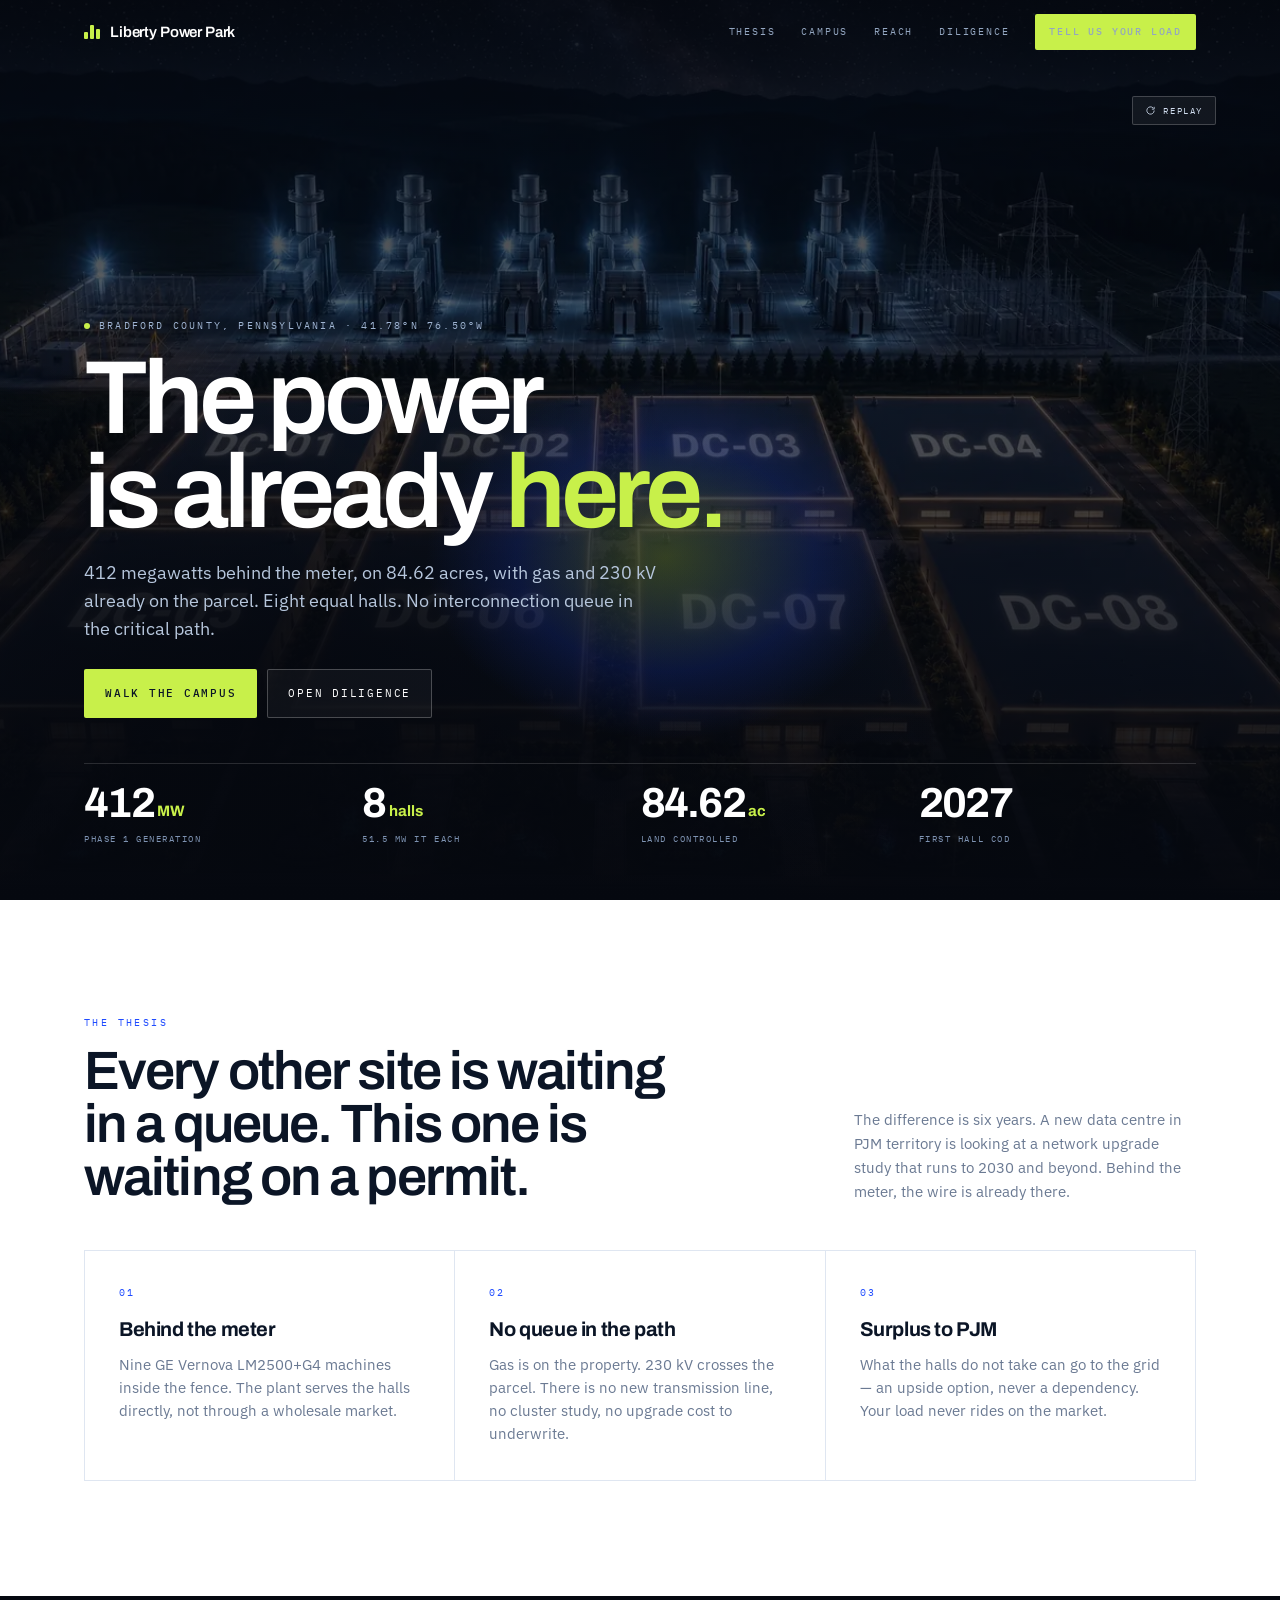
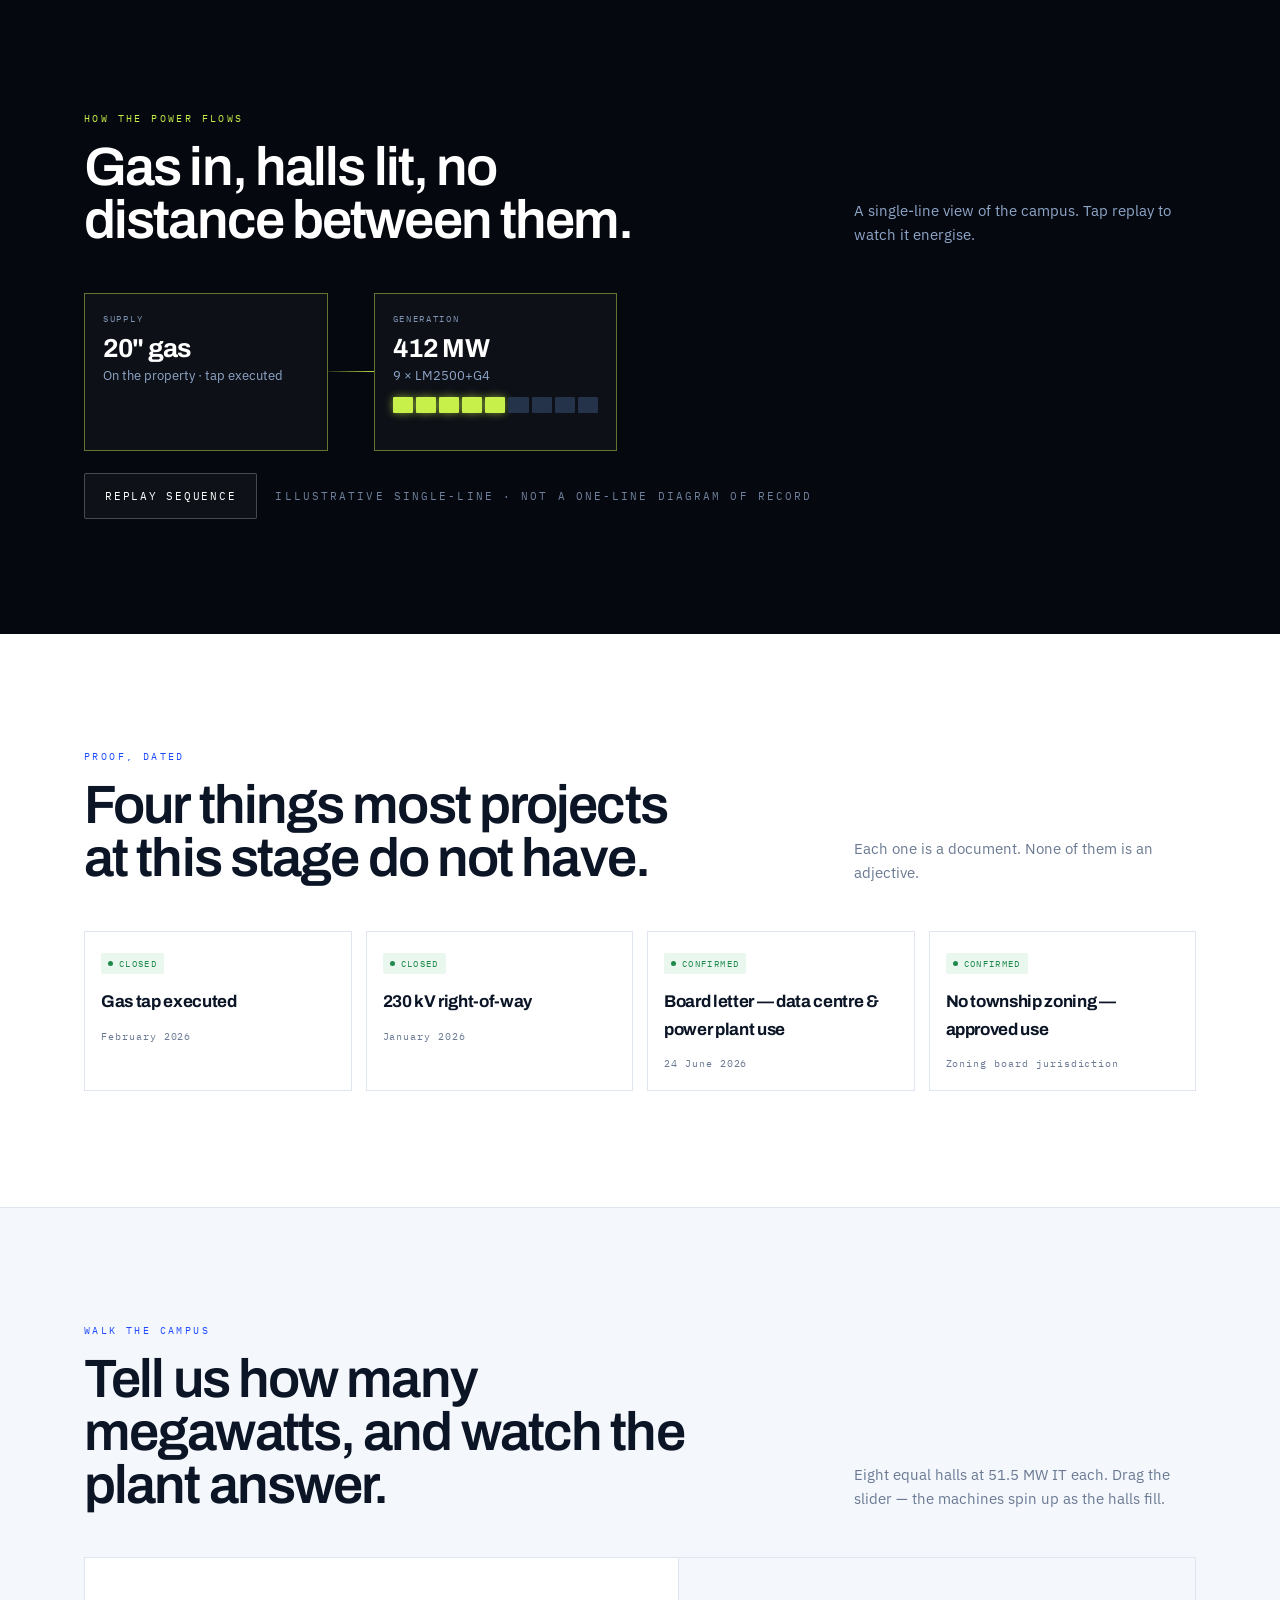
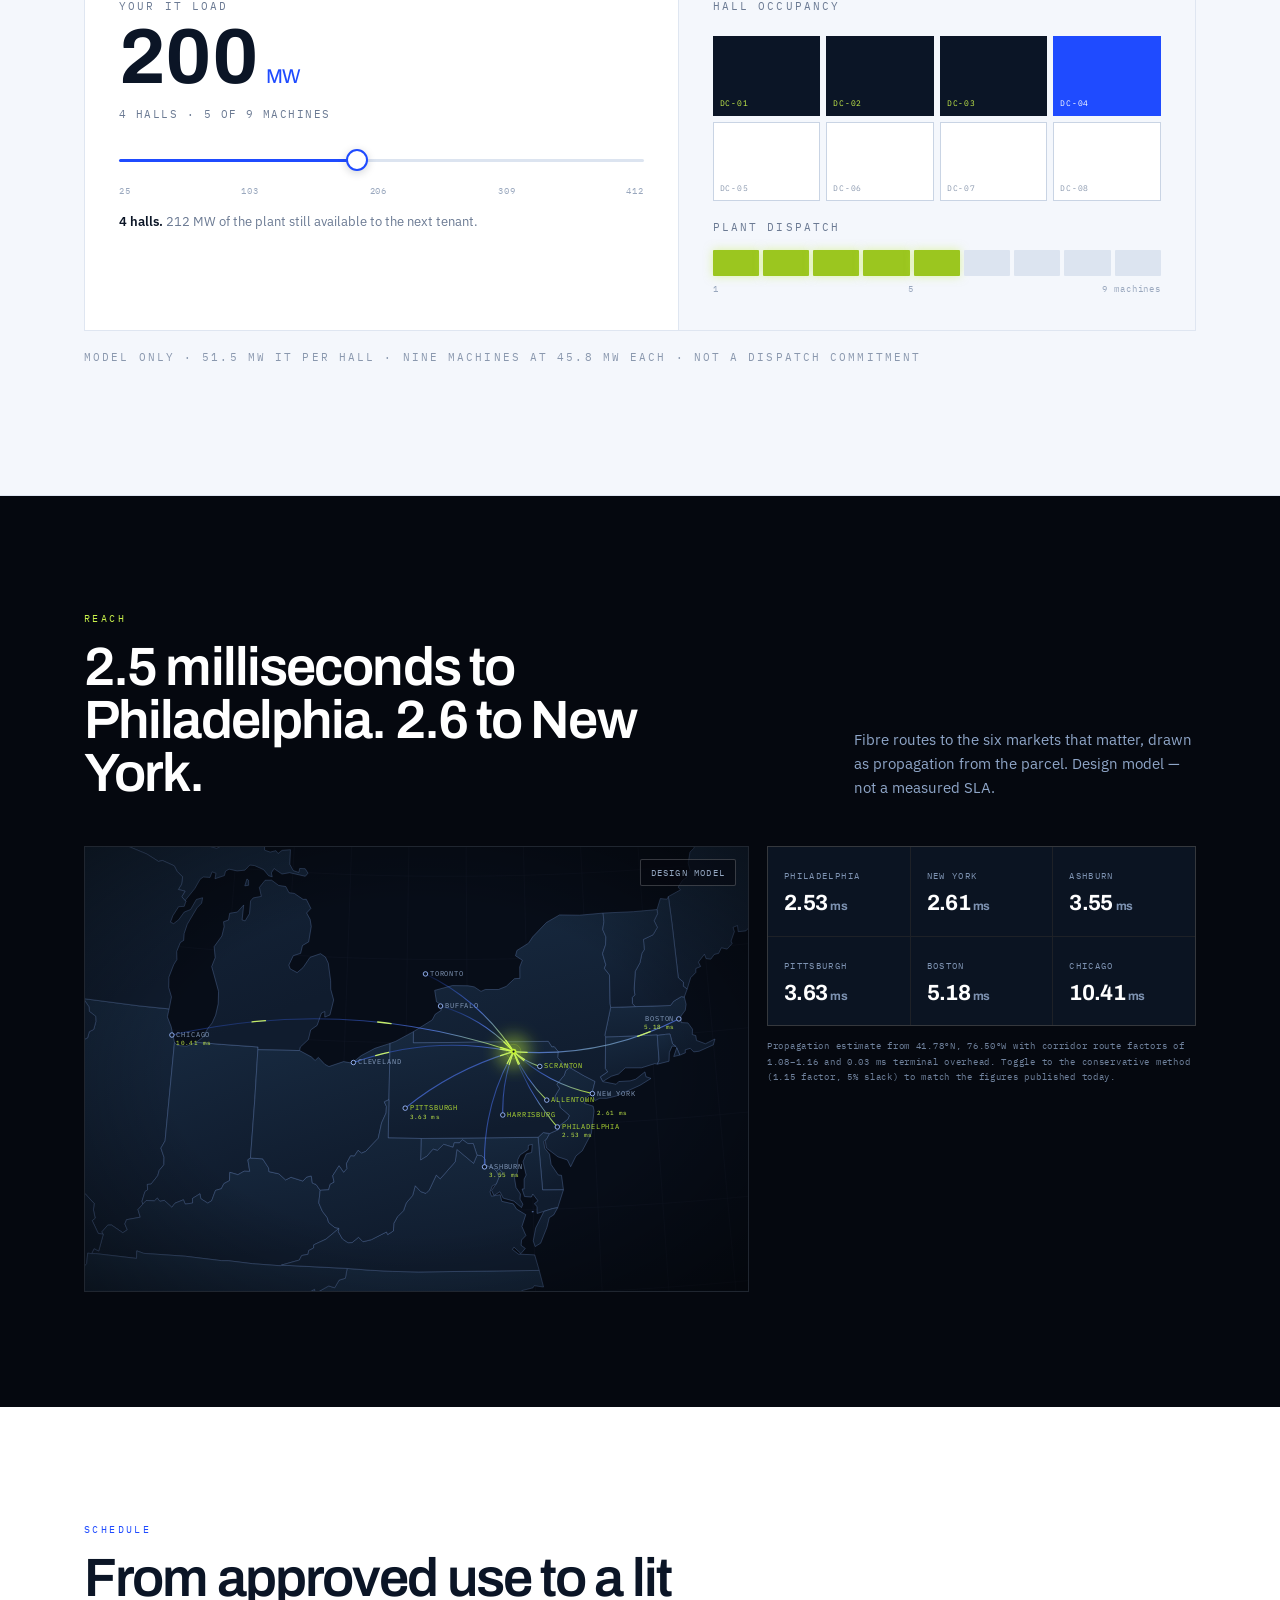
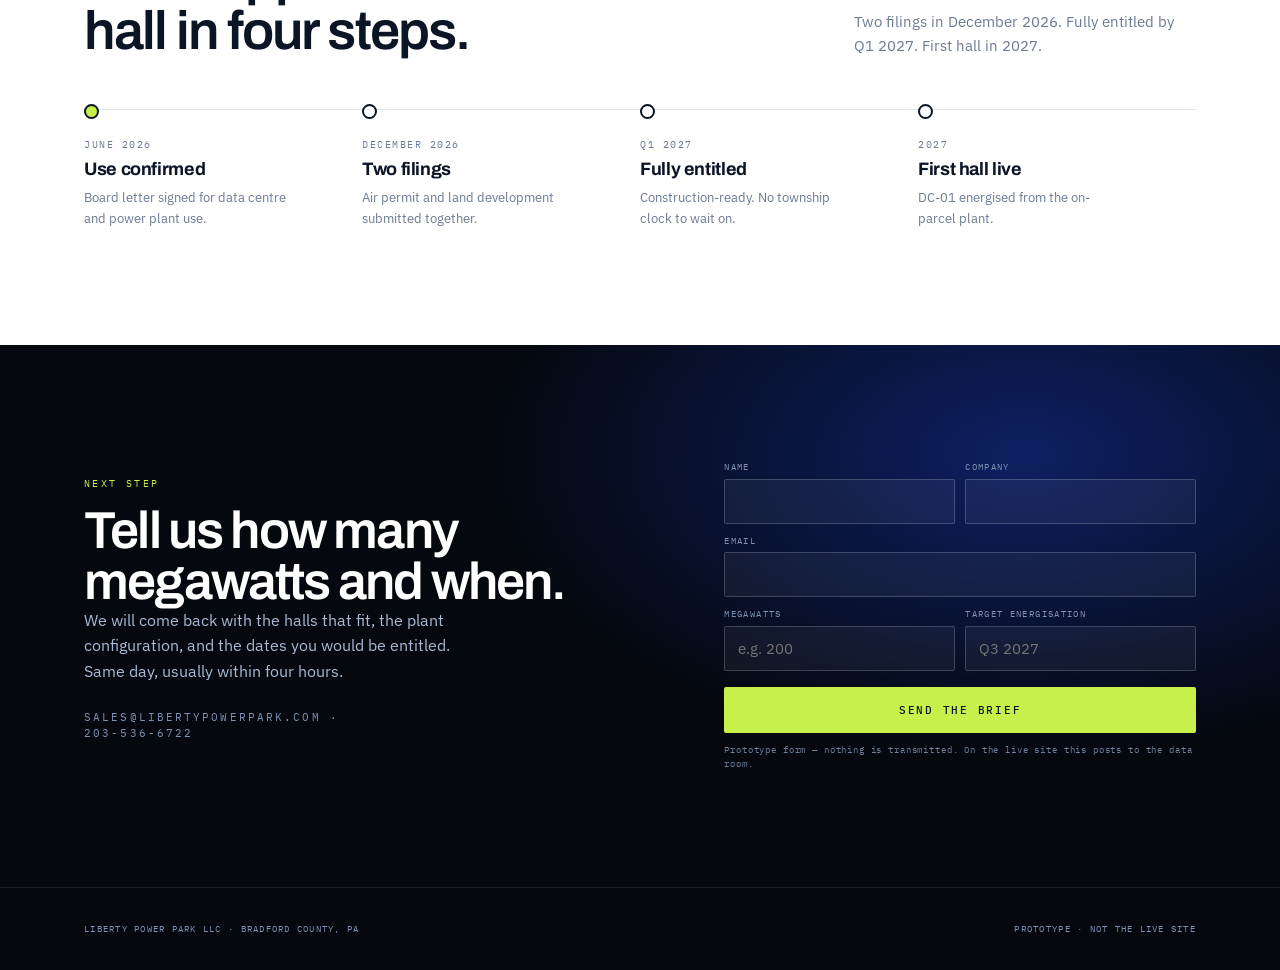
<file: index.html>
<!doctype html>
<html lang="en">
<head>
<meta charset="utf-8">
<meta name="viewport" content="width=device-width,initial-scale=1,viewport-fit=cover">
<meta name="theme-color" content="#05080F">
<title>Liberty Power Park — 412 MW behind the meter in Pennsylvania</title>
<meta name="description" content="412 MW behind the meter on 84.62 acres in Bradford County, Pennsylvania. Gas and 230 kV already on the parcel. Eight 40,000 SF halls. First hall 2027.">
<link rel="preload" href="fonts/archivo-600-normal.woff2" as="font" type="font/woff2" crossorigin>
<link rel="stylesheet" href="fonts.css">
<link rel="stylesheet" href="style.css">
<link rel="icon" href="favicon.svg" type="image/svg+xml">
<link rel="apple-touch-icon" href="favicon.png">
<link rel="canonical" href="https://liberty-power-park.pages.dev/">
<meta property="og:type" content="website">
<meta property="og:site_name" content="Liberty Power Park">
<meta property="og:title" content="The power is already here — Liberty Power Park">
<meta property="og:description" content="412 MW behind the meter on 84.62 acres in Bradford County, Pennsylvania. Gas and 230 kV already on the parcel. Eight 51.5 MW halls. First hall 2027.">
<meta property="og:url" content="https://liberty-power-park.pages.dev/">
<meta property="og:image" content="https://liberty-power-park.pages.dev/assets/og.jpg">
<meta property="og:image:width" content="1200">
<meta property="og:image:height" content="630">
<meta name="twitter:card" content="summary_large_image">
<meta name="twitter:title" content="The power is already here — Liberty Power Park">
<meta name="twitter:description" content="412 MW behind the meter on 84.62 acres in Bradford County, Pennsylvania. Gas and 230 kV already on the parcel. Eight 51.5 MW halls. First hall 2027.">
<meta name="twitter:image" content="https://liberty-power-park.pages.dev/assets/og.jpg">

</head>
<body>

<header class="nav" id="nav">
  <div class="nav-in">
    <a class="brand" href="/"><span class="mark"><i></i><i></i><i></i></span>Liberty Power Park</a>
    <nav class="nav-links" id="navlinks">
      <a href="#flow">Thesis</a>
      <a href="#load">Campus</a>
      <a href="#reach">Reach</a>
      <a href="/diligence">Diligence</a>
      <a class="nav-cta" href="#ask">Tell us your load</a>
    </nav>
    <button class="burger" id="burger" aria-label="Menu" aria-expanded="false"><span></span><span></span><span></span></button>
  </div>
</header>

<!-- ================= HERO ================= -->
<section class="hero">
  <div class="hero-bg" id="heroBg" style="background-image:url('assets/hero.webp')"></div>
  <div class="hero-grad"></div>
  <div class="plant-glow" id="plantGlow"></div>
  <div class="scan" id="scan"></div>
  <button class="replay" id="replay" type="button" aria-label="Replay the energise sequence">
    <svg viewBox="0 0 24 24"><path d="M20 12a8 8 0 1 1-2.3-5.6M20 4v5h-5"/></svg>Replay
  </button>

  <div class="hero-in">
    <span class="eyebrow"><i class="dot"></i>Bradford County, Pennsylvania · 41.78°N 76.50°W</span>
    <h1>The power<br>is already <em>here.</em></h1>
    <p class="hero-sub">412 megawatts behind the meter, on 84.62 acres, with gas and 230 kV already on the parcel. Eight equal halls. No interconnection queue in the critical path.</p>
    <div class="hero-actions">
      <a class="btn btn-p" href="#load">Walk the campus</a>
      <a class="btn btn-g" href="/diligence">Open diligence</a>
    </div>
    <div class="hero-kpi">
      <div><b><span data-count="412">0</span><i>MW</i></b><span>Phase 1 generation</span></div>
      <div><b><span data-count="8">0</span><i>halls</i></b><span>51.5 MW IT each</span></div>
      <div><b><span data-count="84.62" data-dec="2">0</span><i>ac</i></b><span>Land controlled</span></div>
      <div><b><span data-count="2027">0</span></b><span>First hall COD</span></div>
    </div>
  </div>
</section>

<!-- ================= THESIS ================= -->
<section class="sec" id="thesis">
  <div class="wrap">
    <div class="sec-head rv">
      <div>
        <span class="kicker">The thesis</span>
        <h2>Every other site is waiting in a queue. This one is waiting on a permit.</h2>
      </div>
      <p>The difference is six years. A new data centre in PJM territory is looking at a network upgrade study that runs to 2030 and beyond. Behind the meter, the wire is already there.</p>
    </div>
    <div class="thesis rv">
      <article>
        <span class="n">01</span>
        <b>Behind the meter</b>
        <p>Nine GE Vernova LM2500+G4 machines inside the fence. The plant serves the halls directly, not through a wholesale market.</p>
      </article>
      <article>
        <span class="n">02</span>
        <b>No queue in the path</b>
        <p>Gas is on the property. 230 kV crosses the parcel. There is no new transmission line, no cluster study, no upgrade cost to underwrite.</p>
      </article>
      <article>
        <span class="n">03</span>
        <b>Surplus to PJM</b>
        <p>What the halls do not take can go to the grid — an upside option, never a dependency. Your load never rides on the market.</p>
      </article>
    </div>
  </div>
</section>

<!-- ================= FLOW ================= -->
<section class="sec dark" id="flow">
  <div class="wrap">
    <div class="sec-head rv">
      <div>
        <span class="kicker" style="color:var(--lime)">How the power flows</span>
        <h2>Gas in, halls lit, no distance between them.</h2>
      </div>
      <p style="color:#8FA6C8">A single-line view of the campus. Tap replay to watch it energise.</p>
    </div>

    <div class="flow" id="flowstrip">
      <div class="fl-step" data-step="1">
        <span class="fl-k">Supply</span>
        <b>20" gas</b>
        <span class="fl-s">On the property · tap executed</span>
      </div>
      <div class="fl-link"><i></i></div>
      <div class="fl-step" data-step="2">
        <span class="fl-k">Generation</span>
        <b>412 MW</b>
        <span class="fl-s">9 × LM2500+G4</span>
        <div class="fl-units" id="flUnits"></div>
      </div>
      <div class="fl-link"><i></i></div>
      <div class="fl-step" data-step="3">
        <span class="fl-k">Distribution</span>
        <b>8 halls</b>
        <span class="fl-s">51.5 MW IT each</span>
        <div class="fl-halls" id="flHalls"></div>
      </div>
      <div class="fl-link dashed"><i></i></div>
      <div class="fl-step" data-step="4">
        <span class="fl-k">Optional</span>
        <b>PJM</b>
        <span class="fl-s">Surplus only</span>
      </div>
    </div>

    <div class="flow-foot">
      <button class="btn btn-g" id="flowReplay" type="button">Replay sequence</button>
      <span class="mono" style="color:#6F819C">Illustrative single-line · not a one-line diagram of record</span>
    </div>
  </div>
</section>

<!-- ================= PROOF ================= -->
<section class="sec" id="proof">
  <div class="wrap">
    <div class="sec-head rv">
      <div>
        <span class="kicker">Proof, dated</span>
        <h2>Four things most projects at this stage do not have.</h2>
      </div>
      <p>Each one is a document. None of them is an adjective.</p>
    </div>
    <div class="proof">
      <article class="rv">
        <span class="st"><i></i>Closed</span>
        <b>Gas tap executed</b>
        <span class="date">February 2026</span>
      </article>
      <article class="rv">
        <span class="st"><i></i>Closed</span>
        <b>230 kV right-of-way</b>
        <span class="date">January 2026</span>
      </article>
      <article class="rv">
        <span class="st"><i></i>Confirmed</span>
        <b>Board letter — data centre &amp; power plant use</b>
        <span class="date">24 June 2026</span>
      </article>
      <article class="rv">
        <span class="st"><i></i>Confirmed</span>
        <b>No township zoning — approved use</b>
        <span class="date">Zoning board jurisdiction</span>
      </article>
    </div>
  </div>
</section>

<!-- ================= CAMPUS / LOAD ================= -->
<section class="sec" id="load" style="background:var(--mist);border-top:1px solid var(--line);border-bottom:1px solid var(--line)">
  <div class="wrap">
    <div class="sec-head rv">
      <div>
        <span class="kicker">Walk the campus</span>
        <h2>Tell us how many megawatts, and watch the plant answer.</h2>
      </div>
      <p>Eight equal halls at 51.5 MW IT each. Drag the slider — the machines spin up as the halls fill.</p>
    </div>

    <div class="load rv">
      <div class="load-top">
        <div class="load-left">
          <span class="mono">Your IT load</span>
          <div class="load-read"><b id="load-mw">206</b><span>MW</span></div>
          <div class="load-line" id="load-line">4 halls · 5 of 9 machines</div>
          <input type="range" id="loadinput" min="25" max="412" step="25" value="206" aria-label="IT load in megawatts">
          <div class="ticks"><span>25</span><span>103</span><span>206</span><span>309</span><span>412</span></div>
          <p class="load-note" id="load-note"></p>
        </div>
        <div class="load-right">
          <span class="mono">Hall occupancy</span>
          <div class="halls" id="halls">
            <div class="hall"><span>DC-01</span></div><div class="hall"><span>DC-02</span></div>
            <div class="hall"><span>DC-03</span></div><div class="hall"><span>DC-04</span></div>
            <div class="hall"><span>DC-05</span></div><div class="hall"><span>DC-06</span></div>
            <div class="hall"><span>DC-07</span></div><div class="hall"><span>DC-08</span></div>
          </div>
          <span class="mono" style="display:block;margin-top:18px">Plant dispatch</span>
          <div class="gen" id="gen"><i></i><i></i><i></i><i></i><i></i><i></i><i></i><i></i><i></i></div>
          <div class="ticks" style="margin-top:6px"><span>1</span><span>5</span><span>9 machines</span></div>
        </div>
      </div>
    </div>

    <p class="mono" style="margin-top:18px;color:#8A98AE">Model only · 51.5 MW IT per hall · nine machines at 45.8 MW each · not a dispatch commitment</p>
  </div>
</section>

<!-- ================= REACH ================= -->
<section class="sec dark" id="reach">
  <div class="wrap">
    <div class="sec-head rv">
      <div>
        <span class="kicker" style="color:var(--lime)">Reach</span>
        <h2>2.5 milliseconds to Philadelphia. 2.6 to New York.</h2>
      </div>
      <p style="color:#8FA6C8">Fibre routes to the six markets that matter, drawn as propagation from the parcel. Design model — not a measured SLA.</p>
    </div>

    <div class="reach-grid rv">
      <div class="map-shell" id="reachmap">
        <div class="map-tools">
          <button class="tog" id="lat-mode" aria-pressed="false" type="button">Design model</button>
        </div>
        <svg style="width:100%;height:auto;display:block" xmlns="http://www.w3.org/2000/svg" viewBox="0 0 1180 790" width="1180" height="790">
<defs>
<linearGradient id="landfill" x1="0" y1="0" x2=".3" y2="1">
  <stop offset="0" stop-color="#17293F"/><stop offset="1" stop-color="#101C2E"/>
</linearGradient>
<radialGradient id="lppglow" cx=".5" cy=".5" r=".5">
  <stop offset="0" stop-color="#C4F135" stop-opacity=".6"/><stop offset="1" stop-color="#C4F135" stop-opacity="0"/>
</radialGradient>
<radialGradient id="mapvig" cx=".5" cy=".5" r=".75">
  <stop offset=".5" stop-color="#000" stop-opacity="0"/><stop offset="1" stop-color="#000" stop-opacity=".55"/>
</radialGradient>
<filter id="blur9"><feGaussianBlur stdDeviation="9"/></filter>
<linearGradient id="arcline" x1="0" y1="0" x2="1" y2="1">
  <stop offset="0" stop-color="#2B5CFF" stop-opacity=".12"/>
  <stop offset=".55" stop-color="#5B84FF" stop-opacity=".7"/>
  <stop offset="1" stop-color="#C4F135" stop-opacity=".95"/>
</linearGradient>
</defs>
<rect width="1180" height="790" fill="#070D18"/>
<path d="M-35.6,830.6 L-26.6,756.5 L-17.7,682.4 L-8.8,608.2 L0.2,534.1 L9.1,459.9 L18.0,385.8 L27.0,311.8 L35.9,237.9 L44.8,164.1 L53.6,90.5 L62.5,17.0 L71.3,-56.2 L80.1,-129.2 M83.9,843.8 L91.3,769.5 L98.6,695.2 L106.0,620.8 L113.4,546.5 L120.8,472.2 L128.1,397.9 L135.5,323.7 L142.8,249.7 L150.2,175.7 L157.5,101.9 L164.8,28.3 L172.1,-45.1 L179.3,-118.3 M203.6,854.4 L209.4,780.0 L215.2,705.5 L221.0,631.0 L226.8,556.6 L232.6,482.1 L238.4,407.7 L244.2,333.4 L250.0,259.2 L255.8,185.1 L261.6,111.1 L267.3,37.4 L273.1,-36.2 L278.8,-109.5 M323.5,862.5 L327.7,787.9 L332.0,713.4 L336.2,638.8 L340.4,564.2 L344.7,489.7 L348.9,415.2 L353.2,340.7 L357.4,266.4 L361.6,192.2 L365.8,118.1 L370.0,44.3 L374.2,-29.3 L378.4,-102.7 M443.5,868.0 L446.2,793.4 L448.9,718.8 L451.5,644.1 L454.2,569.5 L456.9,494.9 L459.5,420.3 L462.2,345.8 L464.9,271.4 L467.5,197.1 L470.2,123.0 L472.8,49.1 L475.5,-24.7 L478.1,-98.1 M563.7,871.1 L564.8,796.4 L565.9,721.7 L567.0,647.1 L568.1,572.4 L569.2,497.7 L570.3,423.1 L571.3,348.5 L572.4,274.1 L573.5,199.8 L574.6,125.6 L575.7,51.7 L576.8,-22.1 L577.9,-95.6 M683.8,871.6 L683.3,796.9 L682.9,722.2 L682.4,647.5 L681.9,572.8 L681.5,498.2 L681.0,423.5 L680.5,349.0 L680.0,274.5 L679.6,200.2 L679.1,126.1 L678.6,52.1 L678.2,-21.7 L677.7,-95.2 M804.0,869.5 L801.9,794.9 L799.9,720.3 L797.8,645.6 L795.8,570.9 L793.8,496.3 L791.7,421.7 L789.7,347.2 L787.6,272.7 L785.6,198.4 L783.6,124.3 L781.6,50.4 L779.5,-23.4 L777.5,-96.9 M924.1,865.0 L920.4,790.4 L916.8,715.8 L913.2,641.2 L909.6,566.6 L906.0,492.0 L902.4,417.5 L898.8,343.0 L895.2,268.7 L891.6,194.4 L888.0,120.3 L884.4,46.5 L880.8,-27.2 L877.3,-100.6 M1044.0,857.9 L1038.8,783.4 L1033.7,708.9 L1028.5,634.4 L1023.3,559.9 L1018.1,485.4 L1012.9,411.0 L1007.8,336.6 L1002.6,262.3 L997.4,188.2 L992.3,114.2 L987.1,40.4 L982.0,-33.2 L976.9,-106.5 M1163.8,848.3 L1157.1,774.0 L1150.3,699.6 L1143.6,625.2 L1136.8,550.8 L1130.1,476.4 L1123.3,402.1 L1116.6,327.9 L1109.8,253.7 L1103.1,179.7 L1096.4,105.8 L1089.7,32.2 L1083.1,-41.3 L1076.4,-114.5 M1283.4,836.2 L1275.0,762.0 L1266.7,687.8 L1258.4,613.6 L1250.1,539.3 L1241.8,465.1 L1233.5,391.0 L1225.2,316.9 L1216.9,242.9 L1208.6,169.0 L1200.4,95.3 L1192.1,21.8 L1183.9,-51.5 L1175.8,-124.6 M-144.2,741.1 L-85.5,749.1 L-26.6,756.5 L32.3,763.3 L91.3,769.5 L150.3,775.0 L209.4,780.0 L268.5,784.3 L327.7,787.9 L386.9,791.0 L446.2,793.4 L505.5,795.2 L564.8,796.4 L624.0,797.0 L683.3,796.9 L742.6,796.2 L801.9,794.9 L861.2,793.0 L920.4,790.4 L979.7,787.3 L1038.8,783.4 L1098.0,779.0 L1157.1,774.0 L1216.1,768.3 L1275.0,762.0 L1333.9,755.1 L1392.8,747.6 M-123.2,593.2 L-66.0,601.0 L-8.8,608.2 L48.6,614.8 L106.0,620.8 L163.5,626.2 L221.0,631.0 L278.6,635.2 L336.2,638.8 L393.9,641.8 L451.5,644.1 L509.2,645.9 L567.0,647.1 L624.7,647.6 L682.4,647.5 L740.1,646.9 L797.8,645.6 L855.5,643.7 L913.2,641.2 L970.9,638.1 L1028.5,634.4 L1086.0,630.1 L1143.6,625.2 L1201.0,619.7 L1258.4,613.6 L1315.8,606.8 L1373.0,599.5 M-102.2,445.3 L-46.6,452.9 L9.1,459.9 L64.9,466.4 L120.8,472.2 L176.7,477.4 L232.6,482.1 L288.6,486.2 L344.7,489.7 L400.8,492.6 L456.9,494.9 L513.0,496.6 L569.2,497.7 L625.3,498.2 L681.5,498.2 L737.6,497.5 L793.8,496.3 L849.9,494.4 L906.0,492.0 L962.1,489.0 L1018.1,485.4 L1074.1,481.2 L1130.1,476.4 L1186.0,471.1 L1241.8,465.1 L1297.6,458.6 L1353.3,451.4 M-81.3,297.6 L-27.2,305.0 L27.0,311.8 L81.2,318.1 L135.5,323.7 L189.8,328.8 L244.2,333.4 L298.7,337.3 L353.2,340.7 L407.7,343.5 L462.2,345.8 L516.8,347.4 L571.3,348.5 L625.9,349.1 L680.5,349.0 L735.1,348.4 L789.7,347.2 L844.2,345.4 L898.8,343.0 L953.3,340.1 L1007.8,336.6 L1062.2,332.5 L1116.6,327.9 L1170.9,322.7 L1225.2,316.9 L1279.4,310.5 L1333.5,303.6 M-60.4,150.3 L-7.8,157.5 L44.8,164.1 L97.4,170.2 L150.2,175.7 L203.0,180.7 L255.8,185.1 L308.7,188.9 L361.6,192.2 L414.6,194.9 L467.5,197.1 L520.5,198.7 L573.5,199.8 L626.6,200.3 L679.6,200.2 L732.6,199.6 L785.6,198.4 L838.6,196.7 L891.6,194.4 L944.5,191.6 L997.4,188.2 L1050.3,184.2 L1103.1,179.7 L1155.9,174.6 L1208.6,169.0 L1261.3,162.8 L1313.9,156.1 M-39.6,3.7 L11.4,10.6 L62.5,17.0 L113.6,22.9 L164.8,28.3 L216.0,33.1 L267.3,37.4 L318.7,41.1 L370.0,44.3 L421.4,46.9 L472.8,49.1 L524.3,50.6 L575.7,51.7 L627.2,52.1 L678.6,52.1 L730.1,51.5 L781.6,50.4 L833.0,48.7 L884.4,46.5 L935.8,43.7 L987.1,40.4 L1038.5,36.6 L1089.7,32.2 L1141.0,27.3 L1192.1,21.8 L1243.3,15.8 L1294.3,9.3" fill="none" stroke="#8FA6C8" stroke-opacity=".06" stroke-width="1"/>
<g fill="url(#landfill)" stroke="#5A76A8" stroke-opacity=".8" stroke-width=".9">
<path d="M122.2,847.3 L227.1,857.3 L233.0,922.0 L241.4,1017.1 L247.1,1038.3 L253.0,1050.6 L249.8,1057.7 L256.7,1062.7 L245.5,1071.3 L245.2,1080.7 L238.9,1092.9 L243.5,1115.6 L237.7,1134.8 L243.2,1155.5 L212.1,1153.8 L79.6,1142.7 L76.6,1152.2 L89.5,1167.7 L85.9,1179.6 L90.2,1186.1 L79.8,1196.1 L70.9,1197.7 L56.1,1184.1 L56.1,1165.7 L51.5,1163.2 L44.2,1176.4 L40.8,1189.5 L24.9,1184.2 L31.8,1070.9 L60.4,931.6 L77.2,851.2 L71.7,842.9 L122.2,847.3Z"/>
<path d="M-1591.5,-1248.7 L-1584.1,-1257.8 L-1579.7,-1246.9 L-1587.3,-1237.5 L-1596.2,-1244.9 L-1591.5,-1248.7Z M-1588.7,-1272.4 L-1586.2,-1260.9 L-1596.7,-1252.9 L-1597.5,-1258.4 L-1588.7,-1272.4Z M-1593.2,-1359.1 L-1583.6,-1354.7 L-1581.2,-1350.0 L-1587.9,-1342.1 L-1597.0,-1345.2 L-1600.6,-1355.2 L-1593.2,-1359.1Z M-1619.2,-1368.6 L-1604.6,-1356.4 L-1607.8,-1342.6 L-1599.9,-1319.8 L-1599.3,-1308.6 L-1603.0,-1301.9 L-1600.0,-1298.1 L-1604.7,-1289.3 L-1603.5,-1276.7 L-1607.4,-1268.7 L-1601.7,-1268.3 L-1603.5,-1261.3 L-1617.2,-1237.6 L-1623.2,-1234.0 L-1633.2,-1241.7 L-1628.6,-1255.3 L-1633.0,-1256.7 L-1635.0,-1270.3 L-1639.1,-1268.8 L-1643.6,-1275.8 L-1648.2,-1266.4 L-1640.8,-1264.9 L-1639.0,-1259.1 L-1648.5,-1248.3 L-1654.9,-1254.2 L-1656.0,-1276.5 L-1654.1,-1286.2 L-1648.2,-1293.9 L-1657.2,-1298.8 L-1653.2,-1305.0 L-1646.3,-1301.4 L-1636.2,-1302.6 L-1632.8,-1314.1 L-1639.3,-1321.1 L-1630.5,-1337.3 L-1628.3,-1346.8 L-1637.1,-1344.8 L-1633.4,-1354.7 L-1625.3,-1355.3 L-1623.2,-1368.1 L-1619.2,-1368.6Z M-1654.7,-1325.7 L-1650.2,-1317.2 L-1642.2,-1318.8 L-1638.8,-1313.4 L-1649.5,-1308.0 L-1655.7,-1315.8 L-1654.7,-1325.7Z M-1608.4,-1409.7 L-1609.8,-1418.8 L-1601.4,-1418.7 L-1585.4,-1400.5 L-1576.4,-1395.2 L-1577.2,-1380.4 L-1571.6,-1364.2 L-1577.1,-1358.2 L-1585.4,-1358.5 L-1592.5,-1365.4 L-1601.0,-1365.0 L-1607.4,-1372.8 L-1617.8,-1375.9 L-1610.7,-1390.8 L-1604.0,-1399.2 L-1610.4,-1403.8 L-1608.4,-1409.7Z M-1633.1,-1388.7 L-1635.1,-1396.4 L-1634.2,-1409.5 L-1629.9,-1417.1 L-1623.3,-1417.7 L-1621.0,-1411.2 L-1616.1,-1416.6 L-1608.7,-1396.8 L-1614.0,-1385.7 L-1619.8,-1387.7 L-1630.5,-1378.3 L-1629.0,-1372.8 L-1642.2,-1362.3 L-1645.9,-1368.9 L-1652.2,-1361.1 L-1653.1,-1367.7 L-1644.5,-1385.3 L-1633.1,-1388.7Z M-1659.6,-1389.9 L-1665.2,-1384.0 L-1667.6,-1391.1 L-1663.9,-1425.8 L-1667.2,-1439.0 L-1660.2,-1443.0 L-1653.7,-1459.6 L-1655.2,-1477.5 L-1638.0,-1482.2 L-1637.0,-1474.7 L-1631.1,-1465.3 L-1624.0,-1459.5 L-1629.9,-1450.3 L-1642.4,-1415.5 L-1659.6,-1389.9Z M-1588.0,-1502.7 L-1578.9,-1490.4 L-1571.6,-1486.4 L-1574.9,-1482.3 L-1575.1,-1460.0 L-1580.4,-1467.1 L-1585.7,-1463.0 L-1583.5,-1449.8 L-1590.7,-1433.8 L-1600.8,-1435.0 L-1606.7,-1431.7 L-1626.0,-1429.5 L-1629.5,-1432.3 L-1623.7,-1444.4 L-1616.7,-1449.2 L-1611.4,-1459.7 L-1607.7,-1474.5 L-1602.8,-1480.2 L-1595.3,-1497.2 L-1595.5,-1506.9 L-1589.3,-1518.9 L-1588.0,-1502.7Z M-1662.7,-1479.5 L-1657.6,-1476.0 L-1659.4,-1462.1 L-1666.7,-1456.6 L-1675.7,-1460.5 L-1666.9,-1470.9 L-1662.7,-1479.5Z M-1643.3,-1539.1 L-1633.0,-1531.5 L-1622.8,-1531.7 L-1617.5,-1518.2 L-1627.9,-1514.4 L-1627.9,-1510.3 L-1617.2,-1515.3 L-1607.0,-1504.3 L-1604.5,-1493.5 L-1615.9,-1484.9 L-1613.4,-1481.9 L-1619.4,-1464.2 L-1630.2,-1468.3 L-1639.2,-1492.1 L-1647.1,-1479.3 L-1655.9,-1478.1 L-1660.8,-1484.6 L-1659.4,-1495.0 L-1663.0,-1505.3 L-1661.1,-1520.0 L-1664.7,-1529.8 L-1658.1,-1538.5 L-1651.2,-1538.2 L-1644.4,-1544.8 L-1643.3,-1539.1Z M-1914.0,-1921.2 L-1938.1,-1920.0 L-1943.5,-1915.9 L-1956.8,-1921.9 L-1947.8,-1927.6 L-1929.5,-1925.6 L-1914.8,-1928.1 L-1914.0,-1921.2Z M-1912.2,-1953.0 L-1923.0,-1944.1 L-1936.8,-1937.4 L-1939.6,-1946.3 L-1923.7,-1954.0 L-1912.2,-1953.0Z M-1528.9,-2396.7 L-1527.8,-2392.5 L-1516.0,-2378.9 L-1507.9,-2373.8 L-1498.1,-2365.2 L-1488.7,-2354.4 L-1481.6,-2349.9 L-1478.3,-2341.2 L-1470.3,-2327.9 L-1455.9,-2314.2 L-1449.7,-2312.9 L-1438.4,-2305.9 L-1431.6,-2305.2 L-1420.1,-2296.6 L-1421.9,-2294.7 L-1414.4,-2290.5 L-1403.3,-2276.2 L-1398.2,-2263.4 L-1391.5,-2253.9 L-1391.4,-2250.1 L-1383.7,-2243.3 L-1379.2,-2233.3 L-1379.7,-2229.5 L-1373.4,-2228.0 L-1368.9,-2222.0 L-1718.1,-1768.9 L-1706.3,-1753.0 L-1700.8,-1756.1 L-1690.0,-1737.4 L-1674.2,-1738.7 L-1653.7,-1724.8 L-1667.9,-1713.1 L-1666.5,-1704.4 L-1658.6,-1691.3 L-1661.7,-1681.8 L-1648.3,-1628.5 L-1656.0,-1606.2 L-1646.2,-1607.0 L-1625.1,-1605.2 L-1616.5,-1599.7 L-1607.9,-1603.6 L-1601.3,-1613.8 L-1595.4,-1609.7 L-1587.8,-1617.4 L-1575.8,-1612.2 L-1554.8,-1608.9 L-1548.1,-1585.3 L-1555.0,-1578.4 L-1556.6,-1567.9 L-1548.9,-1560.1 L-1545.8,-1540.7 L-1548.8,-1537.8 L-1547.9,-1527.9 L-1538.5,-1511.0 L-1536.3,-1462.9 L-1538.5,-1451.8 L-1536.7,-1438.2 L-1538.3,-1411.5 L-1537.9,-1387.6 L-1546.5,-1383.2 L-1536.6,-1373.4 L-1545.8,-1364.9 L-1539.0,-1354.8 L-1545.3,-1342.1 L-1535.4,-1336.8 L-1524.8,-1313.3 L-1514.8,-1304.0 L-1512.5,-1294.5 L-1507.7,-1289.4 L-1509.7,-1282.6 L-1498.5,-1273.6 L-1499.2,-1264.2 L-1512.8,-1254.1 L-1518.7,-1242.4 L-1524.4,-1220.8 L-1531.3,-1218.7 L-1550.7,-1207.4 L-1571.5,-1203.3 L-1571.4,-1211.9 L-1577.7,-1213.0 L-1573.5,-1227.7 L-1569.3,-1232.3 L-1569.6,-1241.1 L-1556.9,-1242.3 L-1557.9,-1246.1 L-1571.7,-1243.2 L-1573.2,-1251.4 L-1580.4,-1251.8 L-1587.9,-1274.6 L-1573.6,-1285.6 L-1586.5,-1286.9 L-1591.4,-1280.0 L-1595.7,-1290.4 L-1593.0,-1298.3 L-1583.0,-1302.3 L-1580.0,-1310.8 L-1591.2,-1309.3 L-1590.1,-1327.2 L-1596.2,-1327.4 L-1592.0,-1340.2 L-1580.4,-1342.7 L-1573.6,-1338.4 L-1570.1,-1348.3 L-1559.4,-1357.3 L-1565.2,-1360.5 L-1570.6,-1377.5 L-1571.4,-1394.2 L-1585.1,-1414.8 L-1569.7,-1437.6 L-1573.9,-1444.4 L-1566.3,-1452.9 L-1570.9,-1459.5 L-1571.8,-1478.0 L-1570.0,-1486.3 L-1584.2,-1498.8 L-1590.0,-1527.0 L-1571.0,-1570.6 L-1580.4,-1564.0 L-1584.3,-1555.0 L-1587.9,-1535.0 L-1591.3,-1533.7 L-1595.3,-1518.0 L-1601.9,-1510.3 L-1607.3,-1516.7 L-1606.4,-1529.6 L-1612.4,-1535.9 L-1624.0,-1540.2 L-1614.7,-1553.3 L-1613.1,-1568.5 L-1620.9,-1568.9 L-1634.4,-1595.5 L-1638.7,-1593.5 L-1629.4,-1581.6 L-1626.6,-1566.0 L-1623.2,-1563.2 L-1627.1,-1555.1 L-1628.3,-1543.3 L-1643.7,-1546.6 L-1648.6,-1554.6 L-1654.1,-1547.1 L-1659.1,-1559.3 L-1659.1,-1565.6 L-1664.8,-1569.6 L-1672.6,-1591.6 L-1677.1,-1609.5 L-1674.1,-1616.0 L-1674.3,-1629.0 L-1687.3,-1647.6 L-1692.2,-1660.8 L-1703.6,-1680.2 L-1709.4,-1695.2 L-1703.0,-1701.8 L-1701.7,-1697.2 L-1694.5,-1699.2 L-1690.3,-1712.4 L-1681.4,-1714.9 L-1681.6,-1719.2 L-1698.0,-1714.1 L-1720.4,-1719.6 L-1738.5,-1737.5 L-1750.1,-1757.2 L-1746.7,-1762.9 L-1755.4,-1767.8 L-1760.8,-1778.1 L-1776.6,-1796.2 L-1787.0,-1805.0 L-1813.2,-1821.5 L-1823.3,-1826.5 L-1828.0,-1842.6 L-1838.5,-1857.0 L-1838.9,-1864.9 L-1834.1,-1873.7 L-1843.6,-1880.8 L-1852.3,-1876.7 L-1860.8,-1899.1 L-1860.0,-1905.2 L-1882.6,-1912.1 L-1897.9,-1910.4 L-1894.3,-1921.3 L-1887.1,-1922.8 L-1883.4,-1917.6 L-1862.9,-1910.0 L-1861.1,-1916.1 L-1870.3,-1920.2 L-1868.2,-1928.4 L-1874.1,-1935.0 L-1868.2,-1955.3 L-1873.8,-1953.9 L-1884.8,-1960.2 L-1886.1,-1964.7 L-1893.3,-1962.9 L-1903.5,-1974.8 L-1908.5,-1970.1 L-1917.5,-1975.7 L-1919.4,-1980.8 L-1908.6,-1987.6 L-1912.1,-1990.3 L-1926.1,-1985.3 L-1921.7,-1975.6 L-1927.4,-1968.0 L-1929.7,-1956.4 L-1939.6,-1950.6 L-1943.0,-1958.6 L-1948.3,-1956.0 L-1944.1,-1949.3 L-1950.7,-1935.6 L-1960.8,-1940.8 L-1963.4,-1947.0 L-1973.2,-1950.5 L-1974.7,-1956.3 L-1984.4,-1964.6 L-1980.3,-1968.4 L-1987.3,-1969.8 L-1994.5,-1966.9 L-1994.2,-1975.1 L-2005.1,-1973.3 L-2005.7,-1968.3 L-2016.2,-1971.0 L-2022.9,-1976.3 L-2030.2,-1973.5 L-2041.2,-1975.3 L-2044.3,-1981.2 L-2054.5,-1980.7 L-2058.3,-1984.9 L-2077.3,-1982.1 L-2087.3,-1990.1 L-2086.9,-1996.4 L-2098.1,-1995.9 L-2105.2,-2011.5 L-2094.6,-2017.1 L-2084.3,-2012.8 L-2079.9,-2007.5 L-2075.4,-2009.3 L-2060.5,-2007.2 L-2055.1,-2012.2 L-2073.5,-2016.2 L-2079.0,-2029.6 L-2077.3,-2033.6 L-2060.7,-2041.0 L-2044.2,-2041.8 L-2036.1,-2047.6 L-2032.4,-2046.6 L-2024.1,-2053.3 L-2020.2,-2065.6 L-2007.2,-2059.1 L-1976.5,-2052.9 L-1976.3,-2043.8 L-1971.5,-2036.9 L-1958.0,-2033.6 L-1961.7,-2049.4 L-1960.9,-2058.0 L-1969.0,-2064.7 L-1972.2,-2072.2 L-1975.8,-2071.6 L-1988.1,-2076.8 L-1998.5,-2074.3 L-2009.0,-2081.4 L-2025.7,-2083.0 L-2031.4,-2079.0 L-2041.1,-2083.3 L-2048.0,-2079.4 L-2056.4,-2081.0 L-2068.2,-2073.8 L-2084.2,-2077.3 L-2084.3,-2067.6 L-2095.5,-2064.3 L-2106.0,-2072.2 L-2116.2,-2063.6 L-2128.2,-2068.9 L-2127.0,-2075.5 L-2138.6,-2072.5 L-2143.9,-2077.4 L-2148.2,-2071.3 L-2162.7,-2079.6 L-2179.4,-2067.7 L-2167.2,-2053.8 L-2160.8,-2039.5 L-2162.7,-2031.8 L-2174.5,-2028.5 L-2186.2,-2030.8 L-2192.9,-2037.0 L-2197.8,-2033.5 L-2203.6,-2036.2 L-2207.0,-2029.0 L-2219.3,-2025.6 L-2236.2,-2027.9 L-2241.6,-2033.4 L-2249.4,-2036.1 L-2253.9,-2041.8 L-2260.7,-2043.0 L-2263.6,-2037.9 L-2273.1,-2043.4 L-2280.5,-2039.2 L-2281.7,-2048.1 L-2298.9,-2042.7 L-2307.2,-2053.2 L-2312.9,-2046.5 L-2316.7,-2053.9 L-2323.3,-2055.4 L-2331.8,-2047.4 L-2351.2,-2041.6 L-2362.7,-2050.6 L-2376.8,-2053.6 L-2381.5,-2051.9 L-2381.8,-2061.9 L-2403.4,-2059.6 L-2402.1,-2065.5 L-2408.0,-2069.8 L-2416.5,-2064.4 L-2424.2,-2067.3 L-2429.0,-2074.9 L-2441.0,-2073.4 L-2435.1,-2062.3 L-2460.4,-2057.4 L-2491.1,-2081.0 L-2512.7,-2076.1 L-2511.3,-2080.9 L-2501.1,-2087.8 L-2504.6,-2094.7 L-2514.2,-2098.8 L-2518.9,-2096.6 L-2534.7,-2102.5 L-2545.8,-2101.3 L-2542.1,-2107.0 L-2550.4,-2105.0 L-2552.3,-2114.9 L-2571.9,-2119.6 L-2579.4,-2129.1 L-2571.2,-2133.7 L-2567.9,-2143.5 L-2576.6,-2142.5 L-2582.2,-2137.2 L-2610.6,-2134.7 L-2609.8,-2142.7 L-2617.7,-2138.4 L-2623.6,-2148.0 L-2614.0,-2158.2 L-2616.0,-2165.4 L-2621.4,-2164.1 L-2622.3,-2155.5 L-2631.6,-2151.6 L-2641.2,-2155.5 L-2637.1,-2167.6 L-2641.8,-2174.5 L-2646.0,-2173.0 L-2645.5,-2162.6 L-2662.9,-2168.1 L-2658.5,-2158.4 L-2662.0,-2155.3 L-2664.7,-2164.2 L-2679.1,-2167.4 L-2692.8,-2185.1 L-2704.5,-2189.9 L-2708.8,-2187.8 L-2721.0,-2194.5 L-2725.2,-2203.1 L-2716.8,-2213.7 L-2707.7,-2209.0 L-2690.9,-2213.2 L-2684.8,-2206.1 L-2664.2,-2196.9 L-2653.8,-2184.5 L-2657.8,-2173.5 L-2649.2,-2174.5 L-2643.2,-2180.6 L-2634.4,-2175.8 L-2628.1,-2168.0 L-2605.3,-2169.4 L-2583.2,-2168.5 L-2559.7,-2162.9 L-2540.2,-2149.8 L-2536.5,-2140.6 L-2527.4,-2136.4 L-2530.5,-2130.6 L-2539.0,-2130.0 L-2539.5,-2122.3 L-2532.0,-2126.5 L-2524.0,-2118.4 L-2526.0,-2112.5 L-2522.9,-2106.0 L-2517.8,-2110.0 L-2521.0,-2122.5 L-2518.8,-2125.7 L-2500.1,-2131.6 L-2485.6,-2130.5 L-2469.1,-2126.6 L-2448.1,-2115.9 L-2428.2,-2112.2 L-2426.6,-2103.5 L-2421.1,-2100.2 L-2416.9,-2107.4 L-2410.0,-2111.1 L-2390.1,-2112.7 L-2371.6,-2107.3 L-2352.7,-2106.7 L-2347.6,-2112.3 L-2301.4,-2140.4 L-2280.1,-2138.1 L-2273.1,-2147.0 L-2310.9,-2164.7 L-2317.7,-2174.9 L-2314.7,-2181.6 L-2317.0,-2188.7 L-2313.0,-2195.4 L-2319.6,-2197.8 L-2330.8,-2193.0 L-2337.2,-2178.4 L-2347.3,-2180.2 L-2350.4,-2187.1 L-2342.2,-2212.7 L-2339.8,-2227.3 L-2342.9,-2230.9 L-2351.5,-2227.7 L-2355.3,-2229.9 L-2354.0,-2239.2 L-2358.1,-2245.6 L-2351.7,-2255.7 L-2376.1,-2264.3 L-2396.2,-2273.7 L-2401.2,-2271.5 L-2417.4,-2278.7 L-2416.9,-2289.2 L-2406.1,-2289.0 L-2392.9,-2303.3 L-2380.7,-2320.3 L-2367.5,-2317.7 L-2360.0,-2335.1 L-2357.4,-2346.9 L-2350.5,-2360.3 L-2351.5,-2370.7 L-2362.2,-2364.8 L-2370.9,-2371.4 L-2387.5,-2379.6 L-2402.8,-2393.3 L-2409.1,-2402.4 L-2411.9,-2412.3 L-2404.2,-2419.8 L-2406.7,-2428.1 L-2403.1,-2447.2 L-2407.4,-2457.4 L-2402.4,-2477.1 L-2391.5,-2474.9 L-2379.9,-2481.7 L-2386.1,-2485.0 L-2380.1,-2490.8 L-2372.8,-2492.5 L-2372.9,-2502.7 L-2378.6,-2499.4 L-2382.7,-2508.8 L-2374.6,-2516.7 L-2378.2,-2523.6 L-2374.7,-2531.5 L-2367.2,-2537.0 L-2375.2,-2540.5 L-2368.9,-2546.9 L-2361.5,-2540.8 L-2358.2,-2552.9 L-2349.4,-2542.6 L-2339.8,-2550.0 L-2331.4,-2552.3 L-2295.8,-2548.5 L-2286.5,-2549.2 L-2285.4,-2545.5 L-2278.1,-2553.8 L-2257.8,-2557.9 L-2247.0,-2556.1 L-2235.2,-2546.2 L-2230.4,-2535.1 L-2228.8,-2515.3 L-2221.0,-2507.9 L-2203.3,-2503.4 L-2181.2,-2502.2 L-2175.0,-2497.4 L-2177.0,-2493.3 L-2165.3,-2479.3 L-2152.3,-2469.2 L-2130.1,-2469.3 L-2127.0,-2472.0 L-2119.6,-2487.6 L-2113.0,-2494.3 L-2112.6,-2509.1 L-2108.8,-2517.8 L-2103.4,-2507.7 L-2091.1,-2504.2 L-2085.5,-2508.1 L-2084.8,-2526.6 L-2098.8,-2528.0 L-2103.7,-2536.4 L-2113.5,-2539.8 L-2121.0,-2546.7 L-2125.5,-2546.3 L-2137.1,-2551.8 L-2146.4,-2548.7 L-2153.0,-2550.8 L-2146.3,-2559.8 L-2148.9,-2566.8 L-2158.7,-2565.3 L-2157.3,-2570.1 L-2160.8,-2584.2 L-2177.7,-2604.9 L-2194.9,-2615.7 L-2200.2,-2620.8 L-2206.5,-2635.6 L-2220.6,-2661.9 L-2222.3,-2670.3 L-2219.5,-2676.8 L-2211.2,-2679.7 L-2211.9,-2692.4 L-2204.4,-2695.4 L-2197.3,-2692.6 L-2190.7,-2700.1 L-2197.0,-2708.4 L-2200.0,-2716.9 L-2208.4,-2731.6 L-2209.6,-2741.6 L-2213.5,-2755.5 L-2209.1,-2760.2 L-2190.0,-2748.2 L-2163.2,-2735.3 L-2145.6,-2725.5 L-2142.9,-2714.4 L-2137.2,-2705.3 L-2130.5,-2707.3 L-2133.6,-2713.1 L-2129.6,-2716.9 L-2106.7,-2702.3 L-2083.6,-2683.9 L-2073.5,-2672.2 L-2070.1,-2664.2 L-2080.5,-2661.5 L-2084.8,-2656.0 L-2090.7,-2655.4 L-2093.5,-2646.2 L-2086.1,-2639.2 L-2079.1,-2628.4 L-2068.5,-2618.0 L-2068.1,-2612.9 L-2062.5,-2604.9 L-2054.8,-2600.3 L-2050.2,-2589.6 L-2033.2,-2589.8 L-2027.8,-2584.4 L-2026.4,-2578.7 L-2019.0,-2581.6 L-2025.7,-2595.1 L-2037.0,-2604.0 L-2028.6,-2609.2 L-2027.6,-2624.3 L-2032.7,-2635.7 L-2027.8,-2644.4 L-2020.1,-2638.6 L-2019.6,-2623.4 L-2026.8,-2620.3 L-2027.6,-2612.1 L-2024.7,-2598.0 L-2017.3,-2600.3 L-2019.3,-2617.4 L-2002.5,-2623.5 L-2003.4,-2629.1 L-2015.2,-2637.7 L-2023.7,-2649.6 L-2022.8,-2653.1 L-2029.7,-2657.0 L-2043.3,-2685.1 L-2037.9,-2690.2 L-2030.9,-2707.4 L-2030.7,-2716.9 L-2033.9,-2729.1 L-2037.5,-2756.2 L-2039.8,-2768.0 L-2045.4,-2777.3 L-2047.6,-2795.7 L-2052.8,-2811.4 L-2051.7,-2813.1 L-2042.5,-2805.5 L-2032.4,-2806.5 L-2018.4,-2816.6 L-2000.4,-2791.1 L-1974.0,-2763.8 L-1965.5,-2758.0 L-1949.1,-2751.2 L-1929.6,-2747.9 L-1917.7,-2753.7 L-1905.1,-2755.8 L-1889.8,-2751.7 L-1881.1,-2751.8 L-1862.5,-2746.6 L-1863.2,-2742.8 L-1855.4,-2732.1 L-1838.8,-2721.1 L-1826.5,-2715.7 L-1794.1,-2705.8 L-1786.3,-2698.3 L-1787.5,-2695.7 L-1778.7,-2688.8 L-1771.9,-2680.3 L-1756.0,-2666.0 L-1736.2,-2655.8 L-1710.4,-2651.5 L-1702.3,-2647.7 L-1703.3,-2644.6 L-1686.3,-2617.1 L-1687.8,-2612.0 L-1699.8,-2615.8 L-1703.4,-2619.3 L-1709.2,-2613.6 L-1696.2,-2603.8 L-1692.5,-2606.1 L-1684.5,-2603.6 L-1684.5,-2600.3 L-1674.2,-2602.7 L-1669.1,-2585.6 L-1675.5,-2583.1 L-1669.8,-2574.8 L-1668.5,-2568.0 L-1658.1,-2566.1 L-1647.3,-2555.6 L-1639.8,-2550.9 L-1625.6,-2534.0 L-1619.2,-2524.5 L-1631.8,-2519.4 L-1619.3,-2502.7 L-1620.5,-2499.4 L-1609.8,-2481.4 L-1607.9,-2483.2 L-1595.0,-2475.7 L-1585.1,-2466.0 L-1587.0,-2463.7 L-1581.3,-2458.0 L-1572.3,-2455.2 L-1561.7,-2446.2 L-1555.7,-2438.3 L-1548.8,-2426.0 L-1543.7,-2422.5 L-1541.2,-2412.0 L-1535.9,-2410.4 L-1530.9,-2403.5 L-1528.9,-2396.7Z M-2192.4,-1980.5 L-2194.7,-1978.5 L-2201.9,-1992.0 L-2182.1,-1997.1 L-2174.3,-1991.5 L-2158.4,-1998.3 L-2163.3,-1983.2 L-2155.6,-1982.5 L-2152.9,-1968.8 L-2160.4,-1961.1 L-2173.5,-1971.8 L-2182.2,-1973.6 L-2192.4,-1980.5Z M-2246.7,-1987.6 L-2231.7,-1985.3 L-2238.1,-1994.5 L-2232.6,-2000.2 L-2222.5,-1997.4 L-2220.6,-1990.1 L-2225.5,-1983.9 L-2219.2,-1985.0 L-2210.8,-1993.0 L-2208.9,-1983.7 L-2202.6,-1988.0 L-2200.8,-1979.9 L-2194.9,-1974.0 L-2187.4,-1972.3 L-2184.8,-1959.8 L-2198.7,-1945.6 L-2188.0,-1937.1 L-2203.6,-1934.0 L-2211.6,-1949.2 L-2213.3,-1938.8 L-2221.7,-1937.0 L-2225.3,-1945.4 L-2235.0,-1935.9 L-2246.9,-1942.4 L-2253.9,-1941.3 L-2255.8,-1950.8 L-2272.0,-1946.7 L-2277.8,-1950.3 L-2287.4,-1950.9 L-2278.1,-1963.6 L-2291.0,-1964.9 L-2287.8,-1968.7 L-2290.6,-1978.5 L-2281.1,-1988.8 L-2283.1,-1999.0 L-2268.0,-2006.7 L-2248.8,-2001.6 L-2242.0,-1993.6 L-2246.7,-1987.6Z M-2310.2,-1960.1 L-2326.6,-1956.8 L-2327.0,-1960.4 L-2310.2,-1960.1Z M-2377.6,-1962.0 L-2373.3,-1956.4 L-2385.5,-1948.1 L-2392.1,-1957.8 L-2389.8,-1962.7 L-2377.6,-1962.0Z M-2537.2,-2070.9 L-2550.3,-2063.0 L-2568.6,-2065.3 L-2550.0,-2072.7 L-2548.4,-2067.9 L-2537.2,-2070.9Z M-2551.4,-2095.5 L-2546.0,-2089.3 L-2552.0,-2084.4 L-2563.8,-2085.2 L-2564.2,-2094.5 L-2571.3,-2094.5 L-2563.1,-2105.0 L-2558.3,-2105.9 L-2551.4,-2095.5Z M-2621.5,-2137.5 L-2625.6,-2132.8 L-2631.8,-2134.3 L-2629.3,-2141.5 L-2621.5,-2137.5Z M-2177.5,-2512.3 L-2185.9,-2512.8 L-2182.8,-2517.8 L-2177.5,-2512.3Z M-2663.9,-2134.4 L-2659.9,-2125.2 L-2665.0,-2122.3 L-2669.6,-2128.5 L-2663.9,-2134.4Z M-2751.3,-2222.9 L-2755.8,-2215.3 L-2762.8,-2218.7 L-2757.6,-2225.9 L-2751.3,-2222.9Z M-2764.6,-2223.6 L-2779.2,-2229.9 L-2776.7,-2235.6 L-2767.5,-2235.1 L-2764.6,-2223.6Z M-2441.0,-2503.6 L-2433.4,-2497.7 L-2435.9,-2493.2 L-2430.0,-2487.3 L-2428.6,-2478.3 L-2442.7,-2465.5 L-2450.2,-2465.1 L-2459.6,-2471.3 L-2466.2,-2469.1 L-2469.7,-2485.9 L-2474.4,-2491.4 L-2476.0,-2509.5 L-2479.3,-2513.9 L-2480.2,-2524.3 L-2475.0,-2532.1 L-2470.6,-2529.8 L-2463.3,-2516.3 L-2453.5,-2514.7 L-2448.3,-2509.0 L-2442.5,-2509.2 L-2441.0,-2503.6Z M-2790.1,-2240.4 L-2789.9,-2231.1 L-2809.6,-2235.3 L-2811.3,-2233.7 L-2792.0,-2224.2 L-2796.2,-2220.7 L-2806.1,-2222.9 L-2817.1,-2230.3 L-2823.1,-2227.3 L-2836.8,-2233.9 L-2844.2,-2243.1 L-2854.2,-2245.4 L-2867.5,-2253.7 L-2867.1,-2263.6 L-2852.1,-2255.7 L-2850.2,-2251.2 L-2838.3,-2245.6 L-2834.3,-2252.0 L-2824.5,-2251.2 L-2821.5,-2241.4 L-2817.1,-2243.4 L-2822.2,-2252.7 L-2821.5,-2260.3 L-2811.7,-2261.4 L-2797.1,-2250.3 L-2802.6,-2241.5 L-2790.1,-2240.4Z M-2904.4,-2293.1 L-2883.0,-2286.8 L-2877.7,-2289.5 L-2868.3,-2287.9 L-2859.6,-2281.2 L-2859.2,-2274.7 L-2865.6,-2267.5 L-2885.3,-2277.4 L-2903.6,-2277.3 L-2912.7,-2281.3 L-2904.4,-2293.1Z M-2945.3,-2318.3 L-2949.9,-2312.6 L-2957.0,-2322.1 L-2953.9,-2325.9 L-2945.3,-2318.3Z M-2706.1,-2507.1 L-2714.7,-2508.3 L-2710.1,-2512.9 L-2706.1,-2507.1Z M-2981.1,-2345.2 L-2984.9,-2338.9 L-2993.7,-2343.4 L-2988.5,-2348.4 L-2981.1,-2345.2Z M-2387.5,-2803.2 L-2378.1,-2772.7 L-2361.5,-2762.6 L-2357.6,-2755.6 L-2357.2,-2747.1 L-2362.3,-2741.2 L-2356.9,-2726.2 L-2357.2,-2720.0 L-2347.0,-2702.6 L-2342.2,-2691.1 L-2353.7,-2691.0 L-2357.6,-2700.2 L-2365.1,-2707.7 L-2371.6,-2709.6 L-2382.1,-2708.2 L-2379.2,-2719.3 L-2379.4,-2729.9 L-2383.4,-2736.9 L-2380.2,-2743.8 L-2384.3,-2764.6 L-2389.2,-2772.3 L-2403.1,-2779.8 L-2405.8,-2790.7 L-2401.9,-2798.6 L-2387.5,-2803.2Z M-3045.1,-2400.9 L-3051.6,-2395.7 L-3057.8,-2402.3 L-3050.9,-2404.7 L-3045.1,-2400.9Z M-3090.0,-2438.1 L-3089.3,-2431.2 L-3079.5,-2416.8 L-3081.1,-2414.9 L-3095.3,-2430.4 L-3090.0,-2438.1Z M-3099.5,-2470.6 L-3093.6,-2474.6 L-3087.8,-2470.4 L-3088.7,-2458.7 L-3096.2,-2458.1 L-3098.9,-2463.1 L-3104.3,-2457.5 L-3109.7,-2464.7 L-3126.5,-2476.6 L-3130.2,-2487.0 L-3123.9,-2487.3 L-3118.5,-2477.1 L-3099.5,-2470.6Z M-3178.4,-2540.0 L-3173.0,-2533.3 L-3180.7,-2528.6 L-3185.3,-2538.5 L-3201.3,-2544.6 L-3191.8,-2556.3 L-3188.5,-2551.6 L-3179.0,-2556.4 L-3175.1,-2550.6 L-3181.8,-2546.6 L-3178.4,-2540.0Z M-3189.0,-2571.0 L-3189.5,-2564.8 L-3201.8,-2561.7 L-3208.6,-2566.1 L-3202.2,-2570.1 L-3189.0,-2571.0Z M-3213.7,-2609.3 L-3210.0,-2602.2 L-3213.9,-2591.6 L-3226.7,-2593.2 L-3213.7,-2609.3Z M-3336.9,-3015.7 L-3344.8,-3021.6 L-3351.7,-3019.0 L-3385.8,-3084.9 L-3370.1,-3078.4 L-3365.1,-3080.6 L-3336.9,-3015.7Z"/>
<path d="M-1103.2,439.5 L-1236.6,840.3 L-1357.2,798.9 L-1417.0,747.8 L-1545.4,635.5 L-1533.9,622.1 L-1521.5,624.0 L-1515.9,619.2 L-1514.0,605.1 L-1521.6,601.6 L-1515.1,574.3 L-1499.7,569.0 L-1494.0,559.4 L-1489.7,542.3 L-1478.1,532.8 L-1467.3,531.8 L-1456.9,525.3 L-1464.2,511.1 L-1464.6,489.8 L-1469.3,474.8 L-1465.8,466.0 L-1458.7,457.9 L-1454.8,444.5 L-1454.0,429.4 L-1441.1,387.4 L-1419.9,392.8 L-1416.6,403.8 L-1411.0,405.5 L-1400.6,396.0 L-1378.7,340.0 L-1183.8,411.6 L-1103.2,439.5Z"/>
<path d="M-282.9,681.7 L-31.1,718.7 L-27.7,733.5 L-37.8,741.3 L-48.8,754.0 L-10.8,758.6 L-14.4,772.2 L-23.6,775.2 L-26.9,786.3 L-39.4,797.2 L-40.6,815.1 L-48.0,827.4 L-54.2,828.7 L-51.4,835.6 L-61.6,840.1 L-67.4,852.2 L-74.0,854.6 L-74.9,869.3 L-86.3,872.0 L-86.6,876.9 L-100.7,887.4 L-98.1,896.0 L-110.6,906.3 L-123.2,927.7 L-113.8,938.8 L-120.0,944.2 L-118.7,960.0 L-124.7,969.4 L-273.5,946.5 L-299.8,942.2 L-293.4,903.2 L-301.5,898.5 L-314.0,900.2 L-319.1,892.3 L-294.1,763.5 L-291.2,680.3 L-282.9,681.7Z"/>
<path d="M-1699.8,-213.0 L-1658.0,-192.4 L-1592.7,-159.2 L-1541.6,-135.1 L-1595.8,-17.9 L-1635.9,67.6 L-1596.7,159.3 L-1558.8,248.0 L-1528.3,319.4 L-1505.9,371.7 L-1465.8,466.0 L-1469.3,474.8 L-1464.6,489.8 L-1464.2,511.1 L-1456.9,525.3 L-1467.3,531.8 L-1478.1,532.8 L-1489.7,542.3 L-1494.0,559.4 L-1499.7,569.0 L-1515.1,574.3 L-1521.6,601.6 L-1514.0,605.1 L-1515.9,619.2 L-1521.5,624.0 L-1533.9,622.1 L-1612.5,597.6 L-1676.6,577.6 L-1679.6,565.6 L-1673.8,551.3 L-1670.9,532.6 L-1673.7,517.1 L-1684.1,493.0 L-1699.8,467.8 L-1705.9,470.1 L-1713.3,463.6 L-1709.0,457.5 L-1712.6,439.3 L-1727.1,436.4 L-1745.6,416.0 L-1745.2,406.3 L-1756.0,389.2 L-1773.6,381.5 L-1786.0,370.3 L-1805.1,363.6 L-1810.5,350.2 L-1799.5,332.4 L-1801.4,327.9 L-1793.0,315.6 L-1802.5,298.8 L-1796.6,284.9 L-1801.6,281.6 L-1804.7,265.6 L-1809.7,260.0 L-1808.8,251.4 L-1815.8,213.9 L-1821.5,201.1 L-1812.9,178.4 L-1809.7,182.3 L-1799.7,171.2 L-1801.4,155.8 L-1811.4,152.8 L-1818.2,136.2 L-1818.3,125.6 L-1813.4,118.0 L-1814.1,104.4 L-1805.4,86.8 L-1795.7,91.6 L-1787.5,65.0 L-1793.0,65.5 L-1799.9,77.2 L-1811.4,74.6 L-1818.9,59.4 L-1813.0,42.7 L-1814.6,26.3 L-1821.0,13.4 L-1822.2,1.8 L-1828.4,-23.0 L-1823.3,-26.8 L-1818.8,-52.6 L-1809.4,-63.4 L-1804.3,-84.2 L-1807.7,-109.0 L-1814.9,-125.7 L-1811.1,-138.9 L-1783.6,-161.4 L-1776.1,-169.9 L-1774.5,-178.8 L-1759.6,-196.4 L-1754.2,-216.6 L-1757.3,-223.7 L-1747.6,-237.1 L-1699.8,-213.0Z"/>
<path d="M-950.0,174.9 L-834.1,210.8 L-744.7,235.8 L-637.7,263.9 L-656.0,336.5 L-710.2,554.4 L-764.4,540.0 L-840.0,520.1 L-982.2,478.6 L-1013.0,468.6 L-1103.2,439.5 L-1075.8,356.8 L-1074.1,348.7 L-1053.9,288.6 L-1009.5,156.0 L-950.0,174.9Z"/>
<path d="M950.2,337.4 L1018.6,334.1 L1018.6,335.4 L1021.8,379.3 L1019.0,386.5 L1014.1,385.6 L990.4,393.0 L961.6,393.1 L949.8,404.0 L936.7,408.1 L921.4,417.5 L917.1,409.1 L930.2,400.2 L926.0,394.3 L926.6,337.9 L950.2,337.4Z"/>
<path d="M827.1,509.9 L822.2,519.0 L816.5,524.1 L818.1,535.9 L826.8,546.7 L829.6,565.0 L842.4,583.8 L848.1,584.4 L851.6,610.1 L814.5,610.5 L806.4,516.7 L815.7,508.2 L827.1,509.9Z"/>
<path d="M736.9,572.7 L744.2,579.9 L736.8,587.8 L732.3,577.2 L736.9,572.7Z"/>
<path d="M212.1,1153.8 L243.2,1155.5 L250.4,1177.6 L336.9,1187.6 L418.0,1196.9 L420.5,1212.8 L428.2,1212.7 L431.5,1197.8 L429.6,1183.9 L435.7,1178.4 L450.1,1185.0 L467.3,1188.4 L470.2,1220.6 L477.2,1256.9 L494.7,1304.8 L522.3,1356.0 L518.0,1359.5 L518.9,1383.0 L530.6,1409.5 L548.9,1462.6 L552.6,1479.2 L552.0,1496.0 L543.7,1556.6 L537.4,1557.7 L530.4,1576.4 L532.6,1582.5 L519.3,1595.8 L514.2,1592.5 L501.5,1597.9 L479.9,1600.5 L473.8,1592.8 L477.0,1581.6 L462.8,1548.7 L451.2,1542.4 L440.8,1546.4 L433.3,1528.1 L431.6,1513.2 L418.3,1496.2 L415.4,1485.3 L418.2,1469.7 L410.6,1466.6 L412.1,1475.9 L405.1,1478.0 L385.6,1437.4 L377.8,1426.9 L398.8,1398.3 L385.8,1399.4 L376.8,1408.3 L368.8,1393.4 L382.0,1353.6 L385.6,1320.1 L378.1,1311.7 L376.1,1300.7 L363.8,1297.7 L350.2,1279.2 L338.9,1271.4 L338.8,1260.4 L330.9,1255.9 L324.9,1243.4 L301.3,1225.9 L279.7,1228.3 L280.1,1239.7 L273.2,1237.2 L245.7,1249.3 L217.1,1250.6 L218.3,1242.5 L212.4,1232.4 L180.8,1208.0 L157.9,1196.9 L136.9,1192.7 L119.0,1192.8 L79.8,1196.1 L90.2,1186.1 L85.9,1179.6 L89.5,1167.7 L76.6,1152.2 L79.6,1142.7 L212.1,1153.8Z"/>
<path d="M376.9,865.2 L363.3,880.5 L362.0,888.2 L381.3,905.0 L387.7,904.1 L396.2,920.8 L397.9,929.5 L406.9,945.4 L420.5,955.3 L428.0,969.5 L443.9,982.8 L443.0,991.3 L453.3,1005.5 L469.4,1017.5 L473.1,1029.8 L473.3,1045.7 L481.6,1051.3 L491.0,1071.5 L491.0,1084.1 L505.1,1091.0 L489.1,1115.8 L486.0,1128.8 L479.1,1140.0 L478.1,1151.7 L471.1,1156.8 L467.3,1188.4 L450.1,1185.0 L435.7,1178.4 L429.6,1183.9 L431.5,1197.8 L428.2,1212.7 L420.5,1212.8 L418.0,1196.9 L336.9,1187.6 L250.4,1177.6 L243.2,1155.5 L237.7,1134.8 L243.5,1115.6 L238.9,1092.9 L245.2,1080.7 L245.5,1071.3 L256.7,1062.7 L249.8,1057.7 L253.0,1050.6 L247.1,1038.3 L241.4,1017.1 L233.0,922.0 L227.1,857.3 L304.3,862.1 L346.3,864.8 L376.9,865.2Z"/>
<path d="M-4343.7,-92.3 L-4351.4,-109.6 L-4348.8,-115.9 L-4335.5,-125.2 L-4324.2,-153.2 L-4310.8,-152.3 L-4296.8,-155.8 L-4294.4,-165.2 L-4287.0,-170.0 L-4280.7,-148.4 L-4270.6,-127.1 L-4269.0,-109.6 L-4275.8,-103.0 L-4272.6,-77.7 L-4290.4,-78.0 L-4310.3,-90.2 L-4328.0,-95.2 L-4343.7,-92.3Z M-4281.8,-244.4 L-4283.4,-231.7 L-4273.1,-227.0 L-4265.7,-202.5 L-4275.5,-198.0 L-4295.3,-211.5 L-4297.1,-216.3 L-4288.6,-225.8 L-4294.9,-236.5 L-4292.8,-244.7 L-4281.8,-244.4Z M-4291.2,-273.7 L-4301.5,-273.8 L-4312.5,-285.8 L-4303.0,-287.7 L-4291.2,-273.7Z M-4311.5,-348.0 L-4318.9,-330.8 L-4328.8,-327.1 L-4340.1,-337.2 L-4331.8,-358.2 L-4325.6,-351.8 L-4311.5,-348.0Z M-4353.6,-453.0 L-4348.9,-446.5 L-4352.0,-438.6 L-4361.6,-433.3 L-4372.0,-434.9 L-4380.4,-457.2 L-4369.7,-462.9 L-4353.6,-453.0Z"/>
<path d="M-1145.3,-526.2 L-1174.1,-456.9 L-1167.0,-431.8 L-1174.4,-413.1 L-1168.8,-401.2 L-1160.5,-394.4 L-1161.5,-389.1 L-1151.4,-363.7 L-1152.3,-355.4 L-1142.8,-343.3 L-1144.1,-338.6 L-1130.2,-333.5 L-1147.0,-310.7 L-1154.7,-295.0 L-1153.9,-282.5 L-1165.6,-278.4 L-1165.0,-269.9 L-1170.4,-263.3 L-1162.9,-252.1 L-1147.3,-256.8 L-1139.6,-262.5 L-1133.5,-252.3 L-1137.1,-247.2 L-1137.4,-232.1 L-1134.9,-215.0 L-1130.9,-207.9 L-1136.2,-194.7 L-1132.8,-186.9 L-1122.9,-182.2 L-1124.9,-157.4 L-1120.7,-151.4 L-1113.1,-156.0 L-1097.9,-149.8 L-1084.3,-151.7 L-1078.8,-145.8 L-1066.0,-144.6 L-1065.0,-139.9 L-1054.0,-138.9 L-1037.4,-149.3 L-1033.9,-134.3 L-1027.6,-123.8 L-1089.2,49.6 L-1146.7,29.3 L-1242.6,-7.2 L-1393.2,-69.3 L-1339.6,-194.4 L-1323.7,-214.1 L-1325.3,-221.4 L-1334.1,-226.5 L-1333.5,-237.3 L-1313.3,-257.4 L-1307.3,-257.5 L-1298.0,-265.4 L-1296.1,-272.1 L-1287.1,-278.0 L-1279.2,-288.7 L-1260.7,-304.7 L-1260.7,-315.6 L-1269.8,-325.2 L-1271.4,-339.5 L-1266.6,-351.5 L-1267.7,-366.1 L-1264.5,-371.3 L-1226.1,-461.9 L-1189.9,-545.0 L-1145.3,-526.2Z"/>
<path d="M-2.9,269.8 L96.6,282.8 L149.7,288.2 L146.6,302.2 L153.3,319.7 L159.3,347.7 L142.5,523.1 L135.1,535.9 L140.7,552.5 L140.4,565.6 L132.2,575.5 L129.4,585.1 L117.6,600.0 L110.9,600.6 L111.5,610.1 L106.7,613.3 L101.5,630.5 L102.9,635.6 L94.3,645.4 L98.4,658.9 L73.9,663.4 L70.9,670.9 L75.3,681.3 L67.3,686.6 L47.2,672.9 L40.5,673.0 L30.1,685.0 L32.5,689.4 L23.4,687.6 L12.8,665.0 L18.1,660.6 L15.0,645.9 L16.3,634.5 L-0.5,616.4 L-6.9,617.3 L-12.0,606.8 L-27.1,589.7 L-25.3,578.0 L-13.3,560.1 L-14.0,553.0 L-7.4,544.7 L-14.8,538.5 L-26.8,533.7 L-34.1,539.8 L-37.9,534.7 L-38.5,509.9 L-55.2,491.7 L-69.8,470.3 L-73.8,446.7 L-72.3,431.6 L-66.0,421.7 L-63.3,408.5 L-46.8,402.5 L-43.8,391.3 L-35.6,385.0 L-33.0,372.1 L-40.6,360.4 L-35.3,347.9 L-13.6,347.0 L4.5,339.9 L7.7,328.7 L15.5,324.8 L19.3,310.8 L19.0,301.3 L7.7,292.6 L7.2,284.7 L-2.9,269.8Z"/>
<path d="M243.4,351.3 L308.0,355.9 L307.7,360.8 L302.2,449.7 L294.5,553.7 L289.9,556.6 L293.2,577.4 L283.2,577.1 L272.1,583.3 L257.7,579.0 L257.2,593.8 L247.1,599.2 L242.6,608.3 L232.3,611.2 L225.5,629.5 L218.5,633.9 L206.1,626.0 L204.6,617.2 L191.3,625.6 L191.5,633.8 L178.4,635.6 L175.2,627.9 L160.1,634.0 L154.6,641.3 L141.1,628.9 L133.3,630.7 L128.8,624.9 L123.6,629.8 L109.0,629.2 L102.9,635.6 L101.5,630.5 L106.7,613.3 L111.5,610.1 L110.9,600.6 L117.6,600.0 L129.4,585.1 L132.2,575.5 L140.4,565.6 L140.7,552.5 L135.1,535.9 L142.5,523.1 L159.3,347.7 L164.3,353.1 L181.0,354.6 L197.9,347.5 L243.4,351.3Z"/>
<path d="M-32.2,191.6 L-24.0,192.7 L-24.9,203.7 L-18.0,212.0 L-25.6,220.0 L-26.1,236.8 L-23.5,249.1 L-5.5,260.0 L-2.9,269.8 L7.2,284.7 L7.7,292.6 L19.0,301.3 L19.3,310.8 L15.5,324.8 L7.7,328.7 L4.5,339.9 L-13.6,347.0 L-35.3,347.9 L-40.6,360.4 L-33.0,372.1 L-35.6,385.0 L-43.8,391.3 L-46.8,402.5 L-63.3,408.5 L-66.0,421.7 L-71.8,418.5 L-80.9,402.0 L-86.7,401.6 L-165.4,392.0 L-241.1,380.5 L-303.1,368.3 L-307.7,357.5 L-301.2,339.2 L-303.5,321.7 L-299.8,303.3 L-308.1,295.1 L-307.7,284.8 L-302.8,276.6 L-304.0,263.1 L-310.4,256.9 L-313.9,222.2 L-320.7,204.3 L-314.0,194.4 L-309.5,180.3 L-304.5,175.9 L-309.7,167.4 L-305.6,154.9 L-307.3,148.4 L-300.1,148.1 L-32.2,191.6Z"/>
<path d="M-647.9,338.5 L-285.6,415.9 L-281.3,423.7 L-264.4,432.5 L-280.6,451.7 L-274.8,460.2 L-269.0,479.0 L-257.6,484.7 L-285.0,643.6 L-598.9,580.8 L-710.2,554.4 L-656.0,336.5 L-647.9,338.5Z"/>
<path d="M345.0,581.7 L357.2,592.6 L366.6,587.8 L387.9,594.6 L394.5,587.5 L402.7,585.5 L404.7,598.3 L411.2,600.6 L418.6,611.1 L416.1,633.6 L422.4,648.2 L431.1,659.6 L433.7,668.3 L444.5,677.3 L452.0,678.8 L429.0,698.0 L407.1,708.1 L406.9,713.8 L398.0,718.4 L397.1,724.9 L385.7,727.2 L381.5,735.2 L349.5,744.2 L348.4,745.4 L298.3,741.7 L254.7,736.3 L243.1,736.3 L178.5,728.4 L104.6,723.3 L92.1,718.8 L91.7,732.3 L19.0,723.7 L11.8,723.7 L16.1,714.8 L24.4,719.0 L32.5,689.4 L30.1,685.0 L40.5,673.0 L47.2,672.9 L67.3,686.6 L75.3,681.3 L70.9,670.9 L73.9,663.4 L98.4,658.9 L94.3,645.4 L102.9,635.6 L109.0,629.2 L123.6,629.8 L128.8,624.9 L133.3,630.7 L141.1,628.9 L154.6,641.3 L160.1,634.0 L175.2,627.9 L178.4,635.6 L191.5,633.8 L191.3,625.6 L204.6,617.2 L206.1,626.0 L218.5,633.9 L225.5,629.5 L232.3,611.2 L242.6,608.3 L247.1,599.2 L257.2,593.8 L257.7,579.0 L272.1,583.3 L283.2,577.1 L293.2,577.4 L289.9,556.6 L294.5,553.7 L316.2,555.0 L326.8,571.3 L327.3,577.8 L345.0,581.7Z"/>
<path d="M-273.5,946.5 L-124.7,969.4 L-120.1,978.7 L-124.9,981.3 L-127.6,996.2 L-119.7,1006.7 L-121.2,1028.7 L-130.9,1044.7 L-146.9,1053.2 L-152.9,1069.2 L-158.8,1066.8 L-163.5,1093.6 L-171.1,1093.4 L-168.7,1108.5 L-173.8,1113.2 L-55.3,1128.3 L-64.4,1151.8 L-55.9,1169.1 L-54.9,1181.5 L-48.2,1190.1 L-68.1,1197.9 L-70.4,1205.0 L-55.6,1211.7 L-47.7,1200.7 L-35.7,1213.9 L-37.8,1223.1 L-46.0,1226.2 L-59.9,1221.0 L-58.9,1228.0 L-65.1,1237.9 L-53.9,1248.6 L-34.5,1253.6 L-28.7,1265.3 L-23.3,1267.5 L-34.9,1278.9 L-45.9,1275.2 L-53.9,1261.2 L-76.6,1251.6 L-75.2,1239.2 L-87.2,1241.8 L-87.8,1252.3 L-94.2,1261.3 L-102.8,1261.9 L-107.8,1250.3 L-122.5,1248.0 L-129.2,1258.6 L-139.4,1260.6 L-149.1,1252.4 L-157.4,1250.5 L-163.1,1231.3 L-176.3,1221.4 L-182.1,1221.8 L-185.6,1205.8 L-202.6,1205.5 L-201.6,1196.2 L-219.2,1202.7 L-218.1,1209.8 L-231.6,1214.4 L-250.6,1208.3 L-271.7,1194.9 L-287.1,1188.0 L-322.0,1186.2 L-327.0,1188.3 L-331.4,1180.2 L-312.3,1156.6 L-314.9,1141.8 L-309.2,1134.9 L-309.6,1124.5 L-302.2,1117.9 L-292.7,1100.1 L-291.2,1084.2 L-303.5,1051.8 L-301.2,1035.7 L-312.2,1017.4 L-299.8,942.2 L-273.5,946.5Z"/>
<path d="M1071.8,252.7 L1064.9,248.0 L1065.2,240.6 L1056.0,232.8 L1044.7,135.8 L1038.3,88.2 L1059.9,76.3 L1055.8,71.4 L1063.3,59.4 L1071.6,53.4 L1069.6,49.1 L1077.1,41.5 L1073.5,28.8 L1076.8,9.1 L1084.0,1.9 L1085.2,-18.9 L1118.8,-78.8 L1128.1,-77.3 L1130.1,-63.7 L1137.2,-59.6 L1152.6,-69.3 L1162.7,-70.3 L1169.3,-76.3 L1184.6,-66.3 L1193.9,-57.6 L1203.9,24.6 L1205.0,44.5 L1223.4,47.6 L1221.8,56.4 L1227.3,63.9 L1224.5,71.6 L1233.2,82.0 L1242.5,78.4 L1255.1,103.4 L1245.7,116.4 L1238.9,112.8 L1234.7,121.4 L1227.0,120.3 L1226.9,127.3 L1217.1,127.6 L1203.4,145.1 L1198.5,134.6 L1192.9,134.4 L1196.8,145.8 L1185.4,152.8 L1181.5,143.8 L1176.3,149.3 L1162.7,150.7 L1161.3,139.8 L1153.5,143.0 L1155.8,150.6 L1149.9,167.5 L1151.8,171.8 L1142.9,181.7 L1132.7,179.4 L1127.8,189.3 L1119.8,191.3 L1113.9,199.6 L1105.6,198.7 L1102.5,190.8 L1091.8,204.8 L1095.7,212.7 L1087.2,216.3 L1087.2,223.2 L1078.0,232.6 L1071.8,252.7Z"/>
<path d="M798.2,649.1 L797.0,649.1 L795.4,649.2 L798.2,649.1Z M598.3,518.8 L806.4,516.7 L814.5,610.5 L851.6,610.1 L841.4,642.0 L832.6,643.5 L816.9,648.5 L804.7,652.2 L804.6,639.9 L799.8,635.1 L806.2,629.6 L797.1,617.6 L794.4,623.0 L782.4,622.1 L778.0,608.7 L781.7,608.6 L781.6,591.0 L785.2,583.9 L779.6,560.3 L785.5,546.3 L795.0,543.6 L796.2,529.2 L789.1,531.1 L789.0,538.4 L774.4,548.2 L770.2,556.9 L769.8,578.6 L764.4,588.9 L767.2,606.1 L775.0,617.7 L774.3,626.8 L779.3,635.7 L776.9,641.8 L763.4,630.3 L744.3,624.9 L738.5,613.6 L727.9,620.3 L723.7,611.3 L732.0,599.8 L736.8,587.8 L744.2,579.9 L736.9,572.7 L732.3,577.2 L724.7,570.4 L712.8,566.9 L712.7,555.8 L706.4,549.8 L697.7,548.6 L691.0,527.8 L681.4,527.9 L671.8,521.0 L666.5,526.7 L657.3,526.4 L655.1,534.5 L638.4,529.2 L627.2,540.2 L619.8,537.7 L608.5,550.4 L597.3,557.2 L598.3,518.8Z"/>
<path d="M1061.3,266.3 L1066.7,267.0 L1069.9,279.9 L1068.4,290.6 L1060.6,301.1 L1061.2,312.5 L1073.2,313.1 L1081.3,324.3 L1080.9,333.8 L1087.1,335.7 L1088.4,344.2 L1104.3,350.2 L1121.3,341.7 L1118.3,352.2 L1093.1,363.5 L1083.5,364.7 L1077.2,358.3 L1068.4,361.0 L1068.5,366.4 L1058.6,370.4 L1053.3,357.3 L1051.7,355.0 L1045.6,350.1 L1041.2,332.9 L1033.2,333.5 L1018.6,335.4 L1018.6,334.1 L950.2,337.4 L926.6,337.9 L925.2,335.1 L935.6,285.5 L979.4,284.1 L1042.1,282.1 L1047.5,274.7 L1061.3,266.3Z"/>
<path d="M381.9,362.3 L307.7,360.8 L308.0,355.9 L243.4,351.3 L197.9,347.5 L209.8,338.7 L218.7,322.7 L226.3,313.1 L232.5,299.3 L237.1,279.2 L237.7,257.1 L225.5,212.8 L231.7,197.0 L229.9,177.3 L243.6,158.4 L247.6,142.0 L246.6,133.0 L255.4,130.0 L257.5,118.0 L271.2,115.8 L282.5,103.2 L279.6,129.8 L285.0,131.5 L292.8,118.6 L294.7,96.0 L299.4,90.6 L313.8,87.9 L310.4,71.9 L320.6,59.2 L332.2,59.1 L344.7,68.4 L357.4,70.4 L363.0,81.3 L372.6,82.6 L388.2,93.2 L393.9,93.1 L402.0,109.4 L394.4,117.5 L400.7,128.8 L402.7,141.5 L398.1,168.9 L387.1,175.3 L383.8,189.3 L370.7,193.5 L362.8,210.2 L365.1,216.8 L377.6,223.6 L388.0,214.8 L400.6,196.3 L419.2,189.9 L427.9,195.9 L433.0,206.8 L437.2,237.9 L437.4,253.4 L442.6,272.3 L435.9,299.0 L426.8,302.7 L426.9,292.9 L420.9,295.5 L413.1,317.6 L401.7,325.6 L397.6,342.6 L383.1,356.2 L381.9,362.3Z M291.1,59.1 L291.3,68.1 L284.4,69.2 L288.2,56.9 L291.1,59.1Z M179.5,96.9 L172.3,88.5 L178.1,78.5 L166.1,75.7 L171.9,66.1 L173.7,53.2 L163.9,43.3 L158.9,33.5 L137.8,24.0 L130.8,25.7 L110.1,12.5 L59.4,-8.5 L55.4,-21.6 L46.5,-27.2 L67.1,-32.4 L77.0,-40.2 L99.5,-41.2 L115.1,-50.4 L121.8,-50.1 L128.1,-57.1 L145.0,-66.2 L153.9,-74.6 L166.3,-79.4 L177.1,-73.1 L155.0,-52.6 L149.5,-45.5 L148.4,-31.8 L159.1,-41.2 L176.4,-37.9 L189.3,-29.3 L199.6,-8.1 L205.9,-3.9 L219.0,-5.9 L221.7,-1.2 L234.3,2.3 L263.0,-12.4 L277.3,-12.9 L296.2,-10.6 L309.4,-15.4 L319.2,-15.1 L319.7,5.6 L329.6,9.1 L339.8,6.5 L343.7,11.6 L350.8,6.0 L365.7,4.8 L364.5,30.7 L370.6,42.0 L380.6,45.4 L382.1,38.2 L391.9,38.7 L396.9,46.6 L392.1,52.1 L364.2,45.7 L350.5,48.1 L336.4,38.3 L331.7,46.1 L333.2,53.1 L326.8,51.1 L317.9,40.3 L301.8,33.1 L293.4,32.1 L284.5,41.2 L270.8,42.6 L256.4,39.4 L250.1,43.0 L248.1,50.9 L231.4,56.5 L233.1,46.8 L226.2,44.2 L222.5,54.1 L210.7,53.4 L204.9,57.4 L195.4,74.0 L178.6,94.8 L179.5,96.9Z M139.2,-120.7 L125.7,-112.8 L119.0,-112.4 L120.4,-119.9 L153.5,-133.7 L146.2,-122.3 L139.2,-120.7Z"/>
<path d="M-33.0,-48.0 L-36.4,-51.7 L-47.5,-47.2 L-53.7,-4.0 L-57.4,-0.1 L-72.8,3.8 L-86.9,17.7 L-89.3,27.9 L-83.6,29.6 L-78.5,39.8 L-86.1,50.2 L-86.8,62.8 L-94.5,89.1 L-82.8,104.4 L-72.2,107.2 L-67.9,116.0 L-53.1,126.3 L-51.9,136.3 L-38.7,150.9 L-30.7,154.9 L-22.8,172.4 L-25.8,183.9 L-24.0,192.7 L-32.2,191.6 L-300.1,148.1 L-275.2,17.2 L-285.3,6.6 L-291.6,-9.1 L-274.7,-21.9 L-272.0,-30.0 L-268.4,-59.4 L-273.0,-68.1 L-274.0,-84.8 L-269.4,-104.0 L-270.7,-107.6 L-263.4,-154.2 L-268.3,-180.5 L-269.3,-195.1 L-265.1,-224.5 L-260.0,-233.7 L-261.9,-257.7 L-161.6,-239.0 L-156.7,-266.5 L-147.4,-264.1 L-142.0,-257.5 L-142.1,-218.9 L-137.8,-213.7 L-122.0,-209.8 L-120.7,-206.0 L-102.2,-201.3 L-101.4,-193.1 L-85.0,-192.5 L-84.5,-195.7 L-71.3,-197.7 L-60.6,-194.4 L-48.9,-186.5 L-46.5,-178.5 L-39.2,-178.2 L-34.8,-160.9 L-30.6,-167.2 L-17.8,-168.6 L-16.6,-161.5 L-2.7,-154.7 L-3.6,-148.4 L3.0,-142.2 L18.3,-143.0 L28.2,-148.9 L40.9,-151.7 L43.8,-140.4 L52.5,-141.7 L62.3,-138.1 L74.1,-138.2 L86.3,-127.5 L99.2,-127.6 L97.7,-123.7 L80.0,-116.5 L56.0,-112.1 L40.0,-106.4 L16.0,-90.5 L5.1,-80.2 L-10.9,-68.9 L-36.0,-54.5 L-33.0,-48.0Z"/>
<path d="M55.7,841.2 L71.7,842.9 L77.2,851.2 L60.4,931.6 L31.8,1070.9 L24.9,1184.2 L17.6,1186.7 L2.5,1183.4 L-3.2,1177.9 L-18.9,1179.5 L-41.0,1185.6 L-48.2,1190.1 L-54.9,1181.5 L-55.9,1169.1 L-64.4,1151.8 L-55.3,1128.3 L-173.8,1113.2 L-168.7,1108.5 L-171.1,1093.4 L-163.5,1093.6 L-158.8,1066.8 L-152.9,1069.2 L-146.9,1053.2 L-130.9,1044.7 L-121.2,1028.7 L-119.7,1006.7 L-127.6,996.2 L-124.9,981.3 L-120.1,978.7 L-124.7,969.4 L-118.7,960.0 L-120.0,944.2 L-113.8,938.8 L-123.2,927.7 L-110.6,906.3 L-98.1,896.0 L-100.7,887.4 L-86.6,876.9 L-86.3,872.0 L-74.9,869.3 L-74.0,854.6 L-67.4,852.2 L-61.6,840.1 L-51.4,835.6 L-54.2,828.7 L55.7,841.2Z"/>
<path d="M-86.7,401.6 L-80.9,402.0 L-71.8,418.5 L-66.0,421.7 L-72.3,431.6 L-73.8,446.7 L-69.8,470.3 L-55.2,491.7 L-38.5,509.9 L-37.9,534.7 L-34.1,539.8 L-26.8,533.7 L-14.8,538.5 L-7.4,544.7 L-14.0,553.0 L-13.3,560.1 L-25.3,578.0 L-27.1,589.7 L-12.0,606.8 L-6.9,617.3 L-0.5,616.4 L16.3,634.5 L15.0,645.9 L18.1,660.6 L12.8,665.0 L23.4,687.6 L32.5,689.4 L24.4,719.0 L16.1,714.8 L11.8,723.7 L8.0,723.3 L4.8,722.9 L3.0,741.2 L-10.8,758.6 L-48.8,754.0 L-37.8,741.3 L-27.7,733.5 L-31.1,718.7 L-282.9,681.7 L-291.2,680.3 L-285.0,643.6 L-257.6,484.7 L-269.0,479.0 L-274.8,460.2 L-280.6,451.7 L-264.4,432.5 L-281.3,423.7 L-285.6,415.9 L-295.7,394.2 L-303.1,368.3 L-241.1,380.5 L-165.4,392.0 L-86.7,401.6Z"/>
<path d="M-587.9,-334.7 L-609.7,-254.2 L-647.3,-118.1 L-665.6,-50.4 L-666.4,-50.7 L-759.6,-77.6 L-917.4,-127.1 L-1014.8,-160.6 L-1027.6,-123.8 L-1033.9,-134.3 L-1037.4,-149.3 L-1054.0,-138.9 L-1065.0,-139.9 L-1066.0,-144.6 L-1078.8,-145.8 L-1084.3,-151.7 L-1097.9,-149.8 L-1113.1,-156.0 L-1120.7,-151.4 L-1124.9,-157.4 L-1122.9,-182.2 L-1132.8,-186.9 L-1136.2,-194.7 L-1130.9,-207.9 L-1134.9,-215.0 L-1137.4,-232.1 L-1137.1,-247.2 L-1133.5,-252.3 L-1139.6,-262.5 L-1147.3,-256.8 L-1162.9,-252.1 L-1170.4,-263.3 L-1165.0,-269.9 L-1165.6,-278.4 L-1153.9,-282.5 L-1154.7,-295.0 L-1147.0,-310.7 L-1130.2,-333.5 L-1144.1,-338.6 L-1142.8,-343.3 L-1152.3,-355.4 L-1151.4,-363.7 L-1161.5,-389.1 L-1160.5,-394.4 L-1168.8,-401.2 L-1174.4,-413.1 L-1167.0,-431.8 L-1174.1,-456.9 L-1145.3,-526.2 L-937.2,-445.0 L-842.0,-412.3 L-587.9,-334.7Z"/>
<path d="M-667.5,102.4 L-579.1,125.5 L-415.1,163.2 L-414.2,167.1 L-389.7,186.0 L-381.9,180.1 L-374.7,183.2 L-349.8,188.2 L-324.6,207.3 L-323.1,218.4 L-313.9,222.2 L-310.4,256.9 L-304.0,263.1 L-302.8,276.6 L-307.7,284.8 L-308.1,295.1 L-299.8,303.3 L-303.5,321.7 L-301.2,339.2 L-307.7,357.5 L-303.1,368.3 L-295.7,394.2 L-285.6,415.9 L-647.9,338.5 L-656.0,336.5 L-637.7,263.9 L-744.7,235.8 L-705.3,92.2 L-667.5,102.4Z"/>
<path d="M-1393.2,-69.3 L-1242.6,-7.2 L-1378.7,340.0 L-1400.6,396.0 L-1411.0,405.5 L-1416.6,403.8 L-1419.9,392.8 L-1441.1,387.4 L-1454.0,429.4 L-1454.8,444.5 L-1458.7,457.9 L-1465.8,466.0 L-1505.9,371.7 L-1528.3,319.4 L-1558.8,248.0 L-1596.7,159.3 L-1635.9,67.6 L-1595.8,-17.9 L-1541.6,-135.1 L-1477.0,-105.1 L-1393.2,-69.3Z"/>
<path d="M1038.3,88.2 L1044.7,135.8 L1056.0,232.8 L1065.2,240.6 L1064.9,248.0 L1071.8,252.7 L1066.7,267.0 L1061.3,266.3 L1047.5,274.7 L1042.1,282.1 L979.4,284.1 L974.3,278.7 L974.2,267.7 L978.6,263.3 L977.4,252.8 L979.4,221.2 L987.8,206.0 L991.3,189.0 L995.5,182.6 L993.9,164.4 L1011.0,156.3 L1018.7,143.1 L1012.9,131.3 L1019.2,118.6 L1018.1,111.4 L1024.0,91.8 L1036.1,92.9 L1038.3,88.2Z"/>
<path d="M888.8,407.6 L907.8,417.3 L902.2,439.3 L893.3,444.6 L888.9,456.3 L904.4,461.3 L906.1,469.8 L901.2,510.1 L885.0,540.8 L873.9,549.8 L864.4,569.1 L858.6,557.0 L841.9,551.5 L821.2,535.8 L819.6,524.8 L819.2,523.2 L822.2,519.0 L827.1,509.9 L842.0,503.2 L842.7,497.5 L859.5,484.5 L862.0,477.9 L845.5,463.4 L844.5,454.0 L837.4,451.8 L836.5,443.3 L844.5,429.9 L839.7,422.3 L853.0,406.3 L855.7,398.0 L862.7,392.4 L888.8,407.6Z"/>
<path d="M-1013.0,468.6 L-982.2,478.6 L-840.0,520.1 L-764.4,540.0 L-773.9,576.1 L-776.1,575.5 L-823.6,754.8 L-844.1,827.5 L-863.1,899.6 L-1076.2,839.2 L-1080.0,845.7 L-1075.6,856.0 L-1176.1,824.6 L-1186.4,856.7 L-1236.6,840.3 L-1103.2,439.5 L-1013.0,468.6Z"/>
<path d="M922.2,117.6 L923.6,133.0 L921.5,146.9 L927.1,160.0 L926.5,174.3 L921.2,189.7 L927.0,209.7 L924.4,216.0 L933.5,227.7 L934.7,279.0 L935.6,285.5 L925.2,335.1 L926.6,337.9 L926.0,394.3 L930.2,400.2 L917.1,409.1 L921.4,417.5 L945.4,422.3 L950.0,417.5 L970.3,416.3 L980.4,413.2 L996.6,400.3 L998.4,408.8 L1007.4,411.9 L987.8,424.2 L946.0,443.1 L928.2,447.4 L916.3,447.2 L907.6,451.3 L902.2,439.3 L907.8,417.3 L888.8,407.6 L862.7,392.4 L860.1,387.2 L851.7,387.1 L841.3,374.8 L842.0,363.8 L835.1,355.5 L831.0,356.0 L824.6,346.0 L584.3,348.7 L584.5,329.9 L584.5,328.7 L618.0,307.8 L623.4,297.6 L634.1,290.7 L630.0,278.1 L625.6,275.6 L622.4,255.2 L653.8,246.7 L681.7,247.0 L692.8,249.0 L704.9,257.0 L712.5,253.6 L735.7,253.7 L749.7,248.1 L764.4,234.4 L774.0,233.8 L773.8,213.4 L778.4,201.5 L766.3,193.7 L768.7,184.2 L789.5,171.1 L796.9,159.9 L821.4,134.3 L844.7,120.9 L880.2,121.4 L922.2,117.6Z"/>
<path d="M507.8,753.3 L548.0,755.4 L594.1,756.4 L808.5,753.6 L816.2,783.2 L799.6,780.8 L797.4,784.6 L777.4,789.6 L774.6,793.7 L761.3,795.2 L762.1,800.5 L778.2,796.5 L780.6,799.7 L798.4,795.6 L804.4,802.4 L815.0,799.2 L819.5,817.1 L816.2,825.8 L809.0,826.8 L794.5,845.6 L774.5,846.9 L771.5,859.6 L780.3,872.1 L787.3,874.4 L774.9,895.5 L764.0,893.3 L744.8,895.7 L731.7,900.4 L711.0,914.9 L694.6,933.9 L686.1,957.6 L673.4,952.4 L651.3,957.4 L583.0,885.9 L515.4,883.5 L516.6,875.0 L507.7,862.1 L501.3,866.4 L501.2,858.7 L427.5,852.6 L411.0,854.8 L397.9,861.2 L376.9,865.2 L346.3,864.8 L304.3,862.1 L307.0,844.6 L318.8,843.7 L324.1,831.7 L339.4,821.5 L355.8,822.0 L371.0,811.3 L386.5,807.9 L400.3,791.7 L408.6,787.2 L409.9,794.6 L433.8,781.3 L444.4,784.5 L452.3,770.9 L463.4,767.6 L466.6,750.1 L507.8,753.3Z"/>
<path d="M-261.9,-257.7 L-260.0,-233.7 L-265.1,-224.5 L-269.3,-195.1 L-268.3,-180.5 L-263.4,-154.2 L-270.7,-107.6 L-269.4,-104.0 L-274.0,-84.8 L-273.0,-68.1 L-268.4,-59.4 L-272.0,-30.0 L-647.3,-118.1 L-609.7,-254.2 L-587.9,-334.7 L-261.9,-257.7Z"/>
<path d="M543.0,349.6 L541.0,449.7 L532.7,453.6 L536.5,461.8 L535.9,473.3 L527.9,491.1 L522.0,518.3 L499.4,541.9 L492.2,545.0 L486.1,539.9 L479.3,550.3 L472.8,549.7 L465.2,563.8 L466.4,572.4 L460.3,579.2 L452.2,567.4 L441.0,585.0 L443.3,596.6 L436.3,600.4 L433.7,610.1 L418.6,611.1 L411.2,600.6 L404.7,598.3 L402.7,585.5 L394.5,587.5 L387.9,594.6 L366.6,587.8 L357.2,592.6 L345.0,581.7 L327.3,577.8 L326.8,571.3 L316.2,555.0 L294.5,553.7 L302.2,449.7 L307.7,360.8 L381.9,362.3 L402.7,373.5 L409.6,379.9 L415.3,374.5 L426.8,386.8 L434.2,390.8 L460.2,382.0 L475.1,384.6 L491.8,371.2 L515.9,358.4 L543.0,349.6 L543.0,349.6Z"/>
<path d="M-598.9,580.8 L-285.0,643.6 L-291.2,680.3 L-294.1,763.5 L-319.1,892.3 L-340.9,880.3 L-345.3,870.8 L-359.5,860.9 L-364.6,866.6 L-380.0,863.4 L-382.5,858.8 L-398.0,863.5 L-403.1,858.4 L-416.6,859.6 L-430.6,868.6 L-433.9,861.3 L-445.4,853.7 L-458.5,851.2 L-461.2,842.0 L-479.5,855.4 L-482.6,845.2 L-490.0,846.7 L-494.0,839.6 L-507.0,831.2 L-519.4,838.6 L-521.9,827.7 L-530.1,824.7 L-533.4,815.7 L-544.1,810.1 L-553.0,815.3 L-556.6,808.3 L-568.5,806.6 L-580.1,797.4 L-592.3,795.6 L-593.5,780.7 L-612.1,775.7 L-619.7,776.5 L-629.8,759.5 L-634.5,759.3 L-602.2,618.2 L-706.1,593.4 L-773.9,576.1 L-764.4,540.0 L-710.2,554.4 L-598.9,580.8Z"/>
<path d="M-1558.9,-488.3 L-1554.2,-486.8 L-1547.9,-475.0 L-1547.6,-464.9 L-1555.3,-443.9 L-1535.1,-424.8 L-1509.6,-425.3 L-1496.3,-420.2 L-1483.3,-409.4 L-1483.8,-404.3 L-1453.7,-401.6 L-1449.2,-395.4 L-1434.5,-390.7 L-1419.9,-391.9 L-1396.6,-388.3 L-1377.2,-381.3 L-1368.8,-382.8 L-1271.4,-339.5 L-1269.8,-325.2 L-1260.7,-315.6 L-1260.7,-304.7 L-1279.2,-288.7 L-1287.1,-278.0 L-1296.1,-272.1 L-1298.0,-265.4 L-1307.3,-257.5 L-1313.3,-257.4 L-1333.5,-237.3 L-1334.1,-226.5 L-1325.3,-221.4 L-1323.7,-214.1 L-1339.6,-194.4 L-1393.2,-69.3 L-1477.0,-105.1 L-1541.6,-135.1 L-1592.7,-159.2 L-1658.0,-192.4 L-1699.8,-213.0 L-1747.6,-237.1 L-1750.6,-248.2 L-1743.1,-271.5 L-1734.6,-285.9 L-1735.0,-300.9 L-1724.7,-309.2 L-1712.0,-325.2 L-1695.2,-340.3 L-1683.5,-355.3 L-1649.3,-408.5 L-1646.2,-416.5 L-1628.9,-438.6 L-1609.6,-471.5 L-1602.5,-491.5 L-1594.4,-501.5 L-1571.2,-501.8 L-1567.1,-490.2 L-1558.9,-488.3Z"/>
<path d="M584.5,329.9 L584.3,348.7 L824.6,346.0 L831.0,356.0 L835.1,355.5 L842.0,363.8 L841.3,374.8 L851.7,387.1 L860.1,387.2 L862.7,392.4 L855.7,398.0 L853.0,406.3 L839.7,422.3 L844.5,429.9 L836.5,443.3 L837.4,451.8 L844.5,454.0 L845.5,463.4 L862.0,477.9 L859.5,484.5 L842.7,497.5 L842.0,503.2 L827.1,509.9 L815.7,508.2 L806.4,516.7 L598.3,518.8 L539.6,517.9 L541.0,449.7 L543.0,349.6 L543.0,349.6 L553.3,345.7 L584.5,328.7 L584.5,329.9Z"/>
<path d="M1053.3,357.3 L1058.6,370.4 L1047.9,372.9 L1053.3,357.3Z M1033.2,333.5 L1041.2,332.9 L1045.6,350.1 L1051.7,355.0 L1045.0,354.3 L1040.1,365.7 L1039.5,381.3 L1019.0,386.5 L1021.8,379.3 L1018.6,335.4 L1033.2,333.5Z"/>
<path d="M397.9,861.2 L411.0,854.8 L427.5,852.6 L501.2,858.7 L501.3,866.4 L507.7,862.1 L516.6,875.0 L515.4,883.5 L583.0,885.9 L651.3,957.4 L640.6,961.0 L627.2,973.2 L614.1,992.3 L611.6,1007.8 L601.1,1020.0 L587.2,1019.9 L584.1,1028.8 L569.4,1038.4 L561.1,1048.9 L548.2,1053.2 L534.0,1064.3 L532.6,1069.6 L519.5,1075.4 L505.1,1091.0 L491.0,1084.1 L491.0,1071.5 L481.6,1051.3 L473.3,1045.7 L473.1,1029.8 L469.4,1017.5 L453.3,1005.5 L443.0,991.3 L443.9,982.8 L428.0,969.5 L420.5,955.3 L406.9,945.4 L397.9,929.5 L396.2,920.8 L387.7,904.1 L381.3,905.0 L362.0,888.2 L363.3,880.5 L376.9,865.2 L397.9,861.2Z"/>
<path d="M-647.3,-118.1 L-272.0,-30.0 L-274.7,-21.9 L-291.6,-9.1 L-285.3,6.6 L-275.2,17.2 L-300.1,148.1 L-307.3,148.4 L-305.6,154.9 L-309.7,167.4 L-304.5,175.9 L-309.5,180.3 L-314.0,194.4 L-320.7,204.3 L-313.9,222.2 L-323.1,218.4 L-324.6,207.3 L-349.8,188.2 L-374.7,183.2 L-381.9,180.1 L-389.7,186.0 L-414.2,167.1 L-415.1,163.2 L-579.1,125.5 L-667.5,102.4 L-705.3,92.2 L-666.4,-50.7 L-665.6,-50.4 L-647.3,-118.1Z"/>
<path d="M91.7,732.3 L92.1,718.8 L104.6,723.3 L178.5,728.4 L243.1,736.3 L254.7,736.3 L298.3,741.7 L348.4,745.4 L349.5,744.2 L466.6,750.1 L463.4,767.6 L452.3,770.9 L444.4,784.5 L433.8,781.3 L409.9,794.6 L408.6,787.2 L400.3,791.7 L386.5,807.9 L371.0,811.3 L355.8,822.0 L339.4,821.5 L324.1,831.7 L318.8,843.7 L307.0,844.6 L304.3,862.1 L227.1,857.3 L122.2,847.3 L71.7,842.9 L55.7,841.2 L-54.2,828.7 L-48.0,827.4 L-40.6,815.1 L-39.4,797.2 L-26.9,786.3 L-23.6,775.2 L-14.4,772.2 L-10.8,758.6 L3.0,741.2 L4.8,722.9 L8.0,723.3 L11.8,723.7 L19.0,723.7 L91.7,732.3Z"/>
<path d="M-706.1,593.4 L-602.2,618.2 L-634.5,759.3 L-629.8,759.5 L-619.7,776.5 L-612.1,775.7 L-593.5,780.7 L-592.3,795.6 L-580.1,797.4 L-568.5,806.6 L-556.6,808.3 L-553.0,815.3 L-544.1,810.1 L-533.4,815.7 L-530.1,824.7 L-521.9,827.7 L-519.4,838.6 L-507.0,831.2 L-494.0,839.6 L-490.0,846.7 L-482.6,845.2 L-479.5,855.4 L-461.2,842.0 L-458.5,851.2 L-445.4,853.7 L-433.9,861.3 L-430.6,868.6 L-416.6,859.6 L-403.1,858.4 L-398.0,863.5 L-382.5,858.8 L-380.0,863.4 L-364.6,866.6 L-359.5,860.9 L-345.3,870.8 L-340.9,880.3 L-319.1,892.3 L-314.0,900.2 L-301.5,898.5 L-293.4,903.2 L-299.8,942.2 L-312.2,1017.4 L-301.2,1035.7 L-303.5,1051.8 L-291.2,1084.2 L-292.7,1100.1 L-302.2,1117.9 L-309.6,1124.5 L-309.2,1134.9 L-314.9,1141.8 L-312.3,1156.6 L-331.4,1180.2 L-327.0,1188.3 L-337.5,1187.0 L-372.1,1191.5 L-383.0,1183.9 L-383.0,1171.6 L-392.8,1178.5 L-398.3,1175.5 L-403.2,1185.3 L-397.4,1190.9 L-398.7,1204.6 L-413.1,1216.9 L-435.5,1231.5 L-477.4,1243.6 L-480.7,1239.7 L-493.2,1242.3 L-492.7,1237.8 L-509.1,1238.0 L-514.7,1227.5 L-519.6,1228.6 L-506.3,1250.5 L-519.8,1254.1 L-530.6,1248.3 L-534.9,1261.0 L-552.0,1271.7 L-571.7,1293.7 L-586.5,1317.9 L-593.2,1314.5 L-596.9,1323.6 L-589.0,1322.8 L-596.3,1341.0 L-601.5,1340.8 L-604.0,1351.4 L-599.1,1358.5 L-601.7,1380.6 L-596.0,1389.5 L-597.0,1403.6 L-593.6,1417.0 L-615.3,1420.4 L-621.7,1409.3 L-636.4,1402.6 L-657.1,1399.1 L-672.2,1383.6 L-685.2,1379.6 L-693.2,1368.0 L-706.1,1362.0 L-713.4,1350.9 L-714.7,1327.9 L-723.5,1312.4 L-719.7,1301.7 L-722.3,1288.7 L-718.3,1278.9 L-723.8,1265.6 L-730.3,1263.0 L-738.8,1250.3 L-739.4,1236.5 L-746.1,1222.5 L-757.4,1209.5 L-759.0,1186.3 L-763.9,1179.0 L-768.1,1159.7 L-767.5,1144.8 L-773.0,1132.7 L-784.3,1120.5 L-785.8,1113.4 L-796.8,1104.9 L-802.6,1086.8 L-829.0,1076.5 L-845.5,1073.2 L-858.1,1064.2 L-863.1,1070.9 L-878.7,1069.4 L-893.8,1081.4 L-906.9,1103.5 L-910.7,1102.9 L-923.0,1114.7 L-933.4,1112.4 L-945.9,1097.3 L-979.7,1069.2 L-984.6,1057.8 L-997.0,1044.7 L-1001.8,1021.4 L-997.3,1002.9 L-1003.5,985.1 L-1002.2,971.5 L-1006.6,961.4 L-1026.8,942.5 L-1034.7,922.5 L-1043.2,913.6 L-1050.0,896.3 L-1063.0,884.4 L-1067.9,862.5 L-1075.6,856.0 L-1080.0,845.7 L-1076.2,839.2 L-863.1,899.6 L-844.1,827.5 L-823.6,754.8 L-776.1,575.5 L-773.9,576.1 L-706.1,593.4Z"/>
<path d="M-1146.7,29.3 L-1089.2,49.6 L-1114.2,120.0 L-1009.5,156.0 L-1053.9,288.6 L-1074.1,348.7 L-1075.8,356.8 L-1103.2,439.5 L-1183.8,411.6 L-1378.7,340.0 L-1242.6,-7.2 L-1146.7,29.3Z"/>
<path d="M1018.1,111.4 L1019.2,118.6 L1012.9,131.3 L1018.7,143.1 L1011.0,156.3 L993.9,164.4 L995.5,182.6 L991.3,189.0 L987.8,206.0 L979.4,221.2 L977.4,252.8 L978.6,263.3 L974.2,267.7 L974.3,278.7 L979.4,284.1 L935.6,285.5 L934.7,279.0 L933.5,227.7 L924.4,216.0 L927.0,209.7 L921.2,189.7 L926.5,174.3 L927.1,160.0 L921.5,146.9 L923.6,133.0 L922.2,117.6 L976.2,115.1 L1018.1,111.4Z"/>
<path d="M832.6,643.5 L841.4,642.0 L834.2,654.9 L826.4,659.7 L822.2,677.0 L811.0,705.2 L801.2,711.2 L797.8,701.1 L802.2,678.0 L816.9,648.5 L832.6,643.5Z M797.0,649.1 L798.2,649.1 L795.4,649.2 L797.0,649.1Z M661.9,538.2 L691.6,563.0 L697.7,548.6 L706.4,549.8 L712.7,555.8 L712.8,566.9 L724.7,570.4 L732.3,577.2 L736.8,587.8 L732.0,599.8 L725.1,603.1 L720.9,613.8 L723.5,621.6 L738.9,618.9 L741.9,630.7 L762.2,635.2 L768.1,644.5 L784.5,654.4 L777.7,675.4 L784.7,691.6 L777.0,699.6 L776.2,709.0 L783.7,714.5 L775.9,723.7 L763.5,712.1 L760.7,716.3 L771.4,724.6 L800.4,726.0 L808.5,753.6 L594.1,756.4 L548.0,755.4 L507.8,753.3 L466.6,750.1 L349.5,744.2 L381.5,735.2 L385.7,727.2 L397.1,724.9 L398.0,718.4 L406.9,713.8 L407.1,708.1 L429.0,698.0 L452.0,678.8 L450.9,684.9 L458.4,697.8 L468.1,704.3 L475.4,704.1 L486.9,694.6 L494.7,702.6 L509.8,698.9 L536.6,685.2 L538.7,689.8 L549.0,683.4 L549.6,669.9 L556.1,658.2 L567.0,647.3 L571.7,633.8 L583.2,620.1 L587.8,602.9 L597.4,613.3 L606.8,616.6 L612.8,610.5 L625.2,584.0 L632.3,590.6 L658.9,560.3 L661.9,538.2Z"/>
<path d="M-1189.9,-545.0 L-1226.1,-461.9 L-1264.5,-371.3 L-1267.7,-366.1 L-1266.6,-351.5 L-1271.4,-339.5 L-1368.8,-382.8 L-1377.2,-381.3 L-1396.6,-388.3 L-1419.9,-391.9 L-1434.5,-390.7 L-1449.2,-395.4 L-1453.7,-401.6 L-1483.8,-404.3 L-1483.3,-409.4 L-1496.3,-420.2 L-1509.6,-425.3 L-1535.1,-424.8 L-1555.3,-443.9 L-1547.6,-464.9 L-1547.9,-475.0 L-1554.2,-486.8 L-1558.9,-488.3 L-1567.1,-490.2 L-1571.2,-501.8 L-1578.2,-508.6 L-1586.9,-508.1 L-1592.7,-518.3 L-1586.3,-526.4 L-1577.9,-528.0 L-1580.0,-546.4 L-1567.8,-585.0 L-1569.0,-591.5 L-1560.9,-619.1 L-1564.6,-633.3 L-1558.1,-654.4 L-1546.5,-664.6 L-1540.8,-653.9 L-1526.9,-636.3 L-1514.4,-630.3 L-1503.6,-620.7 L-1490.3,-618.0 L-1487.6,-609.4 L-1477.0,-604.5 L-1476.8,-586.5 L-1470.9,-584.9 L-1479.6,-564.9 L-1485.2,-545.7 L-1479.8,-545.3 L-1476.7,-562.6 L-1468.2,-576.8 L-1453.3,-588.3 L-1456.2,-597.3 L-1451.3,-608.3 L-1449.8,-622.4 L-1443.3,-629.9 L-1441.2,-641.4 L-1447.5,-646.3 L-1450.3,-657.1 L-1445.0,-663.4 L-1189.9,-545.0Z M-1465.9,-617.4 L-1458.6,-617.4 L-1466.3,-604.6 L-1470.8,-613.1 L-1465.9,-617.4Z M-1470.5,-642.1 L-1461.3,-648.3 L-1460.0,-634.6 L-1466.5,-626.6 L-1475.4,-634.3 L-1470.5,-642.1Z"/>
<path d="M541.0,449.7 L539.6,517.9 L598.3,518.8 L597.3,557.2 L608.5,550.4 L619.8,537.7 L627.2,540.2 L638.4,529.2 L655.1,534.5 L657.3,526.4 L666.5,526.7 L671.8,521.0 L681.4,527.9 L691.0,527.8 L697.7,548.6 L691.6,563.0 L661.9,538.2 L658.9,560.3 L632.3,590.6 L625.2,584.0 L612.8,610.5 L606.8,616.6 L597.4,613.3 L587.8,602.9 L583.2,620.1 L571.7,633.8 L567.0,647.3 L556.1,658.2 L549.6,669.9 L549.0,683.4 L538.7,689.8 L536.6,685.2 L509.8,698.9 L494.7,702.6 L486.9,694.6 L475.4,704.1 L468.1,704.3 L458.4,697.8 L450.9,684.9 L452.0,678.8 L444.5,677.3 L433.7,668.3 L431.1,659.6 L422.4,648.2 L416.1,633.6 L418.6,611.1 L433.7,610.1 L436.3,600.4 L443.3,596.6 L441.0,585.0 L452.2,567.4 L460.3,579.2 L466.4,572.4 L465.2,563.8 L472.8,549.7 L479.3,550.3 L486.1,539.9 L492.2,545.0 L499.4,541.9 L522.0,518.3 L527.9,491.1 L535.9,473.3 L536.5,461.8 L532.7,453.6 L541.0,449.7Z"/>
<path d="M46.5,-27.2 L55.4,-21.6 L59.4,-8.5 L110.1,12.5 L130.8,25.7 L137.8,24.0 L158.9,33.5 L163.9,43.3 L173.7,53.2 L171.9,66.1 L166.1,75.7 L178.1,78.5 L172.3,88.5 L179.5,96.9 L176.7,105.6 L166.6,106.3 L156.3,122.4 L152.0,133.8 L157.8,136.4 L166.6,129.6 L176.6,115.8 L188.0,111.2 L198.2,93.4 L209.4,90.3 L207.6,99.9 L199.4,108.2 L182.0,137.5 L176.4,154.2 L175.6,166.3 L169.7,169.9 L163.2,186.0 L163.6,200.3 L158.0,209.2 L149.3,231.7 L149.0,250.0 L153.9,266.9 L149.7,288.2 L96.6,282.8 L-2.9,269.8 L-5.5,260.0 L-23.5,249.1 L-26.1,236.8 L-25.6,220.0 L-18.0,212.0 L-24.9,203.7 L-24.0,192.7 L-25.8,183.9 L-22.8,172.4 L-30.7,154.9 L-38.7,150.9 L-51.9,136.3 L-53.1,126.3 L-67.9,116.0 L-72.2,107.2 L-82.8,104.4 L-94.5,89.1 L-86.8,62.8 L-86.1,50.2 L-78.5,39.8 L-83.6,29.6 L-89.3,27.9 L-86.9,17.7 L-72.8,3.8 L-57.4,-0.1 L-53.7,-4.0 L-47.5,-47.2 L-36.4,-51.7 L-33.0,-48.0 L-21.8,-45.6 L15.0,-53.2 L28.8,-58.3 L32.6,-52.6 L24.4,-43.9 L39.4,-29.3 L46.5,-27.2Z"/>
<path d="M-917.4,-127.1 L-759.6,-77.6 L-666.4,-50.7 L-705.3,92.2 L-744.7,235.8 L-834.1,210.8 L-950.0,174.9 L-1009.5,156.0 L-1114.2,120.0 L-1089.2,49.6 L-1027.6,-123.8 L-1014.8,-160.6 L-917.4,-127.1Z"/>
<path d="M1534.8,2061.0 L1511.1,2062.4 L1500.7,2069.2 L1495.9,2066.6 L1479.7,2069.8 L1481.7,2052.7 L1471.9,2041.7 L1483.3,2029.3 L1493.4,2030.0 L1533.0,2025.0 L1574.6,2023.5 L1590.3,2026.0 L1592.3,2037.6 L1584.9,2039.8 L1579.0,2052.8 L1550.8,2062.8 L1534.8,2061.0Z"/>
</g>
<path class="arc" data-city="Scranton" d="M762.8,364.2 Q783.5,382.1 809.5,390.6" fill="none" stroke="url(#arcline)" stroke-width="1.9" stroke-linecap="round"/>
<path class="flow" data-city="Scranton" d="M762.8,364.2 Q783.5,382.1 809.5,390.6" fill="none" stroke="#D6FF66" stroke-width="2.3" stroke-linecap="round" stroke-dasharray="24 200" opacity=".9"/>
<circle cx="809.5" cy="390.6" r="4" fill="#0A1320" stroke="#9DBBFF" stroke-width="1.6"/>
<text x="817.5" y="394.1" fill="#C4F135" text-anchor="start" opacity=".92" style="font-family:IBM Plex Mono,monospace;font-size:13px;letter-spacing:1.5px">SCRANTON</text>
<path class="arc" data-city="Allentown" d="M762.8,364.2 Q783.7,413.3 821.9,450.5" fill="none" stroke="url(#arcline)" stroke-width="1.9" stroke-linecap="round"/>
<path class="flow" data-city="Allentown" d="M762.8,364.2 Q783.7,413.3 821.9,450.5" fill="none" stroke="#D6FF66" stroke-width="2.3" stroke-linecap="round" stroke-dasharray="24 200" opacity=".9"/>
<circle cx="821.9" cy="450.5" r="4" fill="#0A1320" stroke="#9DBBFF" stroke-width="1.6"/>
<text x="829.9" y="454.0" fill="#C4F135" text-anchor="start" opacity=".92" style="font-family:IBM Plex Mono,monospace;font-size:13px;letter-spacing:1.5px">ALLENTOWN</text>
<path class="arc" data-city="Harrisburg" d="M762.8,364.2 Q741.9,418.7 743.6,477.0" fill="none" stroke="url(#arcline)" stroke-width="1.9" stroke-linecap="round"/>
<path class="flow" data-city="Harrisburg" d="M762.8,364.2 Q741.9,418.7 743.6,477.0" fill="none" stroke="#D6FF66" stroke-width="2.3" stroke-linecap="round" stroke-dasharray="24 200" opacity=".9"/>
<circle cx="743.6" cy="477.0" r="4" fill="#0A1320" stroke="#9DBBFF" stroke-width="1.6"/>
<text x="751.6" y="480.5" fill="#C4F135" text-anchor="start" opacity=".92" style="font-family:IBM Plex Mono,monospace;font-size:13px;letter-spacing:1.5px">HARRISBURG</text>
<path class="arc" data-city="Buffalo" d="M762.8,364.2 Q709.1,305.4 632.8,283.1" fill="none" stroke="url(#arcline)" stroke-width="1.9" stroke-linecap="round"/>
<path class="flow" data-city="Buffalo" d="M762.8,364.2 Q709.1,305.4 632.8,283.1" fill="none" stroke="#D6FF66" stroke-width="2.3" stroke-linecap="round" stroke-dasharray="24 200" opacity=".9"/>
<circle cx="632.8" cy="283.1" r="4" fill="#0A1320" stroke="#9DBBFF" stroke-width="1.6"/>
<text x="640.8" y="286.6" fill="#8FA6C8" text-anchor="start" opacity=".92" style="font-family:IBM Plex Mono,monospace;font-size:13px;letter-spacing:1.5px" class="minor">BUFFALO</text>
<path class="arc" data-city="Philadelphia" d="M762.8,364.2 Q788.3,439.1 840.7,498.3" fill="none" stroke="url(#arcline)" stroke-width="1.9" stroke-linecap="round"/>
<path class="flow" data-city="Philadelphia" d="M762.8,364.2 Q788.3,439.1 840.7,498.3" fill="none" stroke="#D6FF66" stroke-width="2.3" stroke-linecap="round" stroke-dasharray="24 200" opacity=".9"/>
<circle cx="840.7" cy="498.3" r="4" fill="#0A1320" stroke="#9DBBFF" stroke-width="1.6"/>
<text x="848.7" y="501.8" fill="#C4F135" text-anchor="start" opacity=".92" style="font-family:IBM Plex Mono,monospace;font-size:13px;letter-spacing:1.5px">PHILADELPHIA</text>
<path class="arc" data-city="New York" d="M762.8,364.2 Q822.5,421.2 903.1,438.9" fill="none" stroke="url(#arcline)" stroke-width="1.9" stroke-linecap="round"/>
<path class="flow" data-city="New York" d="M762.8,364.2 Q822.5,421.2 903.1,438.9" fill="none" stroke="#D6FF66" stroke-width="2.3" stroke-linecap="round" stroke-dasharray="24 200" opacity=".9"/>
<circle cx="903.1" cy="438.9" r="4" fill="#0A1320" stroke="#9DBBFF" stroke-width="1.6"/>
<text x="911.1" y="442.4" fill="#8FA6C8" text-anchor="start" opacity=".92" style="font-family:IBM Plex Mono,monospace;font-size:13px;letter-spacing:1.5px">NEW YORK</text>
<path class="arc" data-city="Toronto" d="M762.8,364.2 Q703.8,273.1 606.0,225.9" fill="none" stroke="url(#arcline)" stroke-width="1.9" stroke-linecap="round"/>
<path class="flow" data-city="Toronto" d="M762.8,364.2 Q703.8,273.1 606.0,225.9" fill="none" stroke="#D6FF66" stroke-width="2.3" stroke-linecap="round" stroke-dasharray="24 200" opacity=".9"/>
<circle cx="606.0" cy="225.9" r="4" fill="#0A1320" stroke="#9DBBFF" stroke-width="1.6"/>
<text x="614.0" y="229.4" fill="#8FA6C8" text-anchor="start" opacity=".92" style="font-family:IBM Plex Mono,monospace;font-size:13px;letter-spacing:1.5px" class="minor">TORONTO</text>
<path class="arc" data-city="Ashburn" d="M762.8,364.2 Q708.2,459.5 711.1,569.3" fill="none" stroke="url(#arcline)" stroke-width="1.9" stroke-linecap="round"/>
<path class="flow" data-city="Ashburn" d="M762.8,364.2 Q708.2,459.5 711.1,569.3" fill="none" stroke="#D6FF66" stroke-width="2.3" stroke-linecap="round" stroke-dasharray="24 200" opacity=".9"/>
<circle cx="711.1" cy="569.3" r="4" fill="#0A1320" stroke="#9DBBFF" stroke-width="1.6"/>
<text x="719.1" y="572.8" fill="#8FA6C8" text-anchor="start" opacity=".92" style="font-family:IBM Plex Mono,monospace;font-size:13px;letter-spacing:1.5px">ASHBURN</text>
<path class="arc" data-city="Pittsburgh" d="M762.8,364.2 Q656.2,395.2 569.9,464.8" fill="none" stroke="url(#arcline)" stroke-width="1.9" stroke-linecap="round"/>
<path class="flow" data-city="Pittsburgh" d="M762.8,364.2 Q656.2,395.2 569.9,464.8" fill="none" stroke="#D6FF66" stroke-width="2.3" stroke-linecap="round" stroke-dasharray="24 200" opacity=".9"/>
<circle cx="569.9" cy="464.8" r="4" fill="#0A1320" stroke="#9DBBFF" stroke-width="1.6"/>
<text x="577.9" y="468.3" fill="#C4F135" text-anchor="start" opacity=".92" style="font-family:IBM Plex Mono,monospace;font-size:13px;letter-spacing:1.5px">PITTSBURGH</text>
<path class="arc" data-city="Cleveland" d="M762.8,364.2 Q617.5,334.0 477.7,383.6" fill="none" stroke="url(#arcline)" stroke-width="1.9" stroke-linecap="round"/>
<path class="flow" data-city="Cleveland" d="M762.8,364.2 Q617.5,334.0 477.7,383.6" fill="none" stroke="#D6FF66" stroke-width="2.3" stroke-linecap="round" stroke-dasharray="24 200" opacity=".9"/>
<circle cx="477.7" cy="383.6" r="4" fill="#0A1320" stroke="#9DBBFF" stroke-width="1.6"/>
<text x="485.7" y="387.1" fill="#8FA6C8" text-anchor="start" opacity=".92" style="font-family:IBM Plex Mono,monospace;font-size:13px;letter-spacing:1.5px" class="minor">CLEVELAND</text>
<path class="arc" data-city="Boston" d="M762.8,364.2 Q917.9,376.3 1056.9,306.0" fill="none" stroke="url(#arcline)" stroke-width="1.9" stroke-linecap="round"/>
<path class="flow" data-city="Boston" d="M762.8,364.2 Q917.9,376.3 1056.9,306.0" fill="none" stroke="#D6FF66" stroke-width="2.3" stroke-linecap="round" stroke-dasharray="24 200" opacity=".9"/>
<circle cx="1056.9" cy="306.0" r="4" fill="#0A1320" stroke="#9DBBFF" stroke-width="1.6"/>
<text x="1048.9" y="309.5" fill="#8FA6C8" text-anchor="end" opacity=".92" style="font-family:IBM Plex Mono,monospace;font-size:13px;letter-spacing:1.5px">BOSTON</text>
<path class="arc" data-city="Chicago" d="M762.8,364.2 Q462.9,264.4 154.7,334.7" fill="none" stroke="url(#arcline)" stroke-width="1.9" stroke-linecap="round"/>
<path class="flow" data-city="Chicago" d="M762.8,364.2 Q462.9,264.4 154.7,334.7" fill="none" stroke="#D6FF66" stroke-width="2.3" stroke-linecap="round" stroke-dasharray="24 200" opacity=".9"/>
<circle cx="154.7" cy="334.7" r="4" fill="#0A1320" stroke="#9DBBFF" stroke-width="1.6"/>
<text x="162.7" y="338.2" fill="#8FA6C8" text-anchor="start" opacity=".92" style="font-family:IBM Plex Mono,monospace;font-size:13px;letter-spacing:1.5px">CHICAGO</text>
<circle cx="762.8" cy="364.2" r="44" fill="url(#lppglow)" filter="url(#blur9)"/>
<circle cx="762.8" cy="364.2" r="13" fill="none" stroke="#C4F135" stroke-opacity=".35" stroke-width="1"/>
<circle cx="762.8" cy="364.2" r="5" fill="#C4F135"/><circle cx="762.8" cy="364.2" r="2" fill="#0A1320"/>
<rect width="1180" height="790" fill="url(#mapvig)" pointer-events="none"/>
</svg>
      </div>
      <div>
        <div class="lat-list" id="lat-list">
          <div><span>Philadelphia</span><b data-market="Philadelphia">2.53<i>ms</i></b></div>
          <div><span>New York</span><b data-market="New York">2.61<i>ms</i></b></div>
          <div><span>Ashburn</span><b data-market="Ashburn">3.55<i>ms</i></b></div>
          <div><span>Pittsburgh</span><b data-market="Pittsburgh">3.63<i>ms</i></b></div>
          <div><span>Boston</span><b data-market="Boston">5.18<i>ms</i></b></div>
          <div><span>Chicago</span><b data-market="Chicago">10.41<i>ms</i></b></div>
        </div>
        <p class="map-note">Propagation estimate from 41.78°N, 76.50°W with corridor route factors of 1.08–1.16 and 0.03 ms terminal overhead. Toggle to the conservative method (1.15 factor, 5% slack) to match the figures published today.</p>
      </div>
    </div>
  </div>
</section>

<!-- ================= SCHEDULE ================= -->
<section class="sec" id="schedule">
  <div class="wrap">
    <div class="sec-head rv">
      <div>
        <span class="kicker">Schedule</span>
        <h2>From approved use to a lit hall in four steps.</h2>
      </div>
      <p>Two filings in December 2026. Fully entitled by Q1 2027. First hall in 2027.</p>
    </div>
    <div class="sched rv">
      <article class="now"><span class="d">June 2026</span><b>Use confirmed</b><p>Board letter signed for data centre and power plant use.</p></article>
      <article><span class="d">December 2026</span><b>Two filings</b><p>Air permit and land development submitted together.</p></article>
      <article><span class="d">Q1 2027</span><b>Fully entitled</b><p>Construction-ready. No township clock to wait on.</p></article>
      <article><span class="d">2027</span><b>First hall live</b><p>DC-01 energised from the on-parcel plant.</p></article>
    </div>
  </div>
</section>

<!-- ================= CTA ================= -->
<section class="sec cta" id="ask">
  <div class="wrap cta-in">
    <div class="rv">
      <span class="kicker" style="color:var(--lime)">Next step</span>
      <h2>Tell us how many megawatts and when.</h2>
      <p>We will come back with the halls that fit, the plant configuration, and the dates you would be entitled. Same day, usually within four hours.</p>
      <p class="mono" style="color:#7E93B2;margin-top:24px">Sales@libertypowerpark.com · 203-536-6722</p>
    </div>
    <form class="form rv" id="askform">
      <div class="row2">
        <div><label for="f-name">Name</label><input id="f-name" name="name" autocomplete="name" required></div>
        <div><label for="f-company">Company</label><input id="f-company" name="company" autocomplete="organization"></div>
      </div>
      <div><label for="f-email">Email</label><input id="f-email" name="email" type="email" autocomplete="email" required></div>
      <div class="row2">
        <div><label for="f-mw">Megawatts</label><input id="f-mw" name="mw" inputmode="numeric" placeholder="e.g. 200"></div>
        <div><label for="f-date">Target energisation</label><input id="f-date" name="date" placeholder="Q3 2027"></div>
      </div>
      <button class="btn btn-p" type="submit">Send the brief</button>
      <span class="form-note">Prototype form — nothing is transmitted. On the live site this posts to the data room.</span>
    </form>
  </div>
</section>

<footer>
  <div class="wrap foot">
    <span>Liberty Power Park LLC · Bradford County, PA</span>
    <span>Prototype · not the live site</span>
  </div>
</footer>

<style>
/* ---------- prototype-only components ---------- */
.plant-glow{position:absolute;left:26%;top:34%;width:52%;height:56%;pointer-events:none;opacity:0;transition:opacity 1.6s ease .5s;
  background:radial-gradient(closest-side,rgba(200,240,74,.22),rgba(31,75,255,.16) 45%,transparent 72%)}
body.lit .plant-glow{opacity:1}
.scan{position:absolute;top:0;bottom:0;width:36%;pointer-events:none;opacity:0;
  background:linear-gradient(90deg,transparent,rgba(200,240,74,.10) 45%,rgba(200,240,74,.22) 50%,rgba(200,240,74,.10) 55%,transparent);
  transform:translateX(-60%)}
body.lit .scan{animation:scan 1.9s cubic-bezier(.4,0,.2,1) .15s 1 forwards}
@keyframes scan{0%{opacity:0;transform:translateX(-60%)}12%{opacity:1}88%{opacity:1}100%{opacity:0;transform:translateX(180%)}}
.hero-bg{filter:saturate(.55) brightness(.72);transition:filter 2s ease .3s}
body.lit .hero-bg{filter:saturate(1.02) brightness(.9)}

/* flow strip */
.flow{display:grid;grid-template-columns:1fr 46px 1fr 46px 1fr 46px 1fr;align-items:stretch;gap:0}
.fl-step{border:1px solid rgba(255,255,255,.14);background:rgba(255,255,255,.03);padding:18px;opacity:0;transform:translateY(10px);transition:opacity .6s,transform .6s,border-color .6s}
.fl-step.on{opacity:1;transform:none;border-color:rgba(200,240,74,.45)}
.fl-k{display:block;font-family:var(--mono);font-size:8.5px;letter-spacing:.2em;text-transform:uppercase;color:#7E93B2;margin-bottom:10px}
.fl-step b{display:block;font-family:var(--disp);font-size:clamp(20px,2.6vw,26px);color:#fff;letter-spacing:-.03em;line-height:1;margin-bottom:6px}
.fl-s{display:block;font-size:12.5px;color:#8FA6C8;line-height:1.4}
.fl-link{position:relative;display:flex;align-items:center;justify-content:center}
.fl-link i{display:block;width:100%;height:1px;background:linear-gradient(90deg,rgba(200,240,74,.15),rgba(200,240,74,.9));transform:scaleX(0);transform-origin:left;transition:transform .5s ease}
.fl-link.on i{transform:scaleX(1)}
.fl-link.dashed i{background:repeating-linear-gradient(90deg,rgba(200,240,74,.8) 0 5px,transparent 5px 10px);height:1.5px}
.fl-units{display:flex;gap:3px;margin-top:12px}
.fl-units i{flex:1;height:16px;background:#243349;border-radius:1px;transition:background .35s,box-shadow .35s}
.fl-units i.on{background:var(--lime);box-shadow:0 0 9px rgba(200,240,74,.6)}
.fl-halls{display:grid;grid-template-columns:repeat(4,1fr);gap:3px;margin-top:12px}
.fl-halls i{height:16px;background:#243349;border-radius:1px;transition:background .35s}
.fl-halls i.on{background:var(--blue);box-shadow:0 0 9px rgba(61,107,255,.6)}
.flow-foot{display:flex;align-items:center;gap:18px;margin-top:22px;flex-wrap:wrap}
@media(max-width:900px){
  .flow{grid-template-columns:1fr}
  .fl-link{height:26px}
  .fl-link i{width:1px;height:100%;background:linear-gradient(180deg,rgba(200,240,74,.15),rgba(200,240,74,.9));transform:scaleY(0);transform-origin:top}
  .fl-link.on i{transform:scaleY(1)}
  .fl-link.dashed i{width:1.5px;background:repeating-linear-gradient(180deg,rgba(200,240,74,.8) 0 5px,transparent 5px 10px)}
}
.reach-grid{display:grid;grid-template-columns:1.55fr 1fr;gap:18px;align-items:start}
@media(max-width:900px){.reach-grid{grid-template-columns:1fr}}
</style>

<script src="site.js" defer></script>
<script>
/* prototype-only: flow sequence + hero replay + form guard */
(function(){
  var reduce = matchMedia('(prefers-reduced-motion: reduce)').matches;
  var units = document.getElementById('flUnits');
  var halls = document.getElementById('flHalls');
  if (units) for (var i=0;i<9;i++) units.appendChild(document.createElement('i'));
  if (halls) for (var j=0;j<8;j++) halls.appendChild(document.createElement('i'));

  function runFlow(){
    var steps = document.querySelectorAll('.fl-step');
    var links = document.querySelectorAll('.fl-link');
    var u = units ? units.children : [], h = halls ? halls.children : [];
    steps.forEach(function(s){ s.classList.remove('on'); });
    links.forEach(function(l){ l.classList.remove('on'); });
    [].forEach.call(u, function(x){ x.classList.remove('on'); });
    [].forEach.call(h, function(x){ x.classList.remove('on'); });
    if (reduce){ steps.forEach(function(s){s.classList.add('on');}); links.forEach(function(l){l.classList.add('on');}); [].forEach.call(u,function(x){x.classList.add('on');}); [].forEach.call(h,function(x){x.classList.add('on');}); return; }
    var t = 0;
    steps[0].classList.add('on'); t += 320;
    setTimeout(function(){ links[0].classList.add('on'); steps[1].classList.add('on'); }, t); t += 380;
    [].forEach.call(u, function(x,k){ setTimeout(function(){ x.classList.add('on'); }, t + k*90); }); t += 9*90 + 260;
    setTimeout(function(){ links[1].classList.add('on'); steps[2].classList.add('on'); }, t); t += 380;
    [].forEach.call(h, function(x,k){ setTimeout(function(){ x.classList.add('on'); }, t + k*110); }); t += 8*110 + 260;
    setTimeout(function(){ links[2].classList.add('on'); steps[3].classList.add('on'); }, t);
  }
  var strip = document.getElementById('flowstrip');
  if (strip && 'IntersectionObserver' in window){
    var io = new IntersectionObserver(function(es){ es.forEach(function(e){ if(e.isIntersecting){ runFlow(); io.disconnect(); } }); }, {threshold:.3});
    io.observe(strip);
  } else if (strip) { runFlow(); }
  var fr = document.getElementById('flowReplay');
  if (fr) fr.addEventListener('click', runFlow);

  // hero replay
  var rep = document.getElementById('replay');
  if (rep) rep.addEventListener('click', function(){
    document.body.classList.remove('lit');
    void document.body.offsetWidth;
    requestAnimationFrame(function(){ requestAnimationFrame(function(){ document.body.classList.add('lit'); }); });
  });
(function(){
  var f = document.getElementById('askform');
  if (!f) return;
  f.addEventListener('submit', function(e){
    e.preventDefault();
    var v = function(id){ var el = document.getElementById(id); return el ? el.value.trim() : ''; };
    var name=v('f-name'), company=v('f-company'), email=v('f-email'), mw=v('f-mw'), date=v('f-date');
    var subject = 'Load enquiry — ' + (mw || 'new') + ' MW' + (company ? ' — ' + company : '');
    var lines = ['Name: ' + name, 'Company: ' + company, 'Email: ' + email, 'Megawatts: ' + mw, 'Target energisation: ' + date, '', 'Sent from the Liberty Power Park site'].filter(Boolean);
    var href = 'mailto:Sales@libertypowerpark.com?subject=' + encodeURIComponent(subject) + '&body=' + encodeURIComponent(lines.join('\n'));
    var b = f.querySelector('button');
    if (b) { b.textContent = 'Opening your mail app…'; }
    window.location.href = href;
  });
})();
})();
</script>
</body>
</html>
</file>
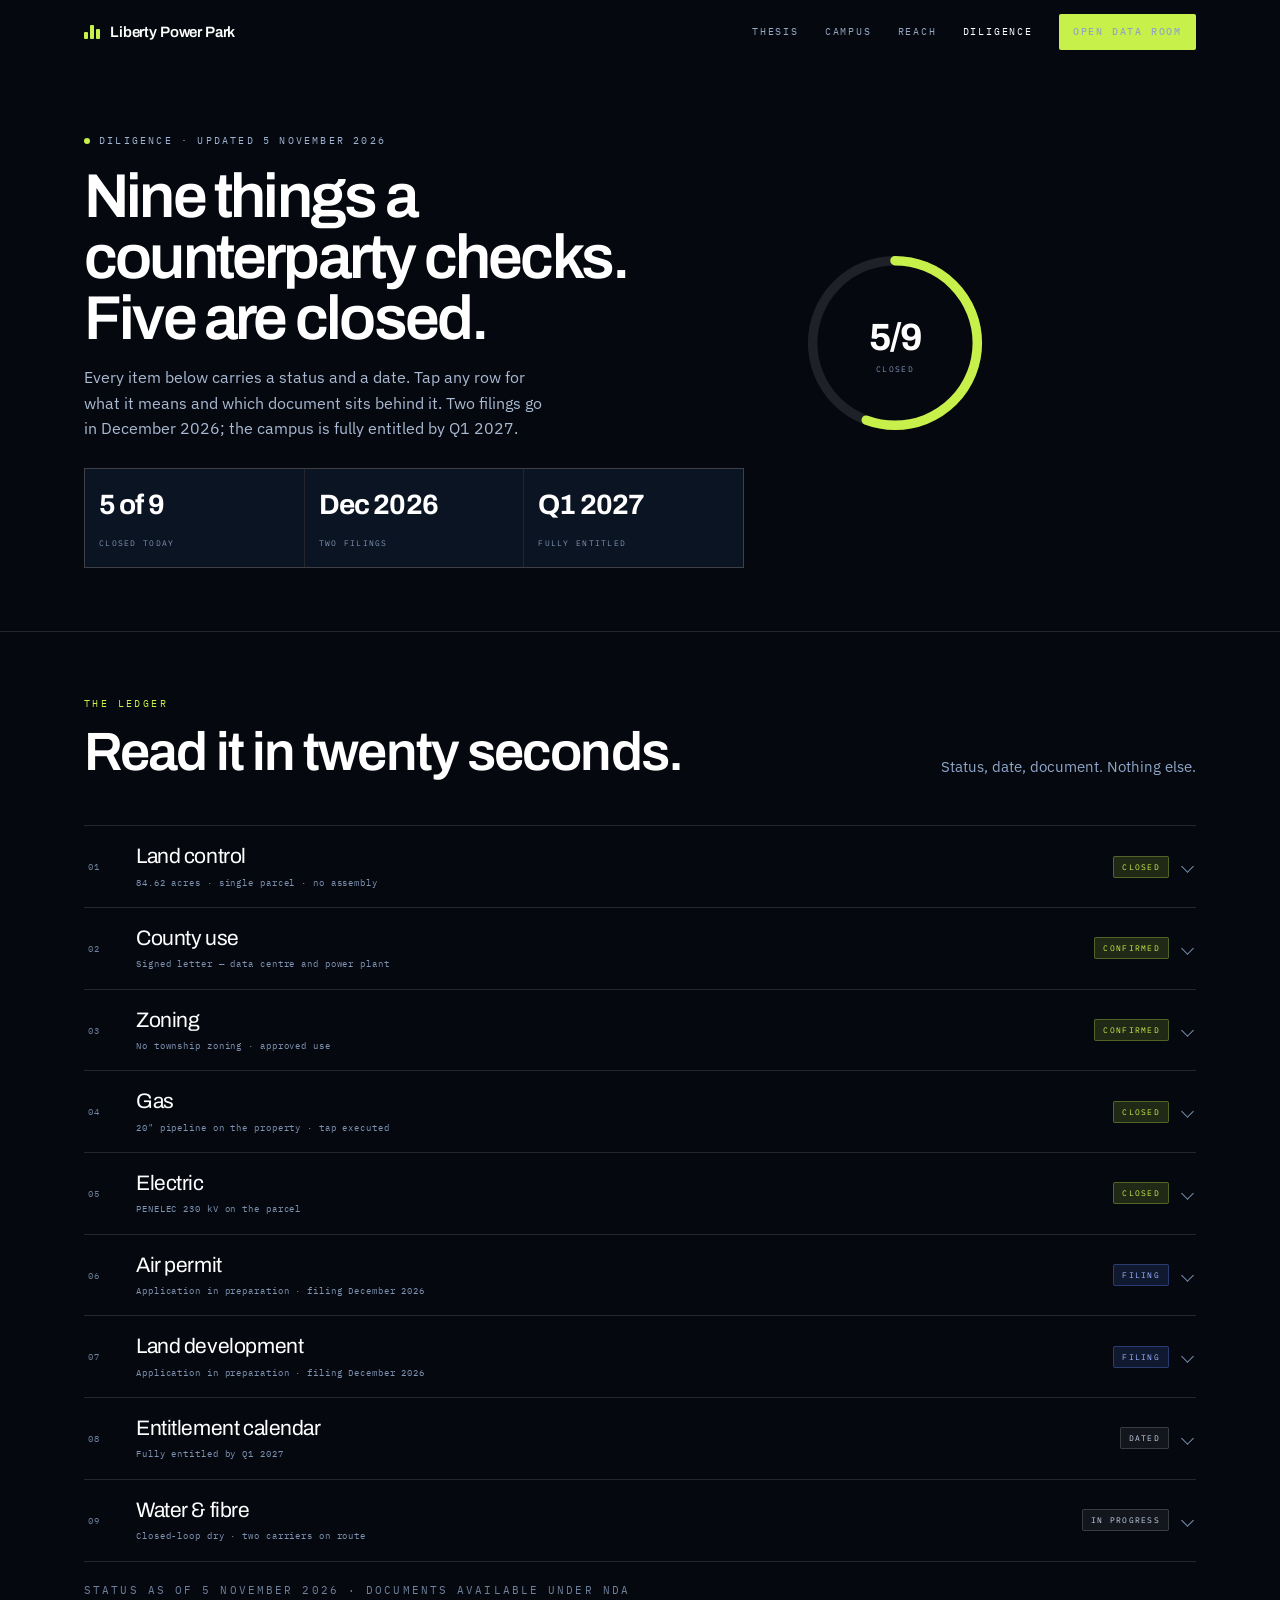
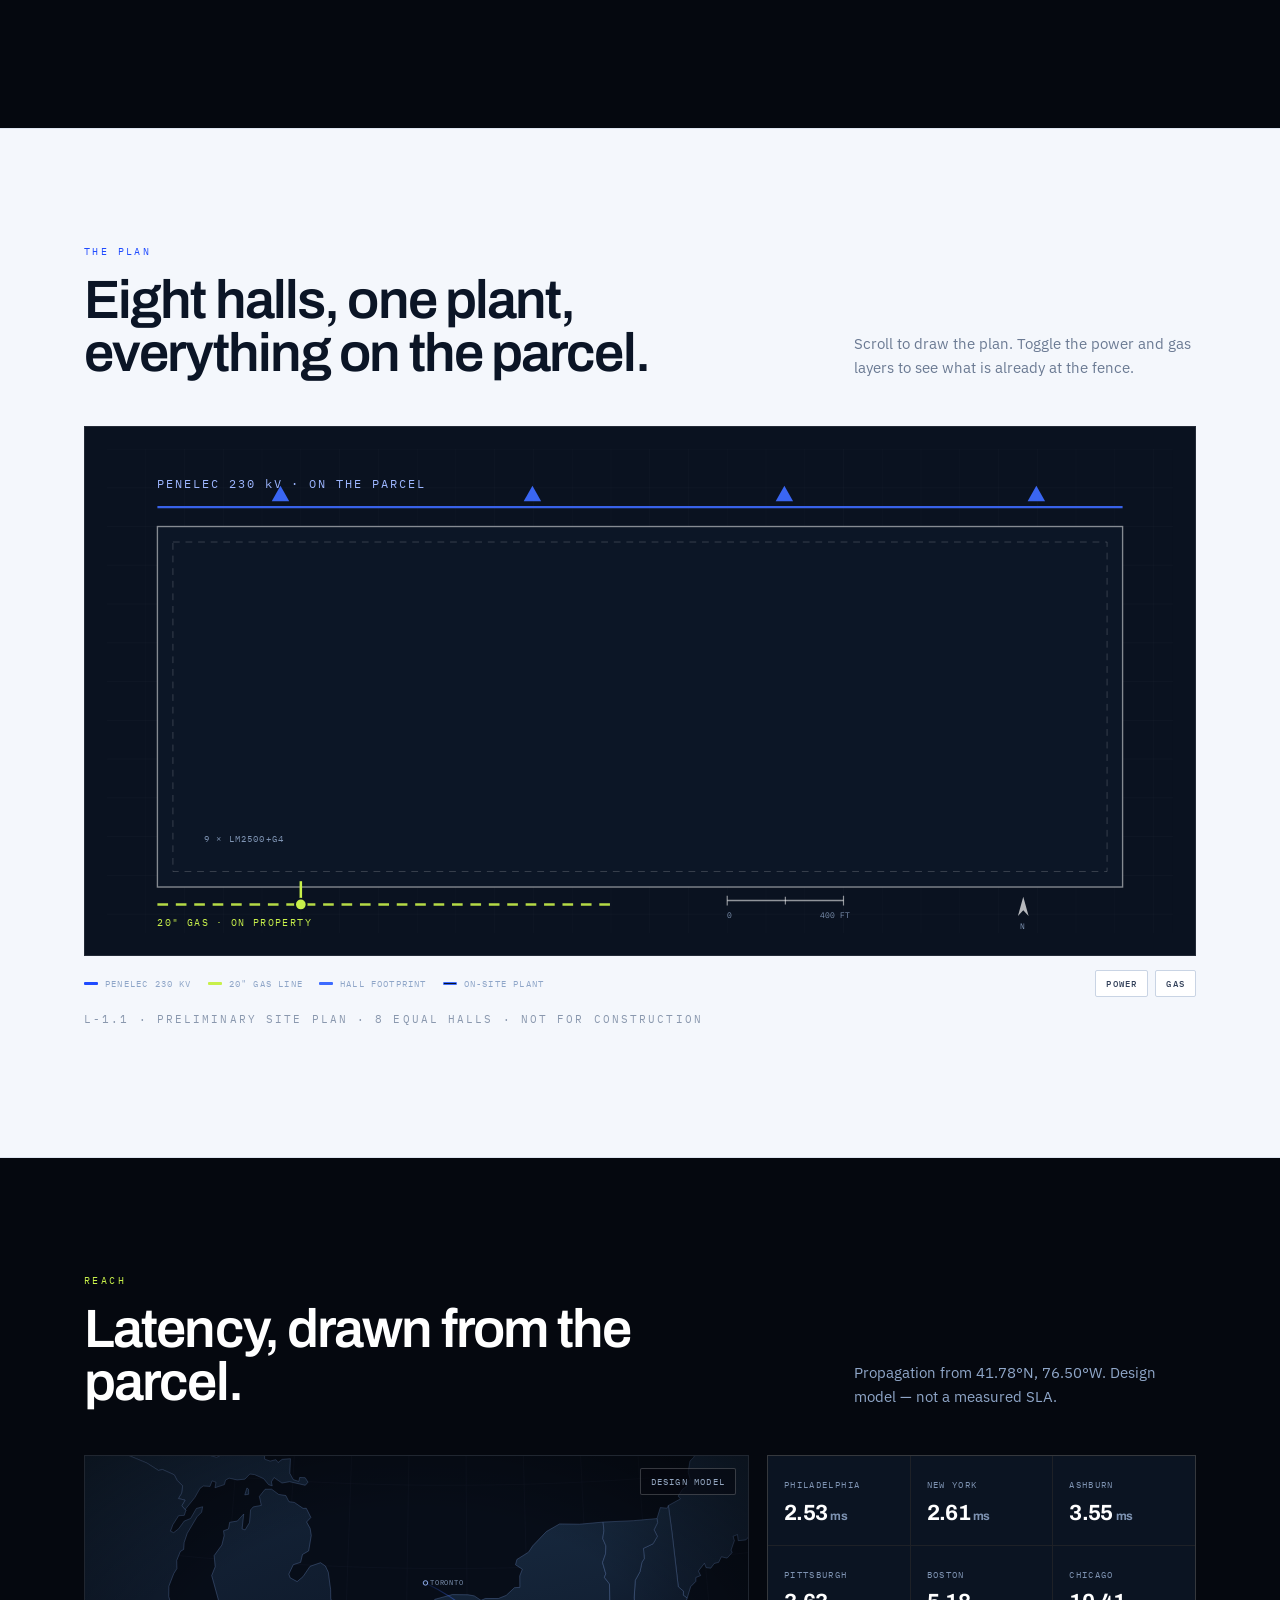
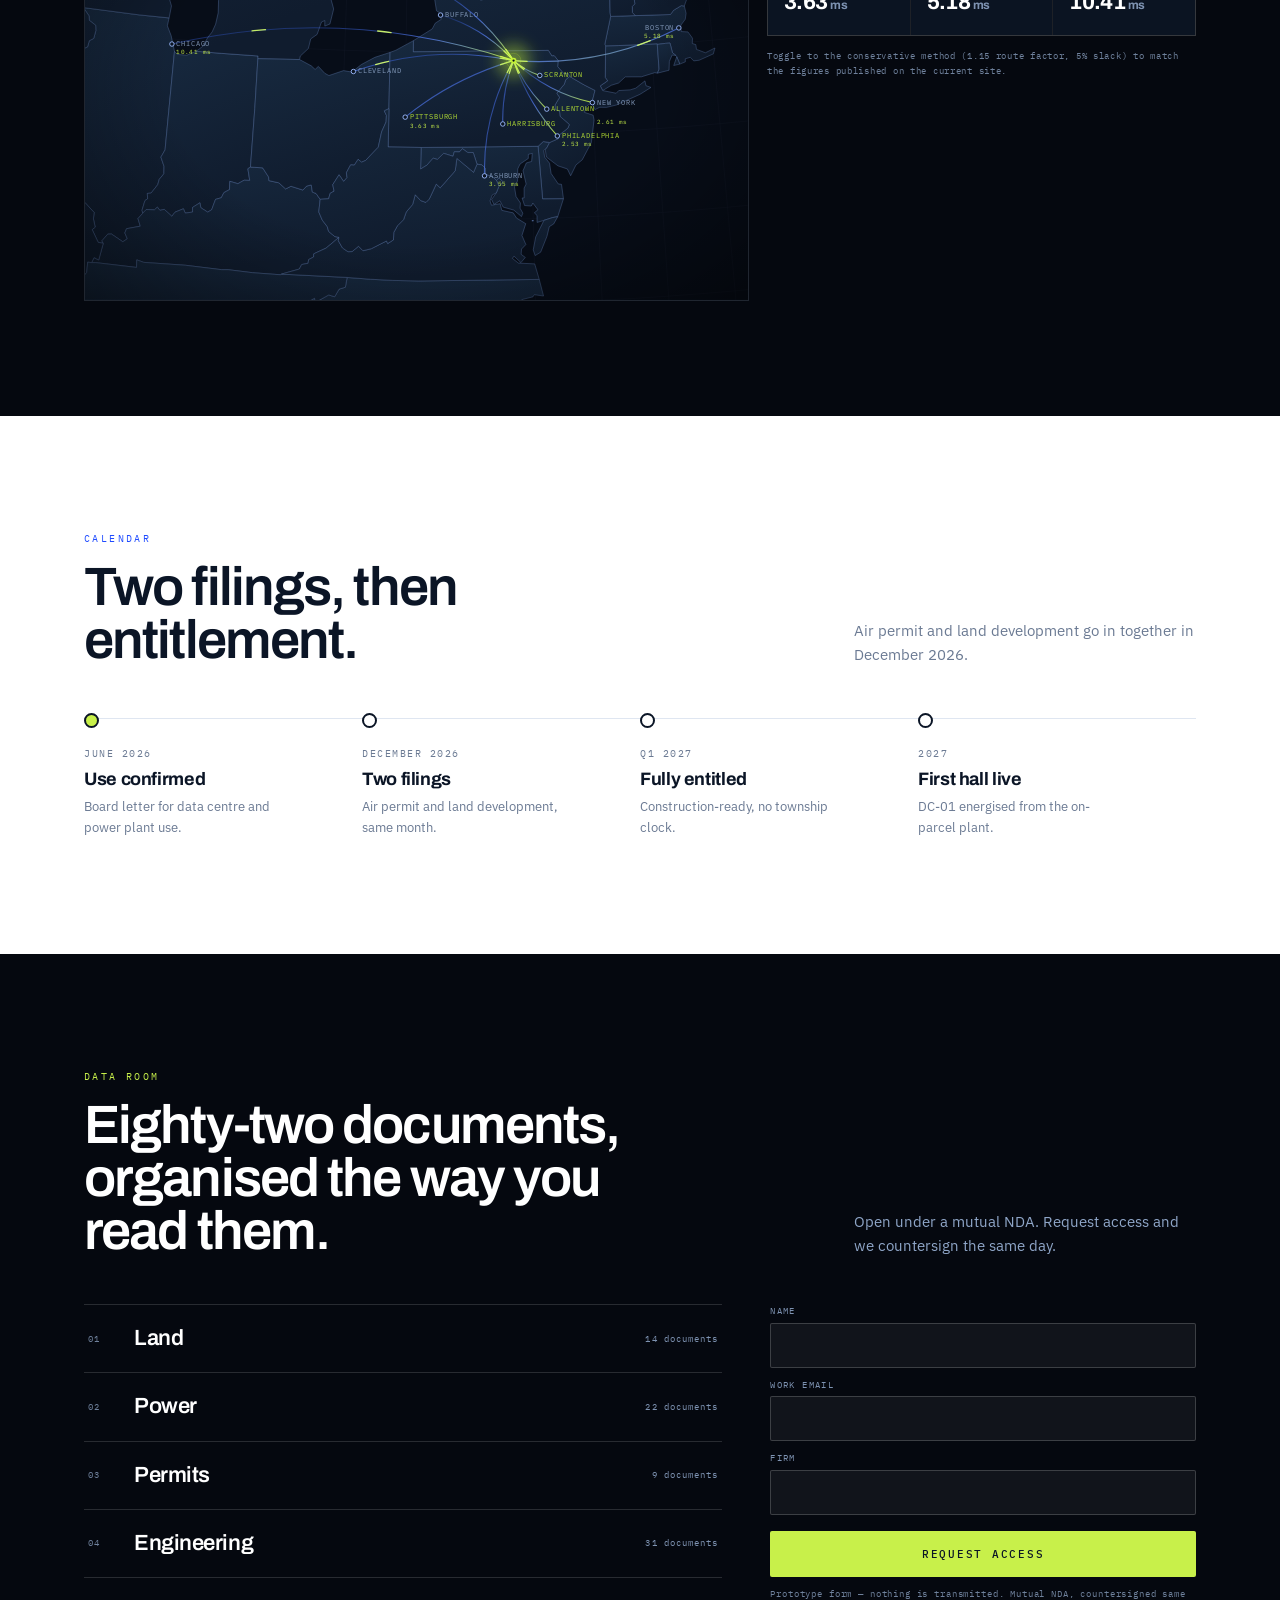
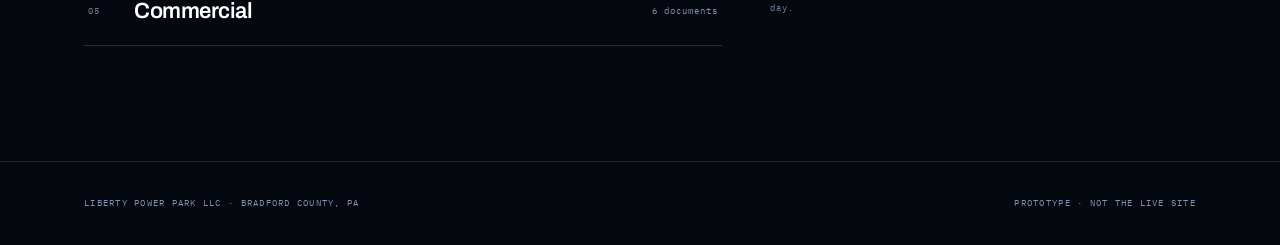
<file: diligence.html>
<!doctype html>
<html lang="en">
<head>
<meta charset="utf-8">
<meta name="viewport" content="width=device-width,initial-scale=1,viewport-fit=cover">
<meta name="theme-color" content="#05080F">
<title>Diligence — Liberty Power Park</title>
<meta name="description" content="Nine diligence items, five closed. Gas tap, 230 kV right-of-way, board letter, no township zoning. Two filings December 2026, fully entitled Q1 2027.">
<link rel="preload" href="fonts/archivo-600-normal.woff2" as="font" type="font/woff2" crossorigin>
<link rel="stylesheet" href="fonts.css">
<link rel="stylesheet" href="style.css">
<link rel="icon" href="favicon.svg" type="image/svg+xml">
<link rel="apple-touch-icon" href="favicon.png">
<link rel="canonical" href="https://liberty-power-park.pages.dev/diligence">
<meta property="og:type" content="website">
<meta property="og:site_name" content="Liberty Power Park">
<meta property="og:title" content="Diligence — nine items, five closed">
<meta property="og:description" content="Nine diligence items, five closed. Gas tap executed, 230 kV right-of-way, board letter for data centre and power plant use, no township zoning. Two filings December 2026, fully entitled Q1 2027.">
<meta property="og:url" content="https://liberty-power-park.pages.dev/diligence">
<meta property="og:image" content="https://liberty-power-park.pages.dev/assets/og.jpg">
<meta property="og:image:width" content="1200">
<meta property="og:image:height" content="630">
<meta name="twitter:card" content="summary_large_image">
<meta name="twitter:title" content="Diligence — nine items, five closed">
<meta name="twitter:description" content="Nine diligence items, five closed. Gas tap executed, 230 kV right-of-way, board letter for data centre and power plant use, no township zoning. Two filings December 2026, fully entitled Q1 2027.">
<meta name="twitter:image" content="https://liberty-power-park.pages.dev/assets/og.jpg">

</head>
<body>

<header class="nav" id="nav">
  <div class="nav-in">
    <a class="brand" href="/"><span class="mark"><i></i><i></i><i></i></span>Liberty Power Park</a>
    <nav class="nav-links" id="navlinks">
      <a href="/#flow">Thesis</a>
      <a href="/#load">Campus</a>
      <a href="/#reach">Reach</a>
      <a href="/diligence" aria-current="page">Diligence</a>
      <a class="nav-cta" href="#room">Open data room</a>
    </nav>
    <button class="burger" id="burger" aria-label="Menu" aria-expanded="false"><span></span><span></span><span></span></button>
  </div>
</header>

<!-- ================= HERO ================= -->
<section class="dhero">
  <div class="wrap dhero-in">
    <div>
      <span class="eyebrow"><i class="dot"></i>Diligence · updated 5 November 2026</span>
      <h1>Nine things a counterparty checks. Five are closed.</h1>
      <p>Every item below carries a status and a date. Tap any row for what it means and which document sits behind it. Two filings go in December 2026; the campus is fully entitled by Q1 2027.</p>
      <div class="stat3">
        <div><b>5 of 9</b><span>Closed today</span></div>
        <div><b>Dec 2026</b><span>Two filings</span></div>
        <div><b>Q1 2027</b><span>Fully entitled</span></div>
      </div>
    </div>
    <div class="ring-wrap">
      <div class="ring">
        <svg viewBox="0 0 120 120" aria-hidden="true">
          <circle class="trk" cx="60" cy="60" r="52"></circle>
          <circle class="val" cx="60" cy="60" r="52" data-pct="0.556" style="--c:326.7"></circle>
        </svg>
        <div class="mid"><b>5/9</b><span>Closed</span></div>
      </div>
    </div>
  </div>
</section>

<!-- ================= LEDGER ================= -->
<section class="sec dark" id="ledger" style="padding-top:clamp(40px,6vw,64px)">
  <div class="wrap">
    <div class="sec-head rv">
      <div>
        <span class="kicker" style="color:var(--lime)">The ledger</span>
        <h2>Read it in twenty seconds.</h2>
      </div>
      <p style="color:#8FA6C8">Status, date, document. Nothing else.</p>
    </div>

    <div class="ledger" id="ledgerlist">
      <div class="row">
        <button class="row-btn" aria-expanded="false"><span class="row-i">01</span>
          <span><span class="row-t">Land control</span><span class="row-m">84.62 acres · single parcel · no assembly</span></span>
          <span class="row-r"><span class="pill ok">Closed</span><i class="caret"></i></span></button>
        <div class="row-body"><div class="row-body-in">
          <p>One contiguous parcel with a 200-foot evergreen buffer, outside the floodplain, with the plant and the halls on the same title. No assemblage risk, no third-party consent in the path.</p>
          <span class="doc"><b>Document</b>Parcel deed &amp; option · survey</span>
        </div></div>
      </div>

      <div class="row">
        <button class="row-btn" aria-expanded="false"><span class="row-i">02</span>
          <span><span class="row-t">County use</span><span class="row-m">Signed letter — data centre and power plant</span></span>
          <span class="row-r"><span class="pill ok">Confirmed</span><i class="caret"></i></span></button>
        <div class="row-body"><div class="row-body-in">
          <p>The Zoning and Planning Board has issued a signed letter confirming data centre use <em>and</em> power plant use on the parcel. Both uses, one document, one jurisdiction.</p>
          <span class="doc"><b>Document</b>Board letter · 24 June 2026</span>
        </div></div>
      </div>

      <div class="row">
        <button class="row-btn" aria-expanded="false"><span class="row-i">03</span>
          <span><span class="row-t">Zoning</span><span class="row-m">No township zoning · approved use</span></span>
          <span class="row-r"><span class="pill ok">Confirmed</span><i class="caret"></i></span></button>
        <div class="row-body"><div class="row-body-in">
          <p>Use sits under the zoning board's jurisdiction, and there is no township zoning ordinance to amend or rezone against. The approved use is on the record.</p>
          <span class="doc"><b>Document</b>Jurisdiction memo · solicitor opinion</span>
        </div></div>
      </div>

      <div class="row">
        <button class="row-btn" aria-expanded="false"><span class="row-i">04</span>
          <span><span class="row-t">Gas</span><span class="row-m">20" pipeline on the property · tap executed</span></span>
          <span class="row-r"><span class="pill ok">Closed</span><i class="caret"></i></span></button>
        <div class="row-body"><div class="row-body-in">
          <p>An executed tap on a 20-inch transmission pipeline that crosses the parcel. Fuel does not depend on a new lateral, a new right-of-way, or a third-party compressor upgrade.</p>
          <span class="doc"><b>Document</b>Tap agreement · February 2026</span>
        </div></div>
      </div>

      <div class="row">
        <button class="row-btn" aria-expanded="false"><span class="row-i">05</span>
          <span><span class="row-t">Electric</span><span class="row-m">PENELEC 230 kV on the parcel</span></span>
          <span class="row-r"><span class="pill ok">Closed</span><i class="caret"></i></span></button>
        <div class="row-body"><div class="row-body-in">
          <p>A 230 kV PENELEC line crosses the property with right-of-way confirmed. It carries the surplus-to-PJM option and station service — it is not in the path of your load.</p>
          <span class="doc"><b>Document</b>Right-of-way exhibit · January 2026</span>
        </div></div>
      </div>

      <div class="row">
        <button class="row-btn" aria-expanded="false"><span class="row-i">06</span>
          <span><span class="row-t">Air permit</span><span class="row-m">Application in preparation · filing December 2026</span></span>
          <span class="row-r"><span class="pill fil">Filing</span><i class="caret"></i></span></button>
        <div class="row-body"><div class="row-body-in">
          <p>The application is being prepared for submission in December 2026, covering nine LM2500+G4 machines on a minor-source pathway with the modelling already run. Emission inventory and dispersion modelling are complete.</p>
          <span class="doc"><b>Document</b>Pre-application record · modelling set</span>
        </div></div>
      </div>

      <div class="row">
        <button class="row-btn" aria-expanded="false"><span class="row-i">07</span>
          <span><span class="row-t">Land development</span><span class="row-m">Application in preparation · filing December 2026</span></span>
          <span class="row-r"><span class="pill fil">Filing</span><i class="caret"></i></span></button>
        <div class="row-body"><div class="row-body-in">
          <p>Submitted together with the air permit in December 2026. The site plan set is at 60% with stormwater, grading and the eight hall pads laid out.</p>
          <span class="doc"><b>Document</b>Site plan L-1.1 · 60% set</span>
        </div></div>
      </div>

      <div class="row">
        <button class="row-btn" aria-expanded="false"><span class="row-i">08</span>
          <span><span class="row-t">Entitlement calendar</span><span class="row-m">Fully entitled by Q1 2027</span></span>
          <span class="row-r"><span class="pill done">Dated</span><i class="caret"></i></span></button>
        <div class="row-body"><div class="row-body-in">
          <p>With both filings in December 2026, the review calendar lands on full entitlement in the first quarter of 2027. There is no township clock and no rezone to wait on — the county review window is the only one.</p>
          <span class="doc"><b>Document</b>Entitlement schedule</span>
        </div></div>
      </div>

      <div class="row">
        <button class="row-btn" aria-expanded="false"><span class="row-i">09</span>
          <span><span class="row-t">Water &amp; fibre</span><span class="row-m">Closed-loop dry · two carriers on route</span></span>
          <span class="row-r"><span class="pill done">In progress</span><i class="caret"></i></span></button>
        <div class="row-body"><div class="row-body-in">
          <p>Closed-loop cooling with no evaporative towers and zero process water — the design removes the water permit from the critical path entirely. Two fibre carriers are on route with diversity into Scranton and Harrisburg.</p>
          <span class="doc"><b>Document</b>Utility letters · carrier routes</span>
        </div></div>
      </div>
    </div>

    <p class="mono" style="margin-top:20px;color:#6F819C">Status as of 5 November 2026 · documents available under NDA</p>
  </div>
</section>

<!-- ================= PLAN ================= -->
<section class="sec" id="plansec" style="background:var(--mist);border-top:1px solid var(--line);border-bottom:1px solid var(--line)">
  <div class="wrap">
    <div class="sec-head rv">
      <div>
        <span class="kicker">The plan</span>
        <h2>Eight halls, one plant, everything on the parcel.</h2>
      </div>
      <p>Scroll to draw the plan. Toggle the power and gas layers to see what is already at the fence.</p>
    </div>

    <div class="plan-shell rv" id="plan">
      <svg style="width:100%;height:auto;display:block" xmlns="http://www.w3.org/2000/svg" viewBox="0 0 1100 500" width="1100" height="500" role="img" aria-label="Site plan: eight data halls, an on-site plant, a 230 kV line and a gas pipeline on the parcel">
<defs>
<linearGradient id="pglow" x1="0" y1="0" x2="1" y2="1"><stop offset="0" stop-color="#2B5CFF" stop-opacity=".45"/><stop offset="1" stop-color="#0B1526" stop-opacity=".1"/></linearGradient>
<linearGradient id="hfill" x1="0" y1="0" x2="0" y2="1"><stop offset="0" stop-color="#183154"/><stop offset="1" stop-color="#101E33"/></linearGradient>
<filter id="soft"><feGaussianBlur stdDeviation="6"/></filter>
</defs>
<rect width="1100" height="500" fill="#0A1220"/>
<path d="M0 0 V500" stroke="rgba(255,255,255,.025)" stroke-width="1"/>
<path d="M40 0 V500" stroke="rgba(255,255,255,.025)" stroke-width="1"/>
<path d="M80 0 V500" stroke="rgba(255,255,255,.025)" stroke-width="1"/>
<path d="M120 0 V500" stroke="rgba(255,255,255,.025)" stroke-width="1"/>
<path d="M160 0 V500" stroke="rgba(255,255,255,.025)" stroke-width="1"/>
<path d="M200 0 V500" stroke="rgba(255,255,255,.025)" stroke-width="1"/>
<path d="M240 0 V500" stroke="rgba(255,255,255,.025)" stroke-width="1"/>
<path d="M280 0 V500" stroke="rgba(255,255,255,.025)" stroke-width="1"/>
<path d="M320 0 V500" stroke="rgba(255,255,255,.025)" stroke-width="1"/>
<path d="M360 0 V500" stroke="rgba(255,255,255,.025)" stroke-width="1"/>
<path d="M400 0 V500" stroke="rgba(255,255,255,.025)" stroke-width="1"/>
<path d="M440 0 V500" stroke="rgba(255,255,255,.025)" stroke-width="1"/>
<path d="M480 0 V500" stroke="rgba(255,255,255,.025)" stroke-width="1"/>
<path d="M520 0 V500" stroke="rgba(255,255,255,.025)" stroke-width="1"/>
<path d="M560 0 V500" stroke="rgba(255,255,255,.025)" stroke-width="1"/>
<path d="M600 0 V500" stroke="rgba(255,255,255,.025)" stroke-width="1"/>
<path d="M640 0 V500" stroke="rgba(255,255,255,.025)" stroke-width="1"/>
<path d="M680 0 V500" stroke="rgba(255,255,255,.025)" stroke-width="1"/>
<path d="M720 0 V500" stroke="rgba(255,255,255,.025)" stroke-width="1"/>
<path d="M760 0 V500" stroke="rgba(255,255,255,.025)" stroke-width="1"/>
<path d="M800 0 V500" stroke="rgba(255,255,255,.025)" stroke-width="1"/>
<path d="M840 0 V500" stroke="rgba(255,255,255,.025)" stroke-width="1"/>
<path d="M880 0 V500" stroke="rgba(255,255,255,.025)" stroke-width="1"/>
<path d="M920 0 V500" stroke="rgba(255,255,255,.025)" stroke-width="1"/>
<path d="M960 0 V500" stroke="rgba(255,255,255,.025)" stroke-width="1"/>
<path d="M1000 0 V500" stroke="rgba(255,255,255,.025)" stroke-width="1"/>
<path d="M1040 0 V500" stroke="rgba(255,255,255,.025)" stroke-width="1"/>
<path d="M1080 0 V500" stroke="rgba(255,255,255,.025)" stroke-width="1"/>
<path d="M0 0 H1100" stroke="rgba(255,255,255,.025)" stroke-width="1"/>
<path d="M0 40 H1100" stroke="rgba(255,255,255,.025)" stroke-width="1"/>
<path d="M0 80 H1100" stroke="rgba(255,255,255,.025)" stroke-width="1"/>
<path d="M0 120 H1100" stroke="rgba(255,255,255,.025)" stroke-width="1"/>
<path d="M0 160 H1100" stroke="rgba(255,255,255,.025)" stroke-width="1"/>
<path d="M0 200 H1100" stroke="rgba(255,255,255,.025)" stroke-width="1"/>
<path d="M0 240 H1100" stroke="rgba(255,255,255,.025)" stroke-width="1"/>
<path d="M0 280 H1100" stroke="rgba(255,255,255,.025)" stroke-width="1"/>
<path d="M0 320 H1100" stroke="rgba(255,255,255,.025)" stroke-width="1"/>
<path d="M0 360 H1100" stroke="rgba(255,255,255,.025)" stroke-width="1"/>
<path d="M0 400 H1100" stroke="rgba(255,255,255,.025)" stroke-width="1"/>
<path d="M0 440 H1100" stroke="rgba(255,255,255,.025)" stroke-width="1"/>
<path d="M0 480 H1100" stroke="rgba(255,255,255,.025)" stroke-width="1"/>
<g id="layer-power">
<path d="M52 60 H1048" stroke="#3D6BFF" stroke-width="2.4" opacity=".9"/>
<path d="M170 54 l9 -16 l9 16 z" fill="#3D6BFF" opacity=".95"/>
<path d="M430 54 l9 -16 l9 16 z" fill="#3D6BFF" opacity=".95"/>
<path d="M690 54 l9 -16 l9 16 z" fill="#3D6BFF" opacity=".95"/>
<path d="M950 54 l9 -16 l9 16 z" fill="#3D6BFF" opacity=".95"/>
<text x="52" y="40" font-family="IBM Plex Mono,monospace" font-size="12" letter-spacing="2" fill="#9DB6FF">PENELEC 230 kV · ON THE PARCEL</text>
</g>
<rect x="52" y="80" width="996" height="372" fill="#0C1626" stroke="rgba(255,255,255,.5)" stroke-width="1.4"/>
<rect x="68" y="96" width="964" height="340" fill="none" stroke="rgba(255,255,255,.18)" stroke-width="1" stroke-dasharray="7 6"/>
<g class="plan-plant">
<rect x="78" y="106" width="226" height="320" fill="url(#pglow)" opacity=".55" filter="url(#soft)"/>
<rect x="84" y="112" width="214" height="308" fill="#0E1B2E" stroke="#1F4BFF" stroke-width="1.4"/>
<text x="100" y="140" font-family="IBM Plex Mono,monospace" font-size="12" letter-spacing="1.8" fill="#C8F04A">412 MW</text>
<text x="100" y="158" font-family="IBM Plex Mono,monospace" font-size="9" letter-spacing="1.4" fill="#8FA6C8">ON-SITE PLANT</text>
</g>
<g class="plan-unit"><rect x="100" y="176" width="52" height="44" fill="#1F4BFF" opacity=".9" rx="1"/><rect x="109" y="191" width="34" height="13" fill="#08101D" opacity=".45" rx="1"/></g>
<g class="plan-unit"><rect x="164" y="176" width="52" height="44" fill="#1F4BFF" opacity=".9" rx="1"/><rect x="173" y="191" width="34" height="13" fill="#08101D" opacity=".45" rx="1"/></g>
<g class="plan-unit"><rect x="228" y="176" width="52" height="44" fill="#1F4BFF" opacity=".9" rx="1"/><rect x="237" y="191" width="34" height="13" fill="#08101D" opacity=".45" rx="1"/></g>
<g class="plan-unit"><rect x="100" y="254" width="52" height="44" fill="#1F4BFF" opacity=".9" rx="1"/><rect x="109" y="269" width="34" height="13" fill="#08101D" opacity=".45" rx="1"/></g>
<g class="plan-unit"><rect x="164" y="254" width="52" height="44" fill="#1F4BFF" opacity=".9" rx="1"/><rect x="173" y="269" width="34" height="13" fill="#08101D" opacity=".45" rx="1"/></g>
<g class="plan-unit"><rect x="228" y="254" width="52" height="44" fill="#1F4BFF" opacity=".9" rx="1"/><rect x="237" y="269" width="34" height="13" fill="#08101D" opacity=".45" rx="1"/></g>
<g class="plan-unit"><rect x="100" y="332" width="52" height="44" fill="#1F4BFF" opacity=".9" rx="1"/><rect x="109" y="347" width="34" height="13" fill="#08101D" opacity=".45" rx="1"/></g>
<g class="plan-unit"><rect x="164" y="332" width="52" height="44" fill="#1F4BFF" opacity=".9" rx="1"/><rect x="173" y="347" width="34" height="13" fill="#08101D" opacity=".45" rx="1"/></g>
<g class="plan-unit"><rect x="228" y="332" width="52" height="44" fill="#1F4BFF" opacity=".9" rx="1"/><rect x="237" y="347" width="34" height="13" fill="#08101D" opacity=".45" rx="1"/></g>
<text x="100" y="406" font-family="IBM Plex Mono,monospace" font-size="9.5" letter-spacing="1.2" fill="#7E93B2">9 × LM2500+G4</text>
<g class="plan-hall"><rect x="330" y="112" width="156" height="150" fill="url(#hfill)" stroke="#3D6BFF" stroke-width="1.4" rx="1"/><path d="M330 262 h156" stroke="rgba(200,240,74,.35)" stroke-width="2"/></g>
<g class="plan-label"><text x="344" y="144" font-family="Archivo,sans-serif" font-size="19" font-weight="600" fill="#fff">DC-01</text><text x="344" y="162" font-family="IBM Plex Mono,monospace" font-size="8.5" letter-spacing="1.2" fill="#7E93B2">40,000 SF · 51.5 MW</text></g>
<g class="plan-hall"><rect x="506" y="112" width="156" height="150" fill="url(#hfill)" stroke="#3D6BFF" stroke-width="1.4" rx="1"/><path d="M506 262 h156" stroke="rgba(200,240,74,.35)" stroke-width="2"/></g>
<g class="plan-label"><text x="520" y="144" font-family="Archivo,sans-serif" font-size="19" font-weight="600" fill="#fff">DC-02</text><text x="520" y="162" font-family="IBM Plex Mono,monospace" font-size="8.5" letter-spacing="1.2" fill="#7E93B2">40,000 SF · 51.5 MW</text></g>
<g class="plan-hall"><rect x="682" y="112" width="156" height="150" fill="url(#hfill)" stroke="#3D6BFF" stroke-width="1.4" rx="1"/><path d="M682 262 h156" stroke="rgba(200,240,74,.35)" stroke-width="2"/></g>
<g class="plan-label"><text x="696" y="144" font-family="Archivo,sans-serif" font-size="19" font-weight="600" fill="#fff">DC-03</text><text x="696" y="162" font-family="IBM Plex Mono,monospace" font-size="8.5" letter-spacing="1.2" fill="#7E93B2">40,000 SF · 51.5 MW</text></g>
<g class="plan-hall"><rect x="858" y="112" width="156" height="150" fill="url(#hfill)" stroke="#3D6BFF" stroke-width="1.4" rx="1"/><path d="M858 262 h156" stroke="rgba(200,240,74,.35)" stroke-width="2"/></g>
<g class="plan-label"><text x="872" y="144" font-family="Archivo,sans-serif" font-size="19" font-weight="600" fill="#fff">DC-04</text><text x="872" y="162" font-family="IBM Plex Mono,monospace" font-size="8.5" letter-spacing="1.2" fill="#7E93B2">40,000 SF · 51.5 MW</text></g>
<g class="plan-hall"><rect x="330" y="284" width="156" height="150" fill="url(#hfill)" stroke="#3D6BFF" stroke-width="1.4" rx="1"/><path d="M330 434 h156" stroke="rgba(200,240,74,.35)" stroke-width="2"/></g>
<g class="plan-label"><text x="344" y="316" font-family="Archivo,sans-serif" font-size="19" font-weight="600" fill="#fff">DC-05</text><text x="344" y="334" font-family="IBM Plex Mono,monospace" font-size="8.5" letter-spacing="1.2" fill="#7E93B2">40,000 SF · 51.5 MW</text></g>
<g class="plan-hall"><rect x="506" y="284" width="156" height="150" fill="url(#hfill)" stroke="#3D6BFF" stroke-width="1.4" rx="1"/><path d="M506 434 h156" stroke="rgba(200,240,74,.35)" stroke-width="2"/></g>
<g class="plan-label"><text x="520" y="316" font-family="Archivo,sans-serif" font-size="19" font-weight="600" fill="#fff">DC-06</text><text x="520" y="334" font-family="IBM Plex Mono,monospace" font-size="8.5" letter-spacing="1.2" fill="#7E93B2">40,000 SF · 51.5 MW</text></g>
<g class="plan-hall"><rect x="682" y="284" width="156" height="150" fill="url(#hfill)" stroke="#3D6BFF" stroke-width="1.4" rx="1"/><path d="M682 434 h156" stroke="rgba(200,240,74,.35)" stroke-width="2"/></g>
<g class="plan-label"><text x="696" y="316" font-family="Archivo,sans-serif" font-size="19" font-weight="600" fill="#fff">DC-07</text><text x="696" y="334" font-family="IBM Plex Mono,monospace" font-size="8.5" letter-spacing="1.2" fill="#7E93B2">40,000 SF · 51.5 MW</text></g>
<g class="plan-hall"><rect x="858" y="284" width="156" height="150" fill="url(#hfill)" stroke="#3D6BFF" stroke-width="1.4" rx="1"/><path d="M858 434 h156" stroke="rgba(200,240,74,.35)" stroke-width="2"/></g>
<g class="plan-label"><text x="872" y="316" font-family="Archivo,sans-serif" font-size="19" font-weight="600" fill="#fff">DC-08</text><text x="872" y="334" font-family="IBM Plex Mono,monospace" font-size="8.5" letter-spacing="1.2" fill="#7E93B2">40,000 SF · 51.5 MW</text></g>
<g id="layer-gas">
<path d="M52 470 H520" stroke="#C8F04A" stroke-width="2.6" stroke-dasharray="11 8" opacity=".9"/>
<path d="M200 470 V446" stroke="#C8F04A" stroke-width="2.6"/>
<circle cx="200" cy="470" r="6" fill="#C8F04A" stroke="#0A1220" stroke-width="2"/>
<text x="52" y="492" font-family="IBM Plex Mono,monospace" font-size="10" letter-spacing="1.4" fill="#C8F04A">20" GAS · ON PROPERTY</text>
</g>
<g transform="translate(940,462)"><path d="M0 20 L5.5 0 L11 20 L5.5 14 Z" fill="#fff" opacity=".7"/><text x="5.5" y="33" text-anchor="middle" font-family="IBM Plex Mono,monospace" font-size="8.5" letter-spacing="1.4" fill="#7E93B2">N</text></g>
<g transform="translate(640,466)"><path d="M0 0 H120" stroke="rgba(255,255,255,.55)" stroke-width="1.5"/><path d="M0 -5 V5 M60 -4 V4 M120 -5 V5" stroke="rgba(255,255,255,.55)" stroke-width="1.2"/><text x="0" y="18" font-family="IBM Plex Mono,monospace" font-size="8.5" fill="#7E93B2">0</text><text x="96" y="18" font-family="IBM Plex Mono,monospace" font-size="8.5" fill="#7E93B2">400 FT</text></g>
</svg>
    </div>

    <span class="plan-hint">Swipe the plan to pan →</span>
    <div class="plan-legend">
      <span><i class="sw" style="background:#1F4BFF"></i>PENELEC 230 kV</span>
      <span><i class="sw" style="background:#C8F04A"></i>20" gas line</span>
      <span><i class="sw" style="background:#3D6BFF"></i>Hall footprint</span>
      <span><i class="sw" style="background:#0B1526;border:1px solid #3D6BFF"></i>On-site plant</span>
      <span style="margin-left:auto">
        <button class="tog" id="t-power" aria-pressed="true" type="button" style="border-color:#C9D4E4;color:#33415A;background:#fff">Power</button>
        <button class="tog" id="t-gas" aria-pressed="true" type="button" style="border-color:#C9D4E4;color:#33415A;background:#fff">Gas</button>
      </span>
    </div>
    <p class="mono" style="margin-top:14px;color:#8A98AE">L-1.1 · preliminary site plan · 8 equal halls · not for construction</p>
  </div>
</section>

<!-- ================= REACH ================= -->
<section class="sec dark" id="reach">
  <div class="wrap">
    <div class="sec-head rv">
      <div>
        <span class="kicker" style="color:var(--lime)">Reach</span>
        <h2>Latency, drawn from the parcel.</h2>
      </div>
      <p style="color:#8FA6C8">Propagation from 41.78°N, 76.50°W. Design model — not a measured SLA.</p>
    </div>
    <div class="reach-grid rv">
      <div class="map-shell" id="reachmap">
        <div class="map-tools"><button class="tog" id="lat-mode" aria-pressed="false" type="button">Design model</button></div>
        <svg style="width:100%;height:auto;display:block" xmlns="http://www.w3.org/2000/svg" viewBox="0 0 1180 790" width="1180" height="790">
<defs>
<linearGradient id="landfill" x1="0" y1="0" x2=".3" y2="1">
  <stop offset="0" stop-color="#17293F"/><stop offset="1" stop-color="#101C2E"/>
</linearGradient>
<radialGradient id="lppglow" cx=".5" cy=".5" r=".5">
  <stop offset="0" stop-color="#C4F135" stop-opacity=".6"/><stop offset="1" stop-color="#C4F135" stop-opacity="0"/>
</radialGradient>
<radialGradient id="mapvig" cx=".5" cy=".5" r=".75">
  <stop offset=".5" stop-color="#000" stop-opacity="0"/><stop offset="1" stop-color="#000" stop-opacity=".55"/>
</radialGradient>
<filter id="blur9"><feGaussianBlur stdDeviation="9"/></filter>
<linearGradient id="arcline" x1="0" y1="0" x2="1" y2="1">
  <stop offset="0" stop-color="#2B5CFF" stop-opacity=".12"/>
  <stop offset=".55" stop-color="#5B84FF" stop-opacity=".7"/>
  <stop offset="1" stop-color="#C4F135" stop-opacity=".95"/>
</linearGradient>
</defs>
<rect width="1180" height="790" fill="#070D18"/>
<path d="M-35.6,830.6 L-26.6,756.5 L-17.7,682.4 L-8.8,608.2 L0.2,534.1 L9.1,459.9 L18.0,385.8 L27.0,311.8 L35.9,237.9 L44.8,164.1 L53.6,90.5 L62.5,17.0 L71.3,-56.2 L80.1,-129.2 M83.9,843.8 L91.3,769.5 L98.6,695.2 L106.0,620.8 L113.4,546.5 L120.8,472.2 L128.1,397.9 L135.5,323.7 L142.8,249.7 L150.2,175.7 L157.5,101.9 L164.8,28.3 L172.1,-45.1 L179.3,-118.3 M203.6,854.4 L209.4,780.0 L215.2,705.5 L221.0,631.0 L226.8,556.6 L232.6,482.1 L238.4,407.7 L244.2,333.4 L250.0,259.2 L255.8,185.1 L261.6,111.1 L267.3,37.4 L273.1,-36.2 L278.8,-109.5 M323.5,862.5 L327.7,787.9 L332.0,713.4 L336.2,638.8 L340.4,564.2 L344.7,489.7 L348.9,415.2 L353.2,340.7 L357.4,266.4 L361.6,192.2 L365.8,118.1 L370.0,44.3 L374.2,-29.3 L378.4,-102.7 M443.5,868.0 L446.2,793.4 L448.9,718.8 L451.5,644.1 L454.2,569.5 L456.9,494.9 L459.5,420.3 L462.2,345.8 L464.9,271.4 L467.5,197.1 L470.2,123.0 L472.8,49.1 L475.5,-24.7 L478.1,-98.1 M563.7,871.1 L564.8,796.4 L565.9,721.7 L567.0,647.1 L568.1,572.4 L569.2,497.7 L570.3,423.1 L571.3,348.5 L572.4,274.1 L573.5,199.8 L574.6,125.6 L575.7,51.7 L576.8,-22.1 L577.9,-95.6 M683.8,871.6 L683.3,796.9 L682.9,722.2 L682.4,647.5 L681.9,572.8 L681.5,498.2 L681.0,423.5 L680.5,349.0 L680.0,274.5 L679.6,200.2 L679.1,126.1 L678.6,52.1 L678.2,-21.7 L677.7,-95.2 M804.0,869.5 L801.9,794.9 L799.9,720.3 L797.8,645.6 L795.8,570.9 L793.8,496.3 L791.7,421.7 L789.7,347.2 L787.6,272.7 L785.6,198.4 L783.6,124.3 L781.6,50.4 L779.5,-23.4 L777.5,-96.9 M924.1,865.0 L920.4,790.4 L916.8,715.8 L913.2,641.2 L909.6,566.6 L906.0,492.0 L902.4,417.5 L898.8,343.0 L895.2,268.7 L891.6,194.4 L888.0,120.3 L884.4,46.5 L880.8,-27.2 L877.3,-100.6 M1044.0,857.9 L1038.8,783.4 L1033.7,708.9 L1028.5,634.4 L1023.3,559.9 L1018.1,485.4 L1012.9,411.0 L1007.8,336.6 L1002.6,262.3 L997.4,188.2 L992.3,114.2 L987.1,40.4 L982.0,-33.2 L976.9,-106.5 M1163.8,848.3 L1157.1,774.0 L1150.3,699.6 L1143.6,625.2 L1136.8,550.8 L1130.1,476.4 L1123.3,402.1 L1116.6,327.9 L1109.8,253.7 L1103.1,179.7 L1096.4,105.8 L1089.7,32.2 L1083.1,-41.3 L1076.4,-114.5 M1283.4,836.2 L1275.0,762.0 L1266.7,687.8 L1258.4,613.6 L1250.1,539.3 L1241.8,465.1 L1233.5,391.0 L1225.2,316.9 L1216.9,242.9 L1208.6,169.0 L1200.4,95.3 L1192.1,21.8 L1183.9,-51.5 L1175.8,-124.6 M-144.2,741.1 L-85.5,749.1 L-26.6,756.5 L32.3,763.3 L91.3,769.5 L150.3,775.0 L209.4,780.0 L268.5,784.3 L327.7,787.9 L386.9,791.0 L446.2,793.4 L505.5,795.2 L564.8,796.4 L624.0,797.0 L683.3,796.9 L742.6,796.2 L801.9,794.9 L861.2,793.0 L920.4,790.4 L979.7,787.3 L1038.8,783.4 L1098.0,779.0 L1157.1,774.0 L1216.1,768.3 L1275.0,762.0 L1333.9,755.1 L1392.8,747.6 M-123.2,593.2 L-66.0,601.0 L-8.8,608.2 L48.6,614.8 L106.0,620.8 L163.5,626.2 L221.0,631.0 L278.6,635.2 L336.2,638.8 L393.9,641.8 L451.5,644.1 L509.2,645.9 L567.0,647.1 L624.7,647.6 L682.4,647.5 L740.1,646.9 L797.8,645.6 L855.5,643.7 L913.2,641.2 L970.9,638.1 L1028.5,634.4 L1086.0,630.1 L1143.6,625.2 L1201.0,619.7 L1258.4,613.6 L1315.8,606.8 L1373.0,599.5 M-102.2,445.3 L-46.6,452.9 L9.1,459.9 L64.9,466.4 L120.8,472.2 L176.7,477.4 L232.6,482.1 L288.6,486.2 L344.7,489.7 L400.8,492.6 L456.9,494.9 L513.0,496.6 L569.2,497.7 L625.3,498.2 L681.5,498.2 L737.6,497.5 L793.8,496.3 L849.9,494.4 L906.0,492.0 L962.1,489.0 L1018.1,485.4 L1074.1,481.2 L1130.1,476.4 L1186.0,471.1 L1241.8,465.1 L1297.6,458.6 L1353.3,451.4 M-81.3,297.6 L-27.2,305.0 L27.0,311.8 L81.2,318.1 L135.5,323.7 L189.8,328.8 L244.2,333.4 L298.7,337.3 L353.2,340.7 L407.7,343.5 L462.2,345.8 L516.8,347.4 L571.3,348.5 L625.9,349.1 L680.5,349.0 L735.1,348.4 L789.7,347.2 L844.2,345.4 L898.8,343.0 L953.3,340.1 L1007.8,336.6 L1062.2,332.5 L1116.6,327.9 L1170.9,322.7 L1225.2,316.9 L1279.4,310.5 L1333.5,303.6 M-60.4,150.3 L-7.8,157.5 L44.8,164.1 L97.4,170.2 L150.2,175.7 L203.0,180.7 L255.8,185.1 L308.7,188.9 L361.6,192.2 L414.6,194.9 L467.5,197.1 L520.5,198.7 L573.5,199.8 L626.6,200.3 L679.6,200.2 L732.6,199.6 L785.6,198.4 L838.6,196.7 L891.6,194.4 L944.5,191.6 L997.4,188.2 L1050.3,184.2 L1103.1,179.7 L1155.9,174.6 L1208.6,169.0 L1261.3,162.8 L1313.9,156.1 M-39.6,3.7 L11.4,10.6 L62.5,17.0 L113.6,22.9 L164.8,28.3 L216.0,33.1 L267.3,37.4 L318.7,41.1 L370.0,44.3 L421.4,46.9 L472.8,49.1 L524.3,50.6 L575.7,51.7 L627.2,52.1 L678.6,52.1 L730.1,51.5 L781.6,50.4 L833.0,48.7 L884.4,46.5 L935.8,43.7 L987.1,40.4 L1038.5,36.6 L1089.7,32.2 L1141.0,27.3 L1192.1,21.8 L1243.3,15.8 L1294.3,9.3" fill="none" stroke="#8FA6C8" stroke-opacity=".06" stroke-width="1"/>
<g fill="url(#landfill)" stroke="#5A76A8" stroke-opacity=".8" stroke-width=".9">
<path d="M122.2,847.3 L227.1,857.3 L233.0,922.0 L241.4,1017.1 L247.1,1038.3 L253.0,1050.6 L249.8,1057.7 L256.7,1062.7 L245.5,1071.3 L245.2,1080.7 L238.9,1092.9 L243.5,1115.6 L237.7,1134.8 L243.2,1155.5 L212.1,1153.8 L79.6,1142.7 L76.6,1152.2 L89.5,1167.7 L85.9,1179.6 L90.2,1186.1 L79.8,1196.1 L70.9,1197.7 L56.1,1184.1 L56.1,1165.7 L51.5,1163.2 L44.2,1176.4 L40.8,1189.5 L24.9,1184.2 L31.8,1070.9 L60.4,931.6 L77.2,851.2 L71.7,842.9 L122.2,847.3Z"/>
<path d="M-1591.5,-1248.7 L-1584.1,-1257.8 L-1579.7,-1246.9 L-1587.3,-1237.5 L-1596.2,-1244.9 L-1591.5,-1248.7Z M-1588.7,-1272.4 L-1586.2,-1260.9 L-1596.7,-1252.9 L-1597.5,-1258.4 L-1588.7,-1272.4Z M-1593.2,-1359.1 L-1583.6,-1354.7 L-1581.2,-1350.0 L-1587.9,-1342.1 L-1597.0,-1345.2 L-1600.6,-1355.2 L-1593.2,-1359.1Z M-1619.2,-1368.6 L-1604.6,-1356.4 L-1607.8,-1342.6 L-1599.9,-1319.8 L-1599.3,-1308.6 L-1603.0,-1301.9 L-1600.0,-1298.1 L-1604.7,-1289.3 L-1603.5,-1276.7 L-1607.4,-1268.7 L-1601.7,-1268.3 L-1603.5,-1261.3 L-1617.2,-1237.6 L-1623.2,-1234.0 L-1633.2,-1241.7 L-1628.6,-1255.3 L-1633.0,-1256.7 L-1635.0,-1270.3 L-1639.1,-1268.8 L-1643.6,-1275.8 L-1648.2,-1266.4 L-1640.8,-1264.9 L-1639.0,-1259.1 L-1648.5,-1248.3 L-1654.9,-1254.2 L-1656.0,-1276.5 L-1654.1,-1286.2 L-1648.2,-1293.9 L-1657.2,-1298.8 L-1653.2,-1305.0 L-1646.3,-1301.4 L-1636.2,-1302.6 L-1632.8,-1314.1 L-1639.3,-1321.1 L-1630.5,-1337.3 L-1628.3,-1346.8 L-1637.1,-1344.8 L-1633.4,-1354.7 L-1625.3,-1355.3 L-1623.2,-1368.1 L-1619.2,-1368.6Z M-1654.7,-1325.7 L-1650.2,-1317.2 L-1642.2,-1318.8 L-1638.8,-1313.4 L-1649.5,-1308.0 L-1655.7,-1315.8 L-1654.7,-1325.7Z M-1608.4,-1409.7 L-1609.8,-1418.8 L-1601.4,-1418.7 L-1585.4,-1400.5 L-1576.4,-1395.2 L-1577.2,-1380.4 L-1571.6,-1364.2 L-1577.1,-1358.2 L-1585.4,-1358.5 L-1592.5,-1365.4 L-1601.0,-1365.0 L-1607.4,-1372.8 L-1617.8,-1375.9 L-1610.7,-1390.8 L-1604.0,-1399.2 L-1610.4,-1403.8 L-1608.4,-1409.7Z M-1633.1,-1388.7 L-1635.1,-1396.4 L-1634.2,-1409.5 L-1629.9,-1417.1 L-1623.3,-1417.7 L-1621.0,-1411.2 L-1616.1,-1416.6 L-1608.7,-1396.8 L-1614.0,-1385.7 L-1619.8,-1387.7 L-1630.5,-1378.3 L-1629.0,-1372.8 L-1642.2,-1362.3 L-1645.9,-1368.9 L-1652.2,-1361.1 L-1653.1,-1367.7 L-1644.5,-1385.3 L-1633.1,-1388.7Z M-1659.6,-1389.9 L-1665.2,-1384.0 L-1667.6,-1391.1 L-1663.9,-1425.8 L-1667.2,-1439.0 L-1660.2,-1443.0 L-1653.7,-1459.6 L-1655.2,-1477.5 L-1638.0,-1482.2 L-1637.0,-1474.7 L-1631.1,-1465.3 L-1624.0,-1459.5 L-1629.9,-1450.3 L-1642.4,-1415.5 L-1659.6,-1389.9Z M-1588.0,-1502.7 L-1578.9,-1490.4 L-1571.6,-1486.4 L-1574.9,-1482.3 L-1575.1,-1460.0 L-1580.4,-1467.1 L-1585.7,-1463.0 L-1583.5,-1449.8 L-1590.7,-1433.8 L-1600.8,-1435.0 L-1606.7,-1431.7 L-1626.0,-1429.5 L-1629.5,-1432.3 L-1623.7,-1444.4 L-1616.7,-1449.2 L-1611.4,-1459.7 L-1607.7,-1474.5 L-1602.8,-1480.2 L-1595.3,-1497.2 L-1595.5,-1506.9 L-1589.3,-1518.9 L-1588.0,-1502.7Z M-1662.7,-1479.5 L-1657.6,-1476.0 L-1659.4,-1462.1 L-1666.7,-1456.6 L-1675.7,-1460.5 L-1666.9,-1470.9 L-1662.7,-1479.5Z M-1643.3,-1539.1 L-1633.0,-1531.5 L-1622.8,-1531.7 L-1617.5,-1518.2 L-1627.9,-1514.4 L-1627.9,-1510.3 L-1617.2,-1515.3 L-1607.0,-1504.3 L-1604.5,-1493.5 L-1615.9,-1484.9 L-1613.4,-1481.9 L-1619.4,-1464.2 L-1630.2,-1468.3 L-1639.2,-1492.1 L-1647.1,-1479.3 L-1655.9,-1478.1 L-1660.8,-1484.6 L-1659.4,-1495.0 L-1663.0,-1505.3 L-1661.1,-1520.0 L-1664.7,-1529.8 L-1658.1,-1538.5 L-1651.2,-1538.2 L-1644.4,-1544.8 L-1643.3,-1539.1Z M-1914.0,-1921.2 L-1938.1,-1920.0 L-1943.5,-1915.9 L-1956.8,-1921.9 L-1947.8,-1927.6 L-1929.5,-1925.6 L-1914.8,-1928.1 L-1914.0,-1921.2Z M-1912.2,-1953.0 L-1923.0,-1944.1 L-1936.8,-1937.4 L-1939.6,-1946.3 L-1923.7,-1954.0 L-1912.2,-1953.0Z M-1528.9,-2396.7 L-1527.8,-2392.5 L-1516.0,-2378.9 L-1507.9,-2373.8 L-1498.1,-2365.2 L-1488.7,-2354.4 L-1481.6,-2349.9 L-1478.3,-2341.2 L-1470.3,-2327.9 L-1455.9,-2314.2 L-1449.7,-2312.9 L-1438.4,-2305.9 L-1431.6,-2305.2 L-1420.1,-2296.6 L-1421.9,-2294.7 L-1414.4,-2290.5 L-1403.3,-2276.2 L-1398.2,-2263.4 L-1391.5,-2253.9 L-1391.4,-2250.1 L-1383.7,-2243.3 L-1379.2,-2233.3 L-1379.7,-2229.5 L-1373.4,-2228.0 L-1368.9,-2222.0 L-1718.1,-1768.9 L-1706.3,-1753.0 L-1700.8,-1756.1 L-1690.0,-1737.4 L-1674.2,-1738.7 L-1653.7,-1724.8 L-1667.9,-1713.1 L-1666.5,-1704.4 L-1658.6,-1691.3 L-1661.7,-1681.8 L-1648.3,-1628.5 L-1656.0,-1606.2 L-1646.2,-1607.0 L-1625.1,-1605.2 L-1616.5,-1599.7 L-1607.9,-1603.6 L-1601.3,-1613.8 L-1595.4,-1609.7 L-1587.8,-1617.4 L-1575.8,-1612.2 L-1554.8,-1608.9 L-1548.1,-1585.3 L-1555.0,-1578.4 L-1556.6,-1567.9 L-1548.9,-1560.1 L-1545.8,-1540.7 L-1548.8,-1537.8 L-1547.9,-1527.9 L-1538.5,-1511.0 L-1536.3,-1462.9 L-1538.5,-1451.8 L-1536.7,-1438.2 L-1538.3,-1411.5 L-1537.9,-1387.6 L-1546.5,-1383.2 L-1536.6,-1373.4 L-1545.8,-1364.9 L-1539.0,-1354.8 L-1545.3,-1342.1 L-1535.4,-1336.8 L-1524.8,-1313.3 L-1514.8,-1304.0 L-1512.5,-1294.5 L-1507.7,-1289.4 L-1509.7,-1282.6 L-1498.5,-1273.6 L-1499.2,-1264.2 L-1512.8,-1254.1 L-1518.7,-1242.4 L-1524.4,-1220.8 L-1531.3,-1218.7 L-1550.7,-1207.4 L-1571.5,-1203.3 L-1571.4,-1211.9 L-1577.7,-1213.0 L-1573.5,-1227.7 L-1569.3,-1232.3 L-1569.6,-1241.1 L-1556.9,-1242.3 L-1557.9,-1246.1 L-1571.7,-1243.2 L-1573.2,-1251.4 L-1580.4,-1251.8 L-1587.9,-1274.6 L-1573.6,-1285.6 L-1586.5,-1286.9 L-1591.4,-1280.0 L-1595.7,-1290.4 L-1593.0,-1298.3 L-1583.0,-1302.3 L-1580.0,-1310.8 L-1591.2,-1309.3 L-1590.1,-1327.2 L-1596.2,-1327.4 L-1592.0,-1340.2 L-1580.4,-1342.7 L-1573.6,-1338.4 L-1570.1,-1348.3 L-1559.4,-1357.3 L-1565.2,-1360.5 L-1570.6,-1377.5 L-1571.4,-1394.2 L-1585.1,-1414.8 L-1569.7,-1437.6 L-1573.9,-1444.4 L-1566.3,-1452.9 L-1570.9,-1459.5 L-1571.8,-1478.0 L-1570.0,-1486.3 L-1584.2,-1498.8 L-1590.0,-1527.0 L-1571.0,-1570.6 L-1580.4,-1564.0 L-1584.3,-1555.0 L-1587.9,-1535.0 L-1591.3,-1533.7 L-1595.3,-1518.0 L-1601.9,-1510.3 L-1607.3,-1516.7 L-1606.4,-1529.6 L-1612.4,-1535.9 L-1624.0,-1540.2 L-1614.7,-1553.3 L-1613.1,-1568.5 L-1620.9,-1568.9 L-1634.4,-1595.5 L-1638.7,-1593.5 L-1629.4,-1581.6 L-1626.6,-1566.0 L-1623.2,-1563.2 L-1627.1,-1555.1 L-1628.3,-1543.3 L-1643.7,-1546.6 L-1648.6,-1554.6 L-1654.1,-1547.1 L-1659.1,-1559.3 L-1659.1,-1565.6 L-1664.8,-1569.6 L-1672.6,-1591.6 L-1677.1,-1609.5 L-1674.1,-1616.0 L-1674.3,-1629.0 L-1687.3,-1647.6 L-1692.2,-1660.8 L-1703.6,-1680.2 L-1709.4,-1695.2 L-1703.0,-1701.8 L-1701.7,-1697.2 L-1694.5,-1699.2 L-1690.3,-1712.4 L-1681.4,-1714.9 L-1681.6,-1719.2 L-1698.0,-1714.1 L-1720.4,-1719.6 L-1738.5,-1737.5 L-1750.1,-1757.2 L-1746.7,-1762.9 L-1755.4,-1767.8 L-1760.8,-1778.1 L-1776.6,-1796.2 L-1787.0,-1805.0 L-1813.2,-1821.5 L-1823.3,-1826.5 L-1828.0,-1842.6 L-1838.5,-1857.0 L-1838.9,-1864.9 L-1834.1,-1873.7 L-1843.6,-1880.8 L-1852.3,-1876.7 L-1860.8,-1899.1 L-1860.0,-1905.2 L-1882.6,-1912.1 L-1897.9,-1910.4 L-1894.3,-1921.3 L-1887.1,-1922.8 L-1883.4,-1917.6 L-1862.9,-1910.0 L-1861.1,-1916.1 L-1870.3,-1920.2 L-1868.2,-1928.4 L-1874.1,-1935.0 L-1868.2,-1955.3 L-1873.8,-1953.9 L-1884.8,-1960.2 L-1886.1,-1964.7 L-1893.3,-1962.9 L-1903.5,-1974.8 L-1908.5,-1970.1 L-1917.5,-1975.7 L-1919.4,-1980.8 L-1908.6,-1987.6 L-1912.1,-1990.3 L-1926.1,-1985.3 L-1921.7,-1975.6 L-1927.4,-1968.0 L-1929.7,-1956.4 L-1939.6,-1950.6 L-1943.0,-1958.6 L-1948.3,-1956.0 L-1944.1,-1949.3 L-1950.7,-1935.6 L-1960.8,-1940.8 L-1963.4,-1947.0 L-1973.2,-1950.5 L-1974.7,-1956.3 L-1984.4,-1964.6 L-1980.3,-1968.4 L-1987.3,-1969.8 L-1994.5,-1966.9 L-1994.2,-1975.1 L-2005.1,-1973.3 L-2005.7,-1968.3 L-2016.2,-1971.0 L-2022.9,-1976.3 L-2030.2,-1973.5 L-2041.2,-1975.3 L-2044.3,-1981.2 L-2054.5,-1980.7 L-2058.3,-1984.9 L-2077.3,-1982.1 L-2087.3,-1990.1 L-2086.9,-1996.4 L-2098.1,-1995.9 L-2105.2,-2011.5 L-2094.6,-2017.1 L-2084.3,-2012.8 L-2079.9,-2007.5 L-2075.4,-2009.3 L-2060.5,-2007.2 L-2055.1,-2012.2 L-2073.5,-2016.2 L-2079.0,-2029.6 L-2077.3,-2033.6 L-2060.7,-2041.0 L-2044.2,-2041.8 L-2036.1,-2047.6 L-2032.4,-2046.6 L-2024.1,-2053.3 L-2020.2,-2065.6 L-2007.2,-2059.1 L-1976.5,-2052.9 L-1976.3,-2043.8 L-1971.5,-2036.9 L-1958.0,-2033.6 L-1961.7,-2049.4 L-1960.9,-2058.0 L-1969.0,-2064.7 L-1972.2,-2072.2 L-1975.8,-2071.6 L-1988.1,-2076.8 L-1998.5,-2074.3 L-2009.0,-2081.4 L-2025.7,-2083.0 L-2031.4,-2079.0 L-2041.1,-2083.3 L-2048.0,-2079.4 L-2056.4,-2081.0 L-2068.2,-2073.8 L-2084.2,-2077.3 L-2084.3,-2067.6 L-2095.5,-2064.3 L-2106.0,-2072.2 L-2116.2,-2063.6 L-2128.2,-2068.9 L-2127.0,-2075.5 L-2138.6,-2072.5 L-2143.9,-2077.4 L-2148.2,-2071.3 L-2162.7,-2079.6 L-2179.4,-2067.7 L-2167.2,-2053.8 L-2160.8,-2039.5 L-2162.7,-2031.8 L-2174.5,-2028.5 L-2186.2,-2030.8 L-2192.9,-2037.0 L-2197.8,-2033.5 L-2203.6,-2036.2 L-2207.0,-2029.0 L-2219.3,-2025.6 L-2236.2,-2027.9 L-2241.6,-2033.4 L-2249.4,-2036.1 L-2253.9,-2041.8 L-2260.7,-2043.0 L-2263.6,-2037.9 L-2273.1,-2043.4 L-2280.5,-2039.2 L-2281.7,-2048.1 L-2298.9,-2042.7 L-2307.2,-2053.2 L-2312.9,-2046.5 L-2316.7,-2053.9 L-2323.3,-2055.4 L-2331.8,-2047.4 L-2351.2,-2041.6 L-2362.7,-2050.6 L-2376.8,-2053.6 L-2381.5,-2051.9 L-2381.8,-2061.9 L-2403.4,-2059.6 L-2402.1,-2065.5 L-2408.0,-2069.8 L-2416.5,-2064.4 L-2424.2,-2067.3 L-2429.0,-2074.9 L-2441.0,-2073.4 L-2435.1,-2062.3 L-2460.4,-2057.4 L-2491.1,-2081.0 L-2512.7,-2076.1 L-2511.3,-2080.9 L-2501.1,-2087.8 L-2504.6,-2094.7 L-2514.2,-2098.8 L-2518.9,-2096.6 L-2534.7,-2102.5 L-2545.8,-2101.3 L-2542.1,-2107.0 L-2550.4,-2105.0 L-2552.3,-2114.9 L-2571.9,-2119.6 L-2579.4,-2129.1 L-2571.2,-2133.7 L-2567.9,-2143.5 L-2576.6,-2142.5 L-2582.2,-2137.2 L-2610.6,-2134.7 L-2609.8,-2142.7 L-2617.7,-2138.4 L-2623.6,-2148.0 L-2614.0,-2158.2 L-2616.0,-2165.4 L-2621.4,-2164.1 L-2622.3,-2155.5 L-2631.6,-2151.6 L-2641.2,-2155.5 L-2637.1,-2167.6 L-2641.8,-2174.5 L-2646.0,-2173.0 L-2645.5,-2162.6 L-2662.9,-2168.1 L-2658.5,-2158.4 L-2662.0,-2155.3 L-2664.7,-2164.2 L-2679.1,-2167.4 L-2692.8,-2185.1 L-2704.5,-2189.9 L-2708.8,-2187.8 L-2721.0,-2194.5 L-2725.2,-2203.1 L-2716.8,-2213.7 L-2707.7,-2209.0 L-2690.9,-2213.2 L-2684.8,-2206.1 L-2664.2,-2196.9 L-2653.8,-2184.5 L-2657.8,-2173.5 L-2649.2,-2174.5 L-2643.2,-2180.6 L-2634.4,-2175.8 L-2628.1,-2168.0 L-2605.3,-2169.4 L-2583.2,-2168.5 L-2559.7,-2162.9 L-2540.2,-2149.8 L-2536.5,-2140.6 L-2527.4,-2136.4 L-2530.5,-2130.6 L-2539.0,-2130.0 L-2539.5,-2122.3 L-2532.0,-2126.5 L-2524.0,-2118.4 L-2526.0,-2112.5 L-2522.9,-2106.0 L-2517.8,-2110.0 L-2521.0,-2122.5 L-2518.8,-2125.7 L-2500.1,-2131.6 L-2485.6,-2130.5 L-2469.1,-2126.6 L-2448.1,-2115.9 L-2428.2,-2112.2 L-2426.6,-2103.5 L-2421.1,-2100.2 L-2416.9,-2107.4 L-2410.0,-2111.1 L-2390.1,-2112.7 L-2371.6,-2107.3 L-2352.7,-2106.7 L-2347.6,-2112.3 L-2301.4,-2140.4 L-2280.1,-2138.1 L-2273.1,-2147.0 L-2310.9,-2164.7 L-2317.7,-2174.9 L-2314.7,-2181.6 L-2317.0,-2188.7 L-2313.0,-2195.4 L-2319.6,-2197.8 L-2330.8,-2193.0 L-2337.2,-2178.4 L-2347.3,-2180.2 L-2350.4,-2187.1 L-2342.2,-2212.7 L-2339.8,-2227.3 L-2342.9,-2230.9 L-2351.5,-2227.7 L-2355.3,-2229.9 L-2354.0,-2239.2 L-2358.1,-2245.6 L-2351.7,-2255.7 L-2376.1,-2264.3 L-2396.2,-2273.7 L-2401.2,-2271.5 L-2417.4,-2278.7 L-2416.9,-2289.2 L-2406.1,-2289.0 L-2392.9,-2303.3 L-2380.7,-2320.3 L-2367.5,-2317.7 L-2360.0,-2335.1 L-2357.4,-2346.9 L-2350.5,-2360.3 L-2351.5,-2370.7 L-2362.2,-2364.8 L-2370.9,-2371.4 L-2387.5,-2379.6 L-2402.8,-2393.3 L-2409.1,-2402.4 L-2411.9,-2412.3 L-2404.2,-2419.8 L-2406.7,-2428.1 L-2403.1,-2447.2 L-2407.4,-2457.4 L-2402.4,-2477.1 L-2391.5,-2474.9 L-2379.9,-2481.7 L-2386.1,-2485.0 L-2380.1,-2490.8 L-2372.8,-2492.5 L-2372.9,-2502.7 L-2378.6,-2499.4 L-2382.7,-2508.8 L-2374.6,-2516.7 L-2378.2,-2523.6 L-2374.7,-2531.5 L-2367.2,-2537.0 L-2375.2,-2540.5 L-2368.9,-2546.9 L-2361.5,-2540.8 L-2358.2,-2552.9 L-2349.4,-2542.6 L-2339.8,-2550.0 L-2331.4,-2552.3 L-2295.8,-2548.5 L-2286.5,-2549.2 L-2285.4,-2545.5 L-2278.1,-2553.8 L-2257.8,-2557.9 L-2247.0,-2556.1 L-2235.2,-2546.2 L-2230.4,-2535.1 L-2228.8,-2515.3 L-2221.0,-2507.9 L-2203.3,-2503.4 L-2181.2,-2502.2 L-2175.0,-2497.4 L-2177.0,-2493.3 L-2165.3,-2479.3 L-2152.3,-2469.2 L-2130.1,-2469.3 L-2127.0,-2472.0 L-2119.6,-2487.6 L-2113.0,-2494.3 L-2112.6,-2509.1 L-2108.8,-2517.8 L-2103.4,-2507.7 L-2091.1,-2504.2 L-2085.5,-2508.1 L-2084.8,-2526.6 L-2098.8,-2528.0 L-2103.7,-2536.4 L-2113.5,-2539.8 L-2121.0,-2546.7 L-2125.5,-2546.3 L-2137.1,-2551.8 L-2146.4,-2548.7 L-2153.0,-2550.8 L-2146.3,-2559.8 L-2148.9,-2566.8 L-2158.7,-2565.3 L-2157.3,-2570.1 L-2160.8,-2584.2 L-2177.7,-2604.9 L-2194.9,-2615.7 L-2200.2,-2620.8 L-2206.5,-2635.6 L-2220.6,-2661.9 L-2222.3,-2670.3 L-2219.5,-2676.8 L-2211.2,-2679.7 L-2211.9,-2692.4 L-2204.4,-2695.4 L-2197.3,-2692.6 L-2190.7,-2700.1 L-2197.0,-2708.4 L-2200.0,-2716.9 L-2208.4,-2731.6 L-2209.6,-2741.6 L-2213.5,-2755.5 L-2209.1,-2760.2 L-2190.0,-2748.2 L-2163.2,-2735.3 L-2145.6,-2725.5 L-2142.9,-2714.4 L-2137.2,-2705.3 L-2130.5,-2707.3 L-2133.6,-2713.1 L-2129.6,-2716.9 L-2106.7,-2702.3 L-2083.6,-2683.9 L-2073.5,-2672.2 L-2070.1,-2664.2 L-2080.5,-2661.5 L-2084.8,-2656.0 L-2090.7,-2655.4 L-2093.5,-2646.2 L-2086.1,-2639.2 L-2079.1,-2628.4 L-2068.5,-2618.0 L-2068.1,-2612.9 L-2062.5,-2604.9 L-2054.8,-2600.3 L-2050.2,-2589.6 L-2033.2,-2589.8 L-2027.8,-2584.4 L-2026.4,-2578.7 L-2019.0,-2581.6 L-2025.7,-2595.1 L-2037.0,-2604.0 L-2028.6,-2609.2 L-2027.6,-2624.3 L-2032.7,-2635.7 L-2027.8,-2644.4 L-2020.1,-2638.6 L-2019.6,-2623.4 L-2026.8,-2620.3 L-2027.6,-2612.1 L-2024.7,-2598.0 L-2017.3,-2600.3 L-2019.3,-2617.4 L-2002.5,-2623.5 L-2003.4,-2629.1 L-2015.2,-2637.7 L-2023.7,-2649.6 L-2022.8,-2653.1 L-2029.7,-2657.0 L-2043.3,-2685.1 L-2037.9,-2690.2 L-2030.9,-2707.4 L-2030.7,-2716.9 L-2033.9,-2729.1 L-2037.5,-2756.2 L-2039.8,-2768.0 L-2045.4,-2777.3 L-2047.6,-2795.7 L-2052.8,-2811.4 L-2051.7,-2813.1 L-2042.5,-2805.5 L-2032.4,-2806.5 L-2018.4,-2816.6 L-2000.4,-2791.1 L-1974.0,-2763.8 L-1965.5,-2758.0 L-1949.1,-2751.2 L-1929.6,-2747.9 L-1917.7,-2753.7 L-1905.1,-2755.8 L-1889.8,-2751.7 L-1881.1,-2751.8 L-1862.5,-2746.6 L-1863.2,-2742.8 L-1855.4,-2732.1 L-1838.8,-2721.1 L-1826.5,-2715.7 L-1794.1,-2705.8 L-1786.3,-2698.3 L-1787.5,-2695.7 L-1778.7,-2688.8 L-1771.9,-2680.3 L-1756.0,-2666.0 L-1736.2,-2655.8 L-1710.4,-2651.5 L-1702.3,-2647.7 L-1703.3,-2644.6 L-1686.3,-2617.1 L-1687.8,-2612.0 L-1699.8,-2615.8 L-1703.4,-2619.3 L-1709.2,-2613.6 L-1696.2,-2603.8 L-1692.5,-2606.1 L-1684.5,-2603.6 L-1684.5,-2600.3 L-1674.2,-2602.7 L-1669.1,-2585.6 L-1675.5,-2583.1 L-1669.8,-2574.8 L-1668.5,-2568.0 L-1658.1,-2566.1 L-1647.3,-2555.6 L-1639.8,-2550.9 L-1625.6,-2534.0 L-1619.2,-2524.5 L-1631.8,-2519.4 L-1619.3,-2502.7 L-1620.5,-2499.4 L-1609.8,-2481.4 L-1607.9,-2483.2 L-1595.0,-2475.7 L-1585.1,-2466.0 L-1587.0,-2463.7 L-1581.3,-2458.0 L-1572.3,-2455.2 L-1561.7,-2446.2 L-1555.7,-2438.3 L-1548.8,-2426.0 L-1543.7,-2422.5 L-1541.2,-2412.0 L-1535.9,-2410.4 L-1530.9,-2403.5 L-1528.9,-2396.7Z M-2192.4,-1980.5 L-2194.7,-1978.5 L-2201.9,-1992.0 L-2182.1,-1997.1 L-2174.3,-1991.5 L-2158.4,-1998.3 L-2163.3,-1983.2 L-2155.6,-1982.5 L-2152.9,-1968.8 L-2160.4,-1961.1 L-2173.5,-1971.8 L-2182.2,-1973.6 L-2192.4,-1980.5Z M-2246.7,-1987.6 L-2231.7,-1985.3 L-2238.1,-1994.5 L-2232.6,-2000.2 L-2222.5,-1997.4 L-2220.6,-1990.1 L-2225.5,-1983.9 L-2219.2,-1985.0 L-2210.8,-1993.0 L-2208.9,-1983.7 L-2202.6,-1988.0 L-2200.8,-1979.9 L-2194.9,-1974.0 L-2187.4,-1972.3 L-2184.8,-1959.8 L-2198.7,-1945.6 L-2188.0,-1937.1 L-2203.6,-1934.0 L-2211.6,-1949.2 L-2213.3,-1938.8 L-2221.7,-1937.0 L-2225.3,-1945.4 L-2235.0,-1935.9 L-2246.9,-1942.4 L-2253.9,-1941.3 L-2255.8,-1950.8 L-2272.0,-1946.7 L-2277.8,-1950.3 L-2287.4,-1950.9 L-2278.1,-1963.6 L-2291.0,-1964.9 L-2287.8,-1968.7 L-2290.6,-1978.5 L-2281.1,-1988.8 L-2283.1,-1999.0 L-2268.0,-2006.7 L-2248.8,-2001.6 L-2242.0,-1993.6 L-2246.7,-1987.6Z M-2310.2,-1960.1 L-2326.6,-1956.8 L-2327.0,-1960.4 L-2310.2,-1960.1Z M-2377.6,-1962.0 L-2373.3,-1956.4 L-2385.5,-1948.1 L-2392.1,-1957.8 L-2389.8,-1962.7 L-2377.6,-1962.0Z M-2537.2,-2070.9 L-2550.3,-2063.0 L-2568.6,-2065.3 L-2550.0,-2072.7 L-2548.4,-2067.9 L-2537.2,-2070.9Z M-2551.4,-2095.5 L-2546.0,-2089.3 L-2552.0,-2084.4 L-2563.8,-2085.2 L-2564.2,-2094.5 L-2571.3,-2094.5 L-2563.1,-2105.0 L-2558.3,-2105.9 L-2551.4,-2095.5Z M-2621.5,-2137.5 L-2625.6,-2132.8 L-2631.8,-2134.3 L-2629.3,-2141.5 L-2621.5,-2137.5Z M-2177.5,-2512.3 L-2185.9,-2512.8 L-2182.8,-2517.8 L-2177.5,-2512.3Z M-2663.9,-2134.4 L-2659.9,-2125.2 L-2665.0,-2122.3 L-2669.6,-2128.5 L-2663.9,-2134.4Z M-2751.3,-2222.9 L-2755.8,-2215.3 L-2762.8,-2218.7 L-2757.6,-2225.9 L-2751.3,-2222.9Z M-2764.6,-2223.6 L-2779.2,-2229.9 L-2776.7,-2235.6 L-2767.5,-2235.1 L-2764.6,-2223.6Z M-2441.0,-2503.6 L-2433.4,-2497.7 L-2435.9,-2493.2 L-2430.0,-2487.3 L-2428.6,-2478.3 L-2442.7,-2465.5 L-2450.2,-2465.1 L-2459.6,-2471.3 L-2466.2,-2469.1 L-2469.7,-2485.9 L-2474.4,-2491.4 L-2476.0,-2509.5 L-2479.3,-2513.9 L-2480.2,-2524.3 L-2475.0,-2532.1 L-2470.6,-2529.8 L-2463.3,-2516.3 L-2453.5,-2514.7 L-2448.3,-2509.0 L-2442.5,-2509.2 L-2441.0,-2503.6Z M-2790.1,-2240.4 L-2789.9,-2231.1 L-2809.6,-2235.3 L-2811.3,-2233.7 L-2792.0,-2224.2 L-2796.2,-2220.7 L-2806.1,-2222.9 L-2817.1,-2230.3 L-2823.1,-2227.3 L-2836.8,-2233.9 L-2844.2,-2243.1 L-2854.2,-2245.4 L-2867.5,-2253.7 L-2867.1,-2263.6 L-2852.1,-2255.7 L-2850.2,-2251.2 L-2838.3,-2245.6 L-2834.3,-2252.0 L-2824.5,-2251.2 L-2821.5,-2241.4 L-2817.1,-2243.4 L-2822.2,-2252.7 L-2821.5,-2260.3 L-2811.7,-2261.4 L-2797.1,-2250.3 L-2802.6,-2241.5 L-2790.1,-2240.4Z M-2904.4,-2293.1 L-2883.0,-2286.8 L-2877.7,-2289.5 L-2868.3,-2287.9 L-2859.6,-2281.2 L-2859.2,-2274.7 L-2865.6,-2267.5 L-2885.3,-2277.4 L-2903.6,-2277.3 L-2912.7,-2281.3 L-2904.4,-2293.1Z M-2945.3,-2318.3 L-2949.9,-2312.6 L-2957.0,-2322.1 L-2953.9,-2325.9 L-2945.3,-2318.3Z M-2706.1,-2507.1 L-2714.7,-2508.3 L-2710.1,-2512.9 L-2706.1,-2507.1Z M-2981.1,-2345.2 L-2984.9,-2338.9 L-2993.7,-2343.4 L-2988.5,-2348.4 L-2981.1,-2345.2Z M-2387.5,-2803.2 L-2378.1,-2772.7 L-2361.5,-2762.6 L-2357.6,-2755.6 L-2357.2,-2747.1 L-2362.3,-2741.2 L-2356.9,-2726.2 L-2357.2,-2720.0 L-2347.0,-2702.6 L-2342.2,-2691.1 L-2353.7,-2691.0 L-2357.6,-2700.2 L-2365.1,-2707.7 L-2371.6,-2709.6 L-2382.1,-2708.2 L-2379.2,-2719.3 L-2379.4,-2729.9 L-2383.4,-2736.9 L-2380.2,-2743.8 L-2384.3,-2764.6 L-2389.2,-2772.3 L-2403.1,-2779.8 L-2405.8,-2790.7 L-2401.9,-2798.6 L-2387.5,-2803.2Z M-3045.1,-2400.9 L-3051.6,-2395.7 L-3057.8,-2402.3 L-3050.9,-2404.7 L-3045.1,-2400.9Z M-3090.0,-2438.1 L-3089.3,-2431.2 L-3079.5,-2416.8 L-3081.1,-2414.9 L-3095.3,-2430.4 L-3090.0,-2438.1Z M-3099.5,-2470.6 L-3093.6,-2474.6 L-3087.8,-2470.4 L-3088.7,-2458.7 L-3096.2,-2458.1 L-3098.9,-2463.1 L-3104.3,-2457.5 L-3109.7,-2464.7 L-3126.5,-2476.6 L-3130.2,-2487.0 L-3123.9,-2487.3 L-3118.5,-2477.1 L-3099.5,-2470.6Z M-3178.4,-2540.0 L-3173.0,-2533.3 L-3180.7,-2528.6 L-3185.3,-2538.5 L-3201.3,-2544.6 L-3191.8,-2556.3 L-3188.5,-2551.6 L-3179.0,-2556.4 L-3175.1,-2550.6 L-3181.8,-2546.6 L-3178.4,-2540.0Z M-3189.0,-2571.0 L-3189.5,-2564.8 L-3201.8,-2561.7 L-3208.6,-2566.1 L-3202.2,-2570.1 L-3189.0,-2571.0Z M-3213.7,-2609.3 L-3210.0,-2602.2 L-3213.9,-2591.6 L-3226.7,-2593.2 L-3213.7,-2609.3Z M-3336.9,-3015.7 L-3344.8,-3021.6 L-3351.7,-3019.0 L-3385.8,-3084.9 L-3370.1,-3078.4 L-3365.1,-3080.6 L-3336.9,-3015.7Z"/>
<path d="M-1103.2,439.5 L-1236.6,840.3 L-1357.2,798.9 L-1417.0,747.8 L-1545.4,635.5 L-1533.9,622.1 L-1521.5,624.0 L-1515.9,619.2 L-1514.0,605.1 L-1521.6,601.6 L-1515.1,574.3 L-1499.7,569.0 L-1494.0,559.4 L-1489.7,542.3 L-1478.1,532.8 L-1467.3,531.8 L-1456.9,525.3 L-1464.2,511.1 L-1464.6,489.8 L-1469.3,474.8 L-1465.8,466.0 L-1458.7,457.9 L-1454.8,444.5 L-1454.0,429.4 L-1441.1,387.4 L-1419.9,392.8 L-1416.6,403.8 L-1411.0,405.5 L-1400.6,396.0 L-1378.7,340.0 L-1183.8,411.6 L-1103.2,439.5Z"/>
<path d="M-282.9,681.7 L-31.1,718.7 L-27.7,733.5 L-37.8,741.3 L-48.8,754.0 L-10.8,758.6 L-14.4,772.2 L-23.6,775.2 L-26.9,786.3 L-39.4,797.2 L-40.6,815.1 L-48.0,827.4 L-54.2,828.7 L-51.4,835.6 L-61.6,840.1 L-67.4,852.2 L-74.0,854.6 L-74.9,869.3 L-86.3,872.0 L-86.6,876.9 L-100.7,887.4 L-98.1,896.0 L-110.6,906.3 L-123.2,927.7 L-113.8,938.8 L-120.0,944.2 L-118.7,960.0 L-124.7,969.4 L-273.5,946.5 L-299.8,942.2 L-293.4,903.2 L-301.5,898.5 L-314.0,900.2 L-319.1,892.3 L-294.1,763.5 L-291.2,680.3 L-282.9,681.7Z"/>
<path d="M-1699.8,-213.0 L-1658.0,-192.4 L-1592.7,-159.2 L-1541.6,-135.1 L-1595.8,-17.9 L-1635.9,67.6 L-1596.7,159.3 L-1558.8,248.0 L-1528.3,319.4 L-1505.9,371.7 L-1465.8,466.0 L-1469.3,474.8 L-1464.6,489.8 L-1464.2,511.1 L-1456.9,525.3 L-1467.3,531.8 L-1478.1,532.8 L-1489.7,542.3 L-1494.0,559.4 L-1499.7,569.0 L-1515.1,574.3 L-1521.6,601.6 L-1514.0,605.1 L-1515.9,619.2 L-1521.5,624.0 L-1533.9,622.1 L-1612.5,597.6 L-1676.6,577.6 L-1679.6,565.6 L-1673.8,551.3 L-1670.9,532.6 L-1673.7,517.1 L-1684.1,493.0 L-1699.8,467.8 L-1705.9,470.1 L-1713.3,463.6 L-1709.0,457.5 L-1712.6,439.3 L-1727.1,436.4 L-1745.6,416.0 L-1745.2,406.3 L-1756.0,389.2 L-1773.6,381.5 L-1786.0,370.3 L-1805.1,363.6 L-1810.5,350.2 L-1799.5,332.4 L-1801.4,327.9 L-1793.0,315.6 L-1802.5,298.8 L-1796.6,284.9 L-1801.6,281.6 L-1804.7,265.6 L-1809.7,260.0 L-1808.8,251.4 L-1815.8,213.9 L-1821.5,201.1 L-1812.9,178.4 L-1809.7,182.3 L-1799.7,171.2 L-1801.4,155.8 L-1811.4,152.8 L-1818.2,136.2 L-1818.3,125.6 L-1813.4,118.0 L-1814.1,104.4 L-1805.4,86.8 L-1795.7,91.6 L-1787.5,65.0 L-1793.0,65.5 L-1799.9,77.2 L-1811.4,74.6 L-1818.9,59.4 L-1813.0,42.7 L-1814.6,26.3 L-1821.0,13.4 L-1822.2,1.8 L-1828.4,-23.0 L-1823.3,-26.8 L-1818.8,-52.6 L-1809.4,-63.4 L-1804.3,-84.2 L-1807.7,-109.0 L-1814.9,-125.7 L-1811.1,-138.9 L-1783.6,-161.4 L-1776.1,-169.9 L-1774.5,-178.8 L-1759.6,-196.4 L-1754.2,-216.6 L-1757.3,-223.7 L-1747.6,-237.1 L-1699.8,-213.0Z"/>
<path d="M-950.0,174.9 L-834.1,210.8 L-744.7,235.8 L-637.7,263.9 L-656.0,336.5 L-710.2,554.4 L-764.4,540.0 L-840.0,520.1 L-982.2,478.6 L-1013.0,468.6 L-1103.2,439.5 L-1075.8,356.8 L-1074.1,348.7 L-1053.9,288.6 L-1009.5,156.0 L-950.0,174.9Z"/>
<path d="M950.2,337.4 L1018.6,334.1 L1018.6,335.4 L1021.8,379.3 L1019.0,386.5 L1014.1,385.6 L990.4,393.0 L961.6,393.1 L949.8,404.0 L936.7,408.1 L921.4,417.5 L917.1,409.1 L930.2,400.2 L926.0,394.3 L926.6,337.9 L950.2,337.4Z"/>
<path d="M827.1,509.9 L822.2,519.0 L816.5,524.1 L818.1,535.9 L826.8,546.7 L829.6,565.0 L842.4,583.8 L848.1,584.4 L851.6,610.1 L814.5,610.5 L806.4,516.7 L815.7,508.2 L827.1,509.9Z"/>
<path d="M736.9,572.7 L744.2,579.9 L736.8,587.8 L732.3,577.2 L736.9,572.7Z"/>
<path d="M212.1,1153.8 L243.2,1155.5 L250.4,1177.6 L336.9,1187.6 L418.0,1196.9 L420.5,1212.8 L428.2,1212.7 L431.5,1197.8 L429.6,1183.9 L435.7,1178.4 L450.1,1185.0 L467.3,1188.4 L470.2,1220.6 L477.2,1256.9 L494.7,1304.8 L522.3,1356.0 L518.0,1359.5 L518.9,1383.0 L530.6,1409.5 L548.9,1462.6 L552.6,1479.2 L552.0,1496.0 L543.7,1556.6 L537.4,1557.7 L530.4,1576.4 L532.6,1582.5 L519.3,1595.8 L514.2,1592.5 L501.5,1597.9 L479.9,1600.5 L473.8,1592.8 L477.0,1581.6 L462.8,1548.7 L451.2,1542.4 L440.8,1546.4 L433.3,1528.1 L431.6,1513.2 L418.3,1496.2 L415.4,1485.3 L418.2,1469.7 L410.6,1466.6 L412.1,1475.9 L405.1,1478.0 L385.6,1437.4 L377.8,1426.9 L398.8,1398.3 L385.8,1399.4 L376.8,1408.3 L368.8,1393.4 L382.0,1353.6 L385.6,1320.1 L378.1,1311.7 L376.1,1300.7 L363.8,1297.7 L350.2,1279.2 L338.9,1271.4 L338.8,1260.4 L330.9,1255.9 L324.9,1243.4 L301.3,1225.9 L279.7,1228.3 L280.1,1239.7 L273.2,1237.2 L245.7,1249.3 L217.1,1250.6 L218.3,1242.5 L212.4,1232.4 L180.8,1208.0 L157.9,1196.9 L136.9,1192.7 L119.0,1192.8 L79.8,1196.1 L90.2,1186.1 L85.9,1179.6 L89.5,1167.7 L76.6,1152.2 L79.6,1142.7 L212.1,1153.8Z"/>
<path d="M376.9,865.2 L363.3,880.5 L362.0,888.2 L381.3,905.0 L387.7,904.1 L396.2,920.8 L397.9,929.5 L406.9,945.4 L420.5,955.3 L428.0,969.5 L443.9,982.8 L443.0,991.3 L453.3,1005.5 L469.4,1017.5 L473.1,1029.8 L473.3,1045.7 L481.6,1051.3 L491.0,1071.5 L491.0,1084.1 L505.1,1091.0 L489.1,1115.8 L486.0,1128.8 L479.1,1140.0 L478.1,1151.7 L471.1,1156.8 L467.3,1188.4 L450.1,1185.0 L435.7,1178.4 L429.6,1183.9 L431.5,1197.8 L428.2,1212.7 L420.5,1212.8 L418.0,1196.9 L336.9,1187.6 L250.4,1177.6 L243.2,1155.5 L237.7,1134.8 L243.5,1115.6 L238.9,1092.9 L245.2,1080.7 L245.5,1071.3 L256.7,1062.7 L249.8,1057.7 L253.0,1050.6 L247.1,1038.3 L241.4,1017.1 L233.0,922.0 L227.1,857.3 L304.3,862.1 L346.3,864.8 L376.9,865.2Z"/>
<path d="M-4343.7,-92.3 L-4351.4,-109.6 L-4348.8,-115.9 L-4335.5,-125.2 L-4324.2,-153.2 L-4310.8,-152.3 L-4296.8,-155.8 L-4294.4,-165.2 L-4287.0,-170.0 L-4280.7,-148.4 L-4270.6,-127.1 L-4269.0,-109.6 L-4275.8,-103.0 L-4272.6,-77.7 L-4290.4,-78.0 L-4310.3,-90.2 L-4328.0,-95.2 L-4343.7,-92.3Z M-4281.8,-244.4 L-4283.4,-231.7 L-4273.1,-227.0 L-4265.7,-202.5 L-4275.5,-198.0 L-4295.3,-211.5 L-4297.1,-216.3 L-4288.6,-225.8 L-4294.9,-236.5 L-4292.8,-244.7 L-4281.8,-244.4Z M-4291.2,-273.7 L-4301.5,-273.8 L-4312.5,-285.8 L-4303.0,-287.7 L-4291.2,-273.7Z M-4311.5,-348.0 L-4318.9,-330.8 L-4328.8,-327.1 L-4340.1,-337.2 L-4331.8,-358.2 L-4325.6,-351.8 L-4311.5,-348.0Z M-4353.6,-453.0 L-4348.9,-446.5 L-4352.0,-438.6 L-4361.6,-433.3 L-4372.0,-434.9 L-4380.4,-457.2 L-4369.7,-462.9 L-4353.6,-453.0Z"/>
<path d="M-1145.3,-526.2 L-1174.1,-456.9 L-1167.0,-431.8 L-1174.4,-413.1 L-1168.8,-401.2 L-1160.5,-394.4 L-1161.5,-389.1 L-1151.4,-363.7 L-1152.3,-355.4 L-1142.8,-343.3 L-1144.1,-338.6 L-1130.2,-333.5 L-1147.0,-310.7 L-1154.7,-295.0 L-1153.9,-282.5 L-1165.6,-278.4 L-1165.0,-269.9 L-1170.4,-263.3 L-1162.9,-252.1 L-1147.3,-256.8 L-1139.6,-262.5 L-1133.5,-252.3 L-1137.1,-247.2 L-1137.4,-232.1 L-1134.9,-215.0 L-1130.9,-207.9 L-1136.2,-194.7 L-1132.8,-186.9 L-1122.9,-182.2 L-1124.9,-157.4 L-1120.7,-151.4 L-1113.1,-156.0 L-1097.9,-149.8 L-1084.3,-151.7 L-1078.8,-145.8 L-1066.0,-144.6 L-1065.0,-139.9 L-1054.0,-138.9 L-1037.4,-149.3 L-1033.9,-134.3 L-1027.6,-123.8 L-1089.2,49.6 L-1146.7,29.3 L-1242.6,-7.2 L-1393.2,-69.3 L-1339.6,-194.4 L-1323.7,-214.1 L-1325.3,-221.4 L-1334.1,-226.5 L-1333.5,-237.3 L-1313.3,-257.4 L-1307.3,-257.5 L-1298.0,-265.4 L-1296.1,-272.1 L-1287.1,-278.0 L-1279.2,-288.7 L-1260.7,-304.7 L-1260.7,-315.6 L-1269.8,-325.2 L-1271.4,-339.5 L-1266.6,-351.5 L-1267.7,-366.1 L-1264.5,-371.3 L-1226.1,-461.9 L-1189.9,-545.0 L-1145.3,-526.2Z"/>
<path d="M-2.9,269.8 L96.6,282.8 L149.7,288.2 L146.6,302.2 L153.3,319.7 L159.3,347.7 L142.5,523.1 L135.1,535.9 L140.7,552.5 L140.4,565.6 L132.2,575.5 L129.4,585.1 L117.6,600.0 L110.9,600.6 L111.5,610.1 L106.7,613.3 L101.5,630.5 L102.9,635.6 L94.3,645.4 L98.4,658.9 L73.9,663.4 L70.9,670.9 L75.3,681.3 L67.3,686.6 L47.2,672.9 L40.5,673.0 L30.1,685.0 L32.5,689.4 L23.4,687.6 L12.8,665.0 L18.1,660.6 L15.0,645.9 L16.3,634.5 L-0.5,616.4 L-6.9,617.3 L-12.0,606.8 L-27.1,589.7 L-25.3,578.0 L-13.3,560.1 L-14.0,553.0 L-7.4,544.7 L-14.8,538.5 L-26.8,533.7 L-34.1,539.8 L-37.9,534.7 L-38.5,509.9 L-55.2,491.7 L-69.8,470.3 L-73.8,446.7 L-72.3,431.6 L-66.0,421.7 L-63.3,408.5 L-46.8,402.5 L-43.8,391.3 L-35.6,385.0 L-33.0,372.1 L-40.6,360.4 L-35.3,347.9 L-13.6,347.0 L4.5,339.9 L7.7,328.7 L15.5,324.8 L19.3,310.8 L19.0,301.3 L7.7,292.6 L7.2,284.7 L-2.9,269.8Z"/>
<path d="M243.4,351.3 L308.0,355.9 L307.7,360.8 L302.2,449.7 L294.5,553.7 L289.9,556.6 L293.2,577.4 L283.2,577.1 L272.1,583.3 L257.7,579.0 L257.2,593.8 L247.1,599.2 L242.6,608.3 L232.3,611.2 L225.5,629.5 L218.5,633.9 L206.1,626.0 L204.6,617.2 L191.3,625.6 L191.5,633.8 L178.4,635.6 L175.2,627.9 L160.1,634.0 L154.6,641.3 L141.1,628.9 L133.3,630.7 L128.8,624.9 L123.6,629.8 L109.0,629.2 L102.9,635.6 L101.5,630.5 L106.7,613.3 L111.5,610.1 L110.9,600.6 L117.6,600.0 L129.4,585.1 L132.2,575.5 L140.4,565.6 L140.7,552.5 L135.1,535.9 L142.5,523.1 L159.3,347.7 L164.3,353.1 L181.0,354.6 L197.9,347.5 L243.4,351.3Z"/>
<path d="M-32.2,191.6 L-24.0,192.7 L-24.9,203.7 L-18.0,212.0 L-25.6,220.0 L-26.1,236.8 L-23.5,249.1 L-5.5,260.0 L-2.9,269.8 L7.2,284.7 L7.7,292.6 L19.0,301.3 L19.3,310.8 L15.5,324.8 L7.7,328.7 L4.5,339.9 L-13.6,347.0 L-35.3,347.9 L-40.6,360.4 L-33.0,372.1 L-35.6,385.0 L-43.8,391.3 L-46.8,402.5 L-63.3,408.5 L-66.0,421.7 L-71.8,418.5 L-80.9,402.0 L-86.7,401.6 L-165.4,392.0 L-241.1,380.5 L-303.1,368.3 L-307.7,357.5 L-301.2,339.2 L-303.5,321.7 L-299.8,303.3 L-308.1,295.1 L-307.7,284.8 L-302.8,276.6 L-304.0,263.1 L-310.4,256.9 L-313.9,222.2 L-320.7,204.3 L-314.0,194.4 L-309.5,180.3 L-304.5,175.9 L-309.7,167.4 L-305.6,154.9 L-307.3,148.4 L-300.1,148.1 L-32.2,191.6Z"/>
<path d="M-647.9,338.5 L-285.6,415.9 L-281.3,423.7 L-264.4,432.5 L-280.6,451.7 L-274.8,460.2 L-269.0,479.0 L-257.6,484.7 L-285.0,643.6 L-598.9,580.8 L-710.2,554.4 L-656.0,336.5 L-647.9,338.5Z"/>
<path d="M345.0,581.7 L357.2,592.6 L366.6,587.8 L387.9,594.6 L394.5,587.5 L402.7,585.5 L404.7,598.3 L411.2,600.6 L418.6,611.1 L416.1,633.6 L422.4,648.2 L431.1,659.6 L433.7,668.3 L444.5,677.3 L452.0,678.8 L429.0,698.0 L407.1,708.1 L406.9,713.8 L398.0,718.4 L397.1,724.9 L385.7,727.2 L381.5,735.2 L349.5,744.2 L348.4,745.4 L298.3,741.7 L254.7,736.3 L243.1,736.3 L178.5,728.4 L104.6,723.3 L92.1,718.8 L91.7,732.3 L19.0,723.7 L11.8,723.7 L16.1,714.8 L24.4,719.0 L32.5,689.4 L30.1,685.0 L40.5,673.0 L47.2,672.9 L67.3,686.6 L75.3,681.3 L70.9,670.9 L73.9,663.4 L98.4,658.9 L94.3,645.4 L102.9,635.6 L109.0,629.2 L123.6,629.8 L128.8,624.9 L133.3,630.7 L141.1,628.9 L154.6,641.3 L160.1,634.0 L175.2,627.9 L178.4,635.6 L191.5,633.8 L191.3,625.6 L204.6,617.2 L206.1,626.0 L218.5,633.9 L225.5,629.5 L232.3,611.2 L242.6,608.3 L247.1,599.2 L257.2,593.8 L257.7,579.0 L272.1,583.3 L283.2,577.1 L293.2,577.4 L289.9,556.6 L294.5,553.7 L316.2,555.0 L326.8,571.3 L327.3,577.8 L345.0,581.7Z"/>
<path d="M-273.5,946.5 L-124.7,969.4 L-120.1,978.7 L-124.9,981.3 L-127.6,996.2 L-119.7,1006.7 L-121.2,1028.7 L-130.9,1044.7 L-146.9,1053.2 L-152.9,1069.2 L-158.8,1066.8 L-163.5,1093.6 L-171.1,1093.4 L-168.7,1108.5 L-173.8,1113.2 L-55.3,1128.3 L-64.4,1151.8 L-55.9,1169.1 L-54.9,1181.5 L-48.2,1190.1 L-68.1,1197.9 L-70.4,1205.0 L-55.6,1211.7 L-47.7,1200.7 L-35.7,1213.9 L-37.8,1223.1 L-46.0,1226.2 L-59.9,1221.0 L-58.9,1228.0 L-65.1,1237.9 L-53.9,1248.6 L-34.5,1253.6 L-28.7,1265.3 L-23.3,1267.5 L-34.9,1278.9 L-45.9,1275.2 L-53.9,1261.2 L-76.6,1251.6 L-75.2,1239.2 L-87.2,1241.8 L-87.8,1252.3 L-94.2,1261.3 L-102.8,1261.9 L-107.8,1250.3 L-122.5,1248.0 L-129.2,1258.6 L-139.4,1260.6 L-149.1,1252.4 L-157.4,1250.5 L-163.1,1231.3 L-176.3,1221.4 L-182.1,1221.8 L-185.6,1205.8 L-202.6,1205.5 L-201.6,1196.2 L-219.2,1202.7 L-218.1,1209.8 L-231.6,1214.4 L-250.6,1208.3 L-271.7,1194.9 L-287.1,1188.0 L-322.0,1186.2 L-327.0,1188.3 L-331.4,1180.2 L-312.3,1156.6 L-314.9,1141.8 L-309.2,1134.9 L-309.6,1124.5 L-302.2,1117.9 L-292.7,1100.1 L-291.2,1084.2 L-303.5,1051.8 L-301.2,1035.7 L-312.2,1017.4 L-299.8,942.2 L-273.5,946.5Z"/>
<path d="M1071.8,252.7 L1064.9,248.0 L1065.2,240.6 L1056.0,232.8 L1044.7,135.8 L1038.3,88.2 L1059.9,76.3 L1055.8,71.4 L1063.3,59.4 L1071.6,53.4 L1069.6,49.1 L1077.1,41.5 L1073.5,28.8 L1076.8,9.1 L1084.0,1.9 L1085.2,-18.9 L1118.8,-78.8 L1128.1,-77.3 L1130.1,-63.7 L1137.2,-59.6 L1152.6,-69.3 L1162.7,-70.3 L1169.3,-76.3 L1184.6,-66.3 L1193.9,-57.6 L1203.9,24.6 L1205.0,44.5 L1223.4,47.6 L1221.8,56.4 L1227.3,63.9 L1224.5,71.6 L1233.2,82.0 L1242.5,78.4 L1255.1,103.4 L1245.7,116.4 L1238.9,112.8 L1234.7,121.4 L1227.0,120.3 L1226.9,127.3 L1217.1,127.6 L1203.4,145.1 L1198.5,134.6 L1192.9,134.4 L1196.8,145.8 L1185.4,152.8 L1181.5,143.8 L1176.3,149.3 L1162.7,150.7 L1161.3,139.8 L1153.5,143.0 L1155.8,150.6 L1149.9,167.5 L1151.8,171.8 L1142.9,181.7 L1132.7,179.4 L1127.8,189.3 L1119.8,191.3 L1113.9,199.6 L1105.6,198.7 L1102.5,190.8 L1091.8,204.8 L1095.7,212.7 L1087.2,216.3 L1087.2,223.2 L1078.0,232.6 L1071.8,252.7Z"/>
<path d="M798.2,649.1 L797.0,649.1 L795.4,649.2 L798.2,649.1Z M598.3,518.8 L806.4,516.7 L814.5,610.5 L851.6,610.1 L841.4,642.0 L832.6,643.5 L816.9,648.5 L804.7,652.2 L804.6,639.9 L799.8,635.1 L806.2,629.6 L797.1,617.6 L794.4,623.0 L782.4,622.1 L778.0,608.7 L781.7,608.6 L781.6,591.0 L785.2,583.9 L779.6,560.3 L785.5,546.3 L795.0,543.6 L796.2,529.2 L789.1,531.1 L789.0,538.4 L774.4,548.2 L770.2,556.9 L769.8,578.6 L764.4,588.9 L767.2,606.1 L775.0,617.7 L774.3,626.8 L779.3,635.7 L776.9,641.8 L763.4,630.3 L744.3,624.9 L738.5,613.6 L727.9,620.3 L723.7,611.3 L732.0,599.8 L736.8,587.8 L744.2,579.9 L736.9,572.7 L732.3,577.2 L724.7,570.4 L712.8,566.9 L712.7,555.8 L706.4,549.8 L697.7,548.6 L691.0,527.8 L681.4,527.9 L671.8,521.0 L666.5,526.7 L657.3,526.4 L655.1,534.5 L638.4,529.2 L627.2,540.2 L619.8,537.7 L608.5,550.4 L597.3,557.2 L598.3,518.8Z"/>
<path d="M1061.3,266.3 L1066.7,267.0 L1069.9,279.9 L1068.4,290.6 L1060.6,301.1 L1061.2,312.5 L1073.2,313.1 L1081.3,324.3 L1080.9,333.8 L1087.1,335.7 L1088.4,344.2 L1104.3,350.2 L1121.3,341.7 L1118.3,352.2 L1093.1,363.5 L1083.5,364.7 L1077.2,358.3 L1068.4,361.0 L1068.5,366.4 L1058.6,370.4 L1053.3,357.3 L1051.7,355.0 L1045.6,350.1 L1041.2,332.9 L1033.2,333.5 L1018.6,335.4 L1018.6,334.1 L950.2,337.4 L926.6,337.9 L925.2,335.1 L935.6,285.5 L979.4,284.1 L1042.1,282.1 L1047.5,274.7 L1061.3,266.3Z"/>
<path d="M381.9,362.3 L307.7,360.8 L308.0,355.9 L243.4,351.3 L197.9,347.5 L209.8,338.7 L218.7,322.7 L226.3,313.1 L232.5,299.3 L237.1,279.2 L237.7,257.1 L225.5,212.8 L231.7,197.0 L229.9,177.3 L243.6,158.4 L247.6,142.0 L246.6,133.0 L255.4,130.0 L257.5,118.0 L271.2,115.8 L282.5,103.2 L279.6,129.8 L285.0,131.5 L292.8,118.6 L294.7,96.0 L299.4,90.6 L313.8,87.9 L310.4,71.9 L320.6,59.2 L332.2,59.1 L344.7,68.4 L357.4,70.4 L363.0,81.3 L372.6,82.6 L388.2,93.2 L393.9,93.1 L402.0,109.4 L394.4,117.5 L400.7,128.8 L402.7,141.5 L398.1,168.9 L387.1,175.3 L383.8,189.3 L370.7,193.5 L362.8,210.2 L365.1,216.8 L377.6,223.6 L388.0,214.8 L400.6,196.3 L419.2,189.9 L427.9,195.9 L433.0,206.8 L437.2,237.9 L437.4,253.4 L442.6,272.3 L435.9,299.0 L426.8,302.7 L426.9,292.9 L420.9,295.5 L413.1,317.6 L401.7,325.6 L397.6,342.6 L383.1,356.2 L381.9,362.3Z M291.1,59.1 L291.3,68.1 L284.4,69.2 L288.2,56.9 L291.1,59.1Z M179.5,96.9 L172.3,88.5 L178.1,78.5 L166.1,75.7 L171.9,66.1 L173.7,53.2 L163.9,43.3 L158.9,33.5 L137.8,24.0 L130.8,25.7 L110.1,12.5 L59.4,-8.5 L55.4,-21.6 L46.5,-27.2 L67.1,-32.4 L77.0,-40.2 L99.5,-41.2 L115.1,-50.4 L121.8,-50.1 L128.1,-57.1 L145.0,-66.2 L153.9,-74.6 L166.3,-79.4 L177.1,-73.1 L155.0,-52.6 L149.5,-45.5 L148.4,-31.8 L159.1,-41.2 L176.4,-37.9 L189.3,-29.3 L199.6,-8.1 L205.9,-3.9 L219.0,-5.9 L221.7,-1.2 L234.3,2.3 L263.0,-12.4 L277.3,-12.9 L296.2,-10.6 L309.4,-15.4 L319.2,-15.1 L319.7,5.6 L329.6,9.1 L339.8,6.5 L343.7,11.6 L350.8,6.0 L365.7,4.8 L364.5,30.7 L370.6,42.0 L380.6,45.4 L382.1,38.2 L391.9,38.7 L396.9,46.6 L392.1,52.1 L364.2,45.7 L350.5,48.1 L336.4,38.3 L331.7,46.1 L333.2,53.1 L326.8,51.1 L317.9,40.3 L301.8,33.1 L293.4,32.1 L284.5,41.2 L270.8,42.6 L256.4,39.4 L250.1,43.0 L248.1,50.9 L231.4,56.5 L233.1,46.8 L226.2,44.2 L222.5,54.1 L210.7,53.4 L204.9,57.4 L195.4,74.0 L178.6,94.8 L179.5,96.9Z M139.2,-120.7 L125.7,-112.8 L119.0,-112.4 L120.4,-119.9 L153.5,-133.7 L146.2,-122.3 L139.2,-120.7Z"/>
<path d="M-33.0,-48.0 L-36.4,-51.7 L-47.5,-47.2 L-53.7,-4.0 L-57.4,-0.1 L-72.8,3.8 L-86.9,17.7 L-89.3,27.9 L-83.6,29.6 L-78.5,39.8 L-86.1,50.2 L-86.8,62.8 L-94.5,89.1 L-82.8,104.4 L-72.2,107.2 L-67.9,116.0 L-53.1,126.3 L-51.9,136.3 L-38.7,150.9 L-30.7,154.9 L-22.8,172.4 L-25.8,183.9 L-24.0,192.7 L-32.2,191.6 L-300.1,148.1 L-275.2,17.2 L-285.3,6.6 L-291.6,-9.1 L-274.7,-21.9 L-272.0,-30.0 L-268.4,-59.4 L-273.0,-68.1 L-274.0,-84.8 L-269.4,-104.0 L-270.7,-107.6 L-263.4,-154.2 L-268.3,-180.5 L-269.3,-195.1 L-265.1,-224.5 L-260.0,-233.7 L-261.9,-257.7 L-161.6,-239.0 L-156.7,-266.5 L-147.4,-264.1 L-142.0,-257.5 L-142.1,-218.9 L-137.8,-213.7 L-122.0,-209.8 L-120.7,-206.0 L-102.2,-201.3 L-101.4,-193.1 L-85.0,-192.5 L-84.5,-195.7 L-71.3,-197.7 L-60.6,-194.4 L-48.9,-186.5 L-46.5,-178.5 L-39.2,-178.2 L-34.8,-160.9 L-30.6,-167.2 L-17.8,-168.6 L-16.6,-161.5 L-2.7,-154.7 L-3.6,-148.4 L3.0,-142.2 L18.3,-143.0 L28.2,-148.9 L40.9,-151.7 L43.8,-140.4 L52.5,-141.7 L62.3,-138.1 L74.1,-138.2 L86.3,-127.5 L99.2,-127.6 L97.7,-123.7 L80.0,-116.5 L56.0,-112.1 L40.0,-106.4 L16.0,-90.5 L5.1,-80.2 L-10.9,-68.9 L-36.0,-54.5 L-33.0,-48.0Z"/>
<path d="M55.7,841.2 L71.7,842.9 L77.2,851.2 L60.4,931.6 L31.8,1070.9 L24.9,1184.2 L17.6,1186.7 L2.5,1183.4 L-3.2,1177.9 L-18.9,1179.5 L-41.0,1185.6 L-48.2,1190.1 L-54.9,1181.5 L-55.9,1169.1 L-64.4,1151.8 L-55.3,1128.3 L-173.8,1113.2 L-168.7,1108.5 L-171.1,1093.4 L-163.5,1093.6 L-158.8,1066.8 L-152.9,1069.2 L-146.9,1053.2 L-130.9,1044.7 L-121.2,1028.7 L-119.7,1006.7 L-127.6,996.2 L-124.9,981.3 L-120.1,978.7 L-124.7,969.4 L-118.7,960.0 L-120.0,944.2 L-113.8,938.8 L-123.2,927.7 L-110.6,906.3 L-98.1,896.0 L-100.7,887.4 L-86.6,876.9 L-86.3,872.0 L-74.9,869.3 L-74.0,854.6 L-67.4,852.2 L-61.6,840.1 L-51.4,835.6 L-54.2,828.7 L55.7,841.2Z"/>
<path d="M-86.7,401.6 L-80.9,402.0 L-71.8,418.5 L-66.0,421.7 L-72.3,431.6 L-73.8,446.7 L-69.8,470.3 L-55.2,491.7 L-38.5,509.9 L-37.9,534.7 L-34.1,539.8 L-26.8,533.7 L-14.8,538.5 L-7.4,544.7 L-14.0,553.0 L-13.3,560.1 L-25.3,578.0 L-27.1,589.7 L-12.0,606.8 L-6.9,617.3 L-0.5,616.4 L16.3,634.5 L15.0,645.9 L18.1,660.6 L12.8,665.0 L23.4,687.6 L32.5,689.4 L24.4,719.0 L16.1,714.8 L11.8,723.7 L8.0,723.3 L4.8,722.9 L3.0,741.2 L-10.8,758.6 L-48.8,754.0 L-37.8,741.3 L-27.7,733.5 L-31.1,718.7 L-282.9,681.7 L-291.2,680.3 L-285.0,643.6 L-257.6,484.7 L-269.0,479.0 L-274.8,460.2 L-280.6,451.7 L-264.4,432.5 L-281.3,423.7 L-285.6,415.9 L-295.7,394.2 L-303.1,368.3 L-241.1,380.5 L-165.4,392.0 L-86.7,401.6Z"/>
<path d="M-587.9,-334.7 L-609.7,-254.2 L-647.3,-118.1 L-665.6,-50.4 L-666.4,-50.7 L-759.6,-77.6 L-917.4,-127.1 L-1014.8,-160.6 L-1027.6,-123.8 L-1033.9,-134.3 L-1037.4,-149.3 L-1054.0,-138.9 L-1065.0,-139.9 L-1066.0,-144.6 L-1078.8,-145.8 L-1084.3,-151.7 L-1097.9,-149.8 L-1113.1,-156.0 L-1120.7,-151.4 L-1124.9,-157.4 L-1122.9,-182.2 L-1132.8,-186.9 L-1136.2,-194.7 L-1130.9,-207.9 L-1134.9,-215.0 L-1137.4,-232.1 L-1137.1,-247.2 L-1133.5,-252.3 L-1139.6,-262.5 L-1147.3,-256.8 L-1162.9,-252.1 L-1170.4,-263.3 L-1165.0,-269.9 L-1165.6,-278.4 L-1153.9,-282.5 L-1154.7,-295.0 L-1147.0,-310.7 L-1130.2,-333.5 L-1144.1,-338.6 L-1142.8,-343.3 L-1152.3,-355.4 L-1151.4,-363.7 L-1161.5,-389.1 L-1160.5,-394.4 L-1168.8,-401.2 L-1174.4,-413.1 L-1167.0,-431.8 L-1174.1,-456.9 L-1145.3,-526.2 L-937.2,-445.0 L-842.0,-412.3 L-587.9,-334.7Z"/>
<path d="M-667.5,102.4 L-579.1,125.5 L-415.1,163.2 L-414.2,167.1 L-389.7,186.0 L-381.9,180.1 L-374.7,183.2 L-349.8,188.2 L-324.6,207.3 L-323.1,218.4 L-313.9,222.2 L-310.4,256.9 L-304.0,263.1 L-302.8,276.6 L-307.7,284.8 L-308.1,295.1 L-299.8,303.3 L-303.5,321.7 L-301.2,339.2 L-307.7,357.5 L-303.1,368.3 L-295.7,394.2 L-285.6,415.9 L-647.9,338.5 L-656.0,336.5 L-637.7,263.9 L-744.7,235.8 L-705.3,92.2 L-667.5,102.4Z"/>
<path d="M-1393.2,-69.3 L-1242.6,-7.2 L-1378.7,340.0 L-1400.6,396.0 L-1411.0,405.5 L-1416.6,403.8 L-1419.9,392.8 L-1441.1,387.4 L-1454.0,429.4 L-1454.8,444.5 L-1458.7,457.9 L-1465.8,466.0 L-1505.9,371.7 L-1528.3,319.4 L-1558.8,248.0 L-1596.7,159.3 L-1635.9,67.6 L-1595.8,-17.9 L-1541.6,-135.1 L-1477.0,-105.1 L-1393.2,-69.3Z"/>
<path d="M1038.3,88.2 L1044.7,135.8 L1056.0,232.8 L1065.2,240.6 L1064.9,248.0 L1071.8,252.7 L1066.7,267.0 L1061.3,266.3 L1047.5,274.7 L1042.1,282.1 L979.4,284.1 L974.3,278.7 L974.2,267.7 L978.6,263.3 L977.4,252.8 L979.4,221.2 L987.8,206.0 L991.3,189.0 L995.5,182.6 L993.9,164.4 L1011.0,156.3 L1018.7,143.1 L1012.9,131.3 L1019.2,118.6 L1018.1,111.4 L1024.0,91.8 L1036.1,92.9 L1038.3,88.2Z"/>
<path d="M888.8,407.6 L907.8,417.3 L902.2,439.3 L893.3,444.6 L888.9,456.3 L904.4,461.3 L906.1,469.8 L901.2,510.1 L885.0,540.8 L873.9,549.8 L864.4,569.1 L858.6,557.0 L841.9,551.5 L821.2,535.8 L819.6,524.8 L819.2,523.2 L822.2,519.0 L827.1,509.9 L842.0,503.2 L842.7,497.5 L859.5,484.5 L862.0,477.9 L845.5,463.4 L844.5,454.0 L837.4,451.8 L836.5,443.3 L844.5,429.9 L839.7,422.3 L853.0,406.3 L855.7,398.0 L862.7,392.4 L888.8,407.6Z"/>
<path d="M-1013.0,468.6 L-982.2,478.6 L-840.0,520.1 L-764.4,540.0 L-773.9,576.1 L-776.1,575.5 L-823.6,754.8 L-844.1,827.5 L-863.1,899.6 L-1076.2,839.2 L-1080.0,845.7 L-1075.6,856.0 L-1176.1,824.6 L-1186.4,856.7 L-1236.6,840.3 L-1103.2,439.5 L-1013.0,468.6Z"/>
<path d="M922.2,117.6 L923.6,133.0 L921.5,146.9 L927.1,160.0 L926.5,174.3 L921.2,189.7 L927.0,209.7 L924.4,216.0 L933.5,227.7 L934.7,279.0 L935.6,285.5 L925.2,335.1 L926.6,337.9 L926.0,394.3 L930.2,400.2 L917.1,409.1 L921.4,417.5 L945.4,422.3 L950.0,417.5 L970.3,416.3 L980.4,413.2 L996.6,400.3 L998.4,408.8 L1007.4,411.9 L987.8,424.2 L946.0,443.1 L928.2,447.4 L916.3,447.2 L907.6,451.3 L902.2,439.3 L907.8,417.3 L888.8,407.6 L862.7,392.4 L860.1,387.2 L851.7,387.1 L841.3,374.8 L842.0,363.8 L835.1,355.5 L831.0,356.0 L824.6,346.0 L584.3,348.7 L584.5,329.9 L584.5,328.7 L618.0,307.8 L623.4,297.6 L634.1,290.7 L630.0,278.1 L625.6,275.6 L622.4,255.2 L653.8,246.7 L681.7,247.0 L692.8,249.0 L704.9,257.0 L712.5,253.6 L735.7,253.7 L749.7,248.1 L764.4,234.4 L774.0,233.8 L773.8,213.4 L778.4,201.5 L766.3,193.7 L768.7,184.2 L789.5,171.1 L796.9,159.9 L821.4,134.3 L844.7,120.9 L880.2,121.4 L922.2,117.6Z"/>
<path d="M507.8,753.3 L548.0,755.4 L594.1,756.4 L808.5,753.6 L816.2,783.2 L799.6,780.8 L797.4,784.6 L777.4,789.6 L774.6,793.7 L761.3,795.2 L762.1,800.5 L778.2,796.5 L780.6,799.7 L798.4,795.6 L804.4,802.4 L815.0,799.2 L819.5,817.1 L816.2,825.8 L809.0,826.8 L794.5,845.6 L774.5,846.9 L771.5,859.6 L780.3,872.1 L787.3,874.4 L774.9,895.5 L764.0,893.3 L744.8,895.7 L731.7,900.4 L711.0,914.9 L694.6,933.9 L686.1,957.6 L673.4,952.4 L651.3,957.4 L583.0,885.9 L515.4,883.5 L516.6,875.0 L507.7,862.1 L501.3,866.4 L501.2,858.7 L427.5,852.6 L411.0,854.8 L397.9,861.2 L376.9,865.2 L346.3,864.8 L304.3,862.1 L307.0,844.6 L318.8,843.7 L324.1,831.7 L339.4,821.5 L355.8,822.0 L371.0,811.3 L386.5,807.9 L400.3,791.7 L408.6,787.2 L409.9,794.6 L433.8,781.3 L444.4,784.5 L452.3,770.9 L463.4,767.6 L466.6,750.1 L507.8,753.3Z"/>
<path d="M-261.9,-257.7 L-260.0,-233.7 L-265.1,-224.5 L-269.3,-195.1 L-268.3,-180.5 L-263.4,-154.2 L-270.7,-107.6 L-269.4,-104.0 L-274.0,-84.8 L-273.0,-68.1 L-268.4,-59.4 L-272.0,-30.0 L-647.3,-118.1 L-609.7,-254.2 L-587.9,-334.7 L-261.9,-257.7Z"/>
<path d="M543.0,349.6 L541.0,449.7 L532.7,453.6 L536.5,461.8 L535.9,473.3 L527.9,491.1 L522.0,518.3 L499.4,541.9 L492.2,545.0 L486.1,539.9 L479.3,550.3 L472.8,549.7 L465.2,563.8 L466.4,572.4 L460.3,579.2 L452.2,567.4 L441.0,585.0 L443.3,596.6 L436.3,600.4 L433.7,610.1 L418.6,611.1 L411.2,600.6 L404.7,598.3 L402.7,585.5 L394.5,587.5 L387.9,594.6 L366.6,587.8 L357.2,592.6 L345.0,581.7 L327.3,577.8 L326.8,571.3 L316.2,555.0 L294.5,553.7 L302.2,449.7 L307.7,360.8 L381.9,362.3 L402.7,373.5 L409.6,379.9 L415.3,374.5 L426.8,386.8 L434.2,390.8 L460.2,382.0 L475.1,384.6 L491.8,371.2 L515.9,358.4 L543.0,349.6 L543.0,349.6Z"/>
<path d="M-598.9,580.8 L-285.0,643.6 L-291.2,680.3 L-294.1,763.5 L-319.1,892.3 L-340.9,880.3 L-345.3,870.8 L-359.5,860.9 L-364.6,866.6 L-380.0,863.4 L-382.5,858.8 L-398.0,863.5 L-403.1,858.4 L-416.6,859.6 L-430.6,868.6 L-433.9,861.3 L-445.4,853.7 L-458.5,851.2 L-461.2,842.0 L-479.5,855.4 L-482.6,845.2 L-490.0,846.7 L-494.0,839.6 L-507.0,831.2 L-519.4,838.6 L-521.9,827.7 L-530.1,824.7 L-533.4,815.7 L-544.1,810.1 L-553.0,815.3 L-556.6,808.3 L-568.5,806.6 L-580.1,797.4 L-592.3,795.6 L-593.5,780.7 L-612.1,775.7 L-619.7,776.5 L-629.8,759.5 L-634.5,759.3 L-602.2,618.2 L-706.1,593.4 L-773.9,576.1 L-764.4,540.0 L-710.2,554.4 L-598.9,580.8Z"/>
<path d="M-1558.9,-488.3 L-1554.2,-486.8 L-1547.9,-475.0 L-1547.6,-464.9 L-1555.3,-443.9 L-1535.1,-424.8 L-1509.6,-425.3 L-1496.3,-420.2 L-1483.3,-409.4 L-1483.8,-404.3 L-1453.7,-401.6 L-1449.2,-395.4 L-1434.5,-390.7 L-1419.9,-391.9 L-1396.6,-388.3 L-1377.2,-381.3 L-1368.8,-382.8 L-1271.4,-339.5 L-1269.8,-325.2 L-1260.7,-315.6 L-1260.7,-304.7 L-1279.2,-288.7 L-1287.1,-278.0 L-1296.1,-272.1 L-1298.0,-265.4 L-1307.3,-257.5 L-1313.3,-257.4 L-1333.5,-237.3 L-1334.1,-226.5 L-1325.3,-221.4 L-1323.7,-214.1 L-1339.6,-194.4 L-1393.2,-69.3 L-1477.0,-105.1 L-1541.6,-135.1 L-1592.7,-159.2 L-1658.0,-192.4 L-1699.8,-213.0 L-1747.6,-237.1 L-1750.6,-248.2 L-1743.1,-271.5 L-1734.6,-285.9 L-1735.0,-300.9 L-1724.7,-309.2 L-1712.0,-325.2 L-1695.2,-340.3 L-1683.5,-355.3 L-1649.3,-408.5 L-1646.2,-416.5 L-1628.9,-438.6 L-1609.6,-471.5 L-1602.5,-491.5 L-1594.4,-501.5 L-1571.2,-501.8 L-1567.1,-490.2 L-1558.9,-488.3Z"/>
<path d="M584.5,329.9 L584.3,348.7 L824.6,346.0 L831.0,356.0 L835.1,355.5 L842.0,363.8 L841.3,374.8 L851.7,387.1 L860.1,387.2 L862.7,392.4 L855.7,398.0 L853.0,406.3 L839.7,422.3 L844.5,429.9 L836.5,443.3 L837.4,451.8 L844.5,454.0 L845.5,463.4 L862.0,477.9 L859.5,484.5 L842.7,497.5 L842.0,503.2 L827.1,509.9 L815.7,508.2 L806.4,516.7 L598.3,518.8 L539.6,517.9 L541.0,449.7 L543.0,349.6 L543.0,349.6 L553.3,345.7 L584.5,328.7 L584.5,329.9Z"/>
<path d="M1053.3,357.3 L1058.6,370.4 L1047.9,372.9 L1053.3,357.3Z M1033.2,333.5 L1041.2,332.9 L1045.6,350.1 L1051.7,355.0 L1045.0,354.3 L1040.1,365.7 L1039.5,381.3 L1019.0,386.5 L1021.8,379.3 L1018.6,335.4 L1033.2,333.5Z"/>
<path d="M397.9,861.2 L411.0,854.8 L427.5,852.6 L501.2,858.7 L501.3,866.4 L507.7,862.1 L516.6,875.0 L515.4,883.5 L583.0,885.9 L651.3,957.4 L640.6,961.0 L627.2,973.2 L614.1,992.3 L611.6,1007.8 L601.1,1020.0 L587.2,1019.9 L584.1,1028.8 L569.4,1038.4 L561.1,1048.9 L548.2,1053.2 L534.0,1064.3 L532.6,1069.6 L519.5,1075.4 L505.1,1091.0 L491.0,1084.1 L491.0,1071.5 L481.6,1051.3 L473.3,1045.7 L473.1,1029.8 L469.4,1017.5 L453.3,1005.5 L443.0,991.3 L443.9,982.8 L428.0,969.5 L420.5,955.3 L406.9,945.4 L397.9,929.5 L396.2,920.8 L387.7,904.1 L381.3,905.0 L362.0,888.2 L363.3,880.5 L376.9,865.2 L397.9,861.2Z"/>
<path d="M-647.3,-118.1 L-272.0,-30.0 L-274.7,-21.9 L-291.6,-9.1 L-285.3,6.6 L-275.2,17.2 L-300.1,148.1 L-307.3,148.4 L-305.6,154.9 L-309.7,167.4 L-304.5,175.9 L-309.5,180.3 L-314.0,194.4 L-320.7,204.3 L-313.9,222.2 L-323.1,218.4 L-324.6,207.3 L-349.8,188.2 L-374.7,183.2 L-381.9,180.1 L-389.7,186.0 L-414.2,167.1 L-415.1,163.2 L-579.1,125.5 L-667.5,102.4 L-705.3,92.2 L-666.4,-50.7 L-665.6,-50.4 L-647.3,-118.1Z"/>
<path d="M91.7,732.3 L92.1,718.8 L104.6,723.3 L178.5,728.4 L243.1,736.3 L254.7,736.3 L298.3,741.7 L348.4,745.4 L349.5,744.2 L466.6,750.1 L463.4,767.6 L452.3,770.9 L444.4,784.5 L433.8,781.3 L409.9,794.6 L408.6,787.2 L400.3,791.7 L386.5,807.9 L371.0,811.3 L355.8,822.0 L339.4,821.5 L324.1,831.7 L318.8,843.7 L307.0,844.6 L304.3,862.1 L227.1,857.3 L122.2,847.3 L71.7,842.9 L55.7,841.2 L-54.2,828.7 L-48.0,827.4 L-40.6,815.1 L-39.4,797.2 L-26.9,786.3 L-23.6,775.2 L-14.4,772.2 L-10.8,758.6 L3.0,741.2 L4.8,722.9 L8.0,723.3 L11.8,723.7 L19.0,723.7 L91.7,732.3Z"/>
<path d="M-706.1,593.4 L-602.2,618.2 L-634.5,759.3 L-629.8,759.5 L-619.7,776.5 L-612.1,775.7 L-593.5,780.7 L-592.3,795.6 L-580.1,797.4 L-568.5,806.6 L-556.6,808.3 L-553.0,815.3 L-544.1,810.1 L-533.4,815.7 L-530.1,824.7 L-521.9,827.7 L-519.4,838.6 L-507.0,831.2 L-494.0,839.6 L-490.0,846.7 L-482.6,845.2 L-479.5,855.4 L-461.2,842.0 L-458.5,851.2 L-445.4,853.7 L-433.9,861.3 L-430.6,868.6 L-416.6,859.6 L-403.1,858.4 L-398.0,863.5 L-382.5,858.8 L-380.0,863.4 L-364.6,866.6 L-359.5,860.9 L-345.3,870.8 L-340.9,880.3 L-319.1,892.3 L-314.0,900.2 L-301.5,898.5 L-293.4,903.2 L-299.8,942.2 L-312.2,1017.4 L-301.2,1035.7 L-303.5,1051.8 L-291.2,1084.2 L-292.7,1100.1 L-302.2,1117.9 L-309.6,1124.5 L-309.2,1134.9 L-314.9,1141.8 L-312.3,1156.6 L-331.4,1180.2 L-327.0,1188.3 L-337.5,1187.0 L-372.1,1191.5 L-383.0,1183.9 L-383.0,1171.6 L-392.8,1178.5 L-398.3,1175.5 L-403.2,1185.3 L-397.4,1190.9 L-398.7,1204.6 L-413.1,1216.9 L-435.5,1231.5 L-477.4,1243.6 L-480.7,1239.7 L-493.2,1242.3 L-492.7,1237.8 L-509.1,1238.0 L-514.7,1227.5 L-519.6,1228.6 L-506.3,1250.5 L-519.8,1254.1 L-530.6,1248.3 L-534.9,1261.0 L-552.0,1271.7 L-571.7,1293.7 L-586.5,1317.9 L-593.2,1314.5 L-596.9,1323.6 L-589.0,1322.8 L-596.3,1341.0 L-601.5,1340.8 L-604.0,1351.4 L-599.1,1358.5 L-601.7,1380.6 L-596.0,1389.5 L-597.0,1403.6 L-593.6,1417.0 L-615.3,1420.4 L-621.7,1409.3 L-636.4,1402.6 L-657.1,1399.1 L-672.2,1383.6 L-685.2,1379.6 L-693.2,1368.0 L-706.1,1362.0 L-713.4,1350.9 L-714.7,1327.9 L-723.5,1312.4 L-719.7,1301.7 L-722.3,1288.7 L-718.3,1278.9 L-723.8,1265.6 L-730.3,1263.0 L-738.8,1250.3 L-739.4,1236.5 L-746.1,1222.5 L-757.4,1209.5 L-759.0,1186.3 L-763.9,1179.0 L-768.1,1159.7 L-767.5,1144.8 L-773.0,1132.7 L-784.3,1120.5 L-785.8,1113.4 L-796.8,1104.9 L-802.6,1086.8 L-829.0,1076.5 L-845.5,1073.2 L-858.1,1064.2 L-863.1,1070.9 L-878.7,1069.4 L-893.8,1081.4 L-906.9,1103.5 L-910.7,1102.9 L-923.0,1114.7 L-933.4,1112.4 L-945.9,1097.3 L-979.7,1069.2 L-984.6,1057.8 L-997.0,1044.7 L-1001.8,1021.4 L-997.3,1002.9 L-1003.5,985.1 L-1002.2,971.5 L-1006.6,961.4 L-1026.8,942.5 L-1034.7,922.5 L-1043.2,913.6 L-1050.0,896.3 L-1063.0,884.4 L-1067.9,862.5 L-1075.6,856.0 L-1080.0,845.7 L-1076.2,839.2 L-863.1,899.6 L-844.1,827.5 L-823.6,754.8 L-776.1,575.5 L-773.9,576.1 L-706.1,593.4Z"/>
<path d="M-1146.7,29.3 L-1089.2,49.6 L-1114.2,120.0 L-1009.5,156.0 L-1053.9,288.6 L-1074.1,348.7 L-1075.8,356.8 L-1103.2,439.5 L-1183.8,411.6 L-1378.7,340.0 L-1242.6,-7.2 L-1146.7,29.3Z"/>
<path d="M1018.1,111.4 L1019.2,118.6 L1012.9,131.3 L1018.7,143.1 L1011.0,156.3 L993.9,164.4 L995.5,182.6 L991.3,189.0 L987.8,206.0 L979.4,221.2 L977.4,252.8 L978.6,263.3 L974.2,267.7 L974.3,278.7 L979.4,284.1 L935.6,285.5 L934.7,279.0 L933.5,227.7 L924.4,216.0 L927.0,209.7 L921.2,189.7 L926.5,174.3 L927.1,160.0 L921.5,146.9 L923.6,133.0 L922.2,117.6 L976.2,115.1 L1018.1,111.4Z"/>
<path d="M832.6,643.5 L841.4,642.0 L834.2,654.9 L826.4,659.7 L822.2,677.0 L811.0,705.2 L801.2,711.2 L797.8,701.1 L802.2,678.0 L816.9,648.5 L832.6,643.5Z M797.0,649.1 L798.2,649.1 L795.4,649.2 L797.0,649.1Z M661.9,538.2 L691.6,563.0 L697.7,548.6 L706.4,549.8 L712.7,555.8 L712.8,566.9 L724.7,570.4 L732.3,577.2 L736.8,587.8 L732.0,599.8 L725.1,603.1 L720.9,613.8 L723.5,621.6 L738.9,618.9 L741.9,630.7 L762.2,635.2 L768.1,644.5 L784.5,654.4 L777.7,675.4 L784.7,691.6 L777.0,699.6 L776.2,709.0 L783.7,714.5 L775.9,723.7 L763.5,712.1 L760.7,716.3 L771.4,724.6 L800.4,726.0 L808.5,753.6 L594.1,756.4 L548.0,755.4 L507.8,753.3 L466.6,750.1 L349.5,744.2 L381.5,735.2 L385.7,727.2 L397.1,724.9 L398.0,718.4 L406.9,713.8 L407.1,708.1 L429.0,698.0 L452.0,678.8 L450.9,684.9 L458.4,697.8 L468.1,704.3 L475.4,704.1 L486.9,694.6 L494.7,702.6 L509.8,698.9 L536.6,685.2 L538.7,689.8 L549.0,683.4 L549.6,669.9 L556.1,658.2 L567.0,647.3 L571.7,633.8 L583.2,620.1 L587.8,602.9 L597.4,613.3 L606.8,616.6 L612.8,610.5 L625.2,584.0 L632.3,590.6 L658.9,560.3 L661.9,538.2Z"/>
<path d="M-1189.9,-545.0 L-1226.1,-461.9 L-1264.5,-371.3 L-1267.7,-366.1 L-1266.6,-351.5 L-1271.4,-339.5 L-1368.8,-382.8 L-1377.2,-381.3 L-1396.6,-388.3 L-1419.9,-391.9 L-1434.5,-390.7 L-1449.2,-395.4 L-1453.7,-401.6 L-1483.8,-404.3 L-1483.3,-409.4 L-1496.3,-420.2 L-1509.6,-425.3 L-1535.1,-424.8 L-1555.3,-443.9 L-1547.6,-464.9 L-1547.9,-475.0 L-1554.2,-486.8 L-1558.9,-488.3 L-1567.1,-490.2 L-1571.2,-501.8 L-1578.2,-508.6 L-1586.9,-508.1 L-1592.7,-518.3 L-1586.3,-526.4 L-1577.9,-528.0 L-1580.0,-546.4 L-1567.8,-585.0 L-1569.0,-591.5 L-1560.9,-619.1 L-1564.6,-633.3 L-1558.1,-654.4 L-1546.5,-664.6 L-1540.8,-653.9 L-1526.9,-636.3 L-1514.4,-630.3 L-1503.6,-620.7 L-1490.3,-618.0 L-1487.6,-609.4 L-1477.0,-604.5 L-1476.8,-586.5 L-1470.9,-584.9 L-1479.6,-564.9 L-1485.2,-545.7 L-1479.8,-545.3 L-1476.7,-562.6 L-1468.2,-576.8 L-1453.3,-588.3 L-1456.2,-597.3 L-1451.3,-608.3 L-1449.8,-622.4 L-1443.3,-629.9 L-1441.2,-641.4 L-1447.5,-646.3 L-1450.3,-657.1 L-1445.0,-663.4 L-1189.9,-545.0Z M-1465.9,-617.4 L-1458.6,-617.4 L-1466.3,-604.6 L-1470.8,-613.1 L-1465.9,-617.4Z M-1470.5,-642.1 L-1461.3,-648.3 L-1460.0,-634.6 L-1466.5,-626.6 L-1475.4,-634.3 L-1470.5,-642.1Z"/>
<path d="M541.0,449.7 L539.6,517.9 L598.3,518.8 L597.3,557.2 L608.5,550.4 L619.8,537.7 L627.2,540.2 L638.4,529.2 L655.1,534.5 L657.3,526.4 L666.5,526.7 L671.8,521.0 L681.4,527.9 L691.0,527.8 L697.7,548.6 L691.6,563.0 L661.9,538.2 L658.9,560.3 L632.3,590.6 L625.2,584.0 L612.8,610.5 L606.8,616.6 L597.4,613.3 L587.8,602.9 L583.2,620.1 L571.7,633.8 L567.0,647.3 L556.1,658.2 L549.6,669.9 L549.0,683.4 L538.7,689.8 L536.6,685.2 L509.8,698.9 L494.7,702.6 L486.9,694.6 L475.4,704.1 L468.1,704.3 L458.4,697.8 L450.9,684.9 L452.0,678.8 L444.5,677.3 L433.7,668.3 L431.1,659.6 L422.4,648.2 L416.1,633.6 L418.6,611.1 L433.7,610.1 L436.3,600.4 L443.3,596.6 L441.0,585.0 L452.2,567.4 L460.3,579.2 L466.4,572.4 L465.2,563.8 L472.8,549.7 L479.3,550.3 L486.1,539.9 L492.2,545.0 L499.4,541.9 L522.0,518.3 L527.9,491.1 L535.9,473.3 L536.5,461.8 L532.7,453.6 L541.0,449.7Z"/>
<path d="M46.5,-27.2 L55.4,-21.6 L59.4,-8.5 L110.1,12.5 L130.8,25.7 L137.8,24.0 L158.9,33.5 L163.9,43.3 L173.7,53.2 L171.9,66.1 L166.1,75.7 L178.1,78.5 L172.3,88.5 L179.5,96.9 L176.7,105.6 L166.6,106.3 L156.3,122.4 L152.0,133.8 L157.8,136.4 L166.6,129.6 L176.6,115.8 L188.0,111.2 L198.2,93.4 L209.4,90.3 L207.6,99.9 L199.4,108.2 L182.0,137.5 L176.4,154.2 L175.6,166.3 L169.7,169.9 L163.2,186.0 L163.6,200.3 L158.0,209.2 L149.3,231.7 L149.0,250.0 L153.9,266.9 L149.7,288.2 L96.6,282.8 L-2.9,269.8 L-5.5,260.0 L-23.5,249.1 L-26.1,236.8 L-25.6,220.0 L-18.0,212.0 L-24.9,203.7 L-24.0,192.7 L-25.8,183.9 L-22.8,172.4 L-30.7,154.9 L-38.7,150.9 L-51.9,136.3 L-53.1,126.3 L-67.9,116.0 L-72.2,107.2 L-82.8,104.4 L-94.5,89.1 L-86.8,62.8 L-86.1,50.2 L-78.5,39.8 L-83.6,29.6 L-89.3,27.9 L-86.9,17.7 L-72.8,3.8 L-57.4,-0.1 L-53.7,-4.0 L-47.5,-47.2 L-36.4,-51.7 L-33.0,-48.0 L-21.8,-45.6 L15.0,-53.2 L28.8,-58.3 L32.6,-52.6 L24.4,-43.9 L39.4,-29.3 L46.5,-27.2Z"/>
<path d="M-917.4,-127.1 L-759.6,-77.6 L-666.4,-50.7 L-705.3,92.2 L-744.7,235.8 L-834.1,210.8 L-950.0,174.9 L-1009.5,156.0 L-1114.2,120.0 L-1089.2,49.6 L-1027.6,-123.8 L-1014.8,-160.6 L-917.4,-127.1Z"/>
<path d="M1534.8,2061.0 L1511.1,2062.4 L1500.7,2069.2 L1495.9,2066.6 L1479.7,2069.8 L1481.7,2052.7 L1471.9,2041.7 L1483.3,2029.3 L1493.4,2030.0 L1533.0,2025.0 L1574.6,2023.5 L1590.3,2026.0 L1592.3,2037.6 L1584.9,2039.8 L1579.0,2052.8 L1550.8,2062.8 L1534.8,2061.0Z"/>
</g>
<path class="arc" data-city="Scranton" d="M762.8,364.2 Q783.5,382.1 809.5,390.6" fill="none" stroke="url(#arcline)" stroke-width="1.9" stroke-linecap="round"/>
<path class="flow" data-city="Scranton" d="M762.8,364.2 Q783.5,382.1 809.5,390.6" fill="none" stroke="#D6FF66" stroke-width="2.3" stroke-linecap="round" stroke-dasharray="24 200" opacity=".9"/>
<circle cx="809.5" cy="390.6" r="4" fill="#0A1320" stroke="#9DBBFF" stroke-width="1.6"/>
<text x="817.5" y="394.1" fill="#C4F135" text-anchor="start" opacity=".92" style="font-family:IBM Plex Mono,monospace;font-size:13px;letter-spacing:1.5px">SCRANTON</text>
<path class="arc" data-city="Allentown" d="M762.8,364.2 Q783.7,413.3 821.9,450.5" fill="none" stroke="url(#arcline)" stroke-width="1.9" stroke-linecap="round"/>
<path class="flow" data-city="Allentown" d="M762.8,364.2 Q783.7,413.3 821.9,450.5" fill="none" stroke="#D6FF66" stroke-width="2.3" stroke-linecap="round" stroke-dasharray="24 200" opacity=".9"/>
<circle cx="821.9" cy="450.5" r="4" fill="#0A1320" stroke="#9DBBFF" stroke-width="1.6"/>
<text x="829.9" y="454.0" fill="#C4F135" text-anchor="start" opacity=".92" style="font-family:IBM Plex Mono,monospace;font-size:13px;letter-spacing:1.5px">ALLENTOWN</text>
<path class="arc" data-city="Harrisburg" d="M762.8,364.2 Q741.9,418.7 743.6,477.0" fill="none" stroke="url(#arcline)" stroke-width="1.9" stroke-linecap="round"/>
<path class="flow" data-city="Harrisburg" d="M762.8,364.2 Q741.9,418.7 743.6,477.0" fill="none" stroke="#D6FF66" stroke-width="2.3" stroke-linecap="round" stroke-dasharray="24 200" opacity=".9"/>
<circle cx="743.6" cy="477.0" r="4" fill="#0A1320" stroke="#9DBBFF" stroke-width="1.6"/>
<text x="751.6" y="480.5" fill="#C4F135" text-anchor="start" opacity=".92" style="font-family:IBM Plex Mono,monospace;font-size:13px;letter-spacing:1.5px">HARRISBURG</text>
<path class="arc" data-city="Buffalo" d="M762.8,364.2 Q709.1,305.4 632.8,283.1" fill="none" stroke="url(#arcline)" stroke-width="1.9" stroke-linecap="round"/>
<path class="flow" data-city="Buffalo" d="M762.8,364.2 Q709.1,305.4 632.8,283.1" fill="none" stroke="#D6FF66" stroke-width="2.3" stroke-linecap="round" stroke-dasharray="24 200" opacity=".9"/>
<circle cx="632.8" cy="283.1" r="4" fill="#0A1320" stroke="#9DBBFF" stroke-width="1.6"/>
<text x="640.8" y="286.6" fill="#8FA6C8" text-anchor="start" opacity=".92" style="font-family:IBM Plex Mono,monospace;font-size:13px;letter-spacing:1.5px" class="minor">BUFFALO</text>
<path class="arc" data-city="Philadelphia" d="M762.8,364.2 Q788.3,439.1 840.7,498.3" fill="none" stroke="url(#arcline)" stroke-width="1.9" stroke-linecap="round"/>
<path class="flow" data-city="Philadelphia" d="M762.8,364.2 Q788.3,439.1 840.7,498.3" fill="none" stroke="#D6FF66" stroke-width="2.3" stroke-linecap="round" stroke-dasharray="24 200" opacity=".9"/>
<circle cx="840.7" cy="498.3" r="4" fill="#0A1320" stroke="#9DBBFF" stroke-width="1.6"/>
<text x="848.7" y="501.8" fill="#C4F135" text-anchor="start" opacity=".92" style="font-family:IBM Plex Mono,monospace;font-size:13px;letter-spacing:1.5px">PHILADELPHIA</text>
<path class="arc" data-city="New York" d="M762.8,364.2 Q822.5,421.2 903.1,438.9" fill="none" stroke="url(#arcline)" stroke-width="1.9" stroke-linecap="round"/>
<path class="flow" data-city="New York" d="M762.8,364.2 Q822.5,421.2 903.1,438.9" fill="none" stroke="#D6FF66" stroke-width="2.3" stroke-linecap="round" stroke-dasharray="24 200" opacity=".9"/>
<circle cx="903.1" cy="438.9" r="4" fill="#0A1320" stroke="#9DBBFF" stroke-width="1.6"/>
<text x="911.1" y="442.4" fill="#8FA6C8" text-anchor="start" opacity=".92" style="font-family:IBM Plex Mono,monospace;font-size:13px;letter-spacing:1.5px">NEW YORK</text>
<path class="arc" data-city="Toronto" d="M762.8,364.2 Q703.8,273.1 606.0,225.9" fill="none" stroke="url(#arcline)" stroke-width="1.9" stroke-linecap="round"/>
<path class="flow" data-city="Toronto" d="M762.8,364.2 Q703.8,273.1 606.0,225.9" fill="none" stroke="#D6FF66" stroke-width="2.3" stroke-linecap="round" stroke-dasharray="24 200" opacity=".9"/>
<circle cx="606.0" cy="225.9" r="4" fill="#0A1320" stroke="#9DBBFF" stroke-width="1.6"/>
<text x="614.0" y="229.4" fill="#8FA6C8" text-anchor="start" opacity=".92" style="font-family:IBM Plex Mono,monospace;font-size:13px;letter-spacing:1.5px" class="minor">TORONTO</text>
<path class="arc" data-city="Ashburn" d="M762.8,364.2 Q708.2,459.5 711.1,569.3" fill="none" stroke="url(#arcline)" stroke-width="1.9" stroke-linecap="round"/>
<path class="flow" data-city="Ashburn" d="M762.8,364.2 Q708.2,459.5 711.1,569.3" fill="none" stroke="#D6FF66" stroke-width="2.3" stroke-linecap="round" stroke-dasharray="24 200" opacity=".9"/>
<circle cx="711.1" cy="569.3" r="4" fill="#0A1320" stroke="#9DBBFF" stroke-width="1.6"/>
<text x="719.1" y="572.8" fill="#8FA6C8" text-anchor="start" opacity=".92" style="font-family:IBM Plex Mono,monospace;font-size:13px;letter-spacing:1.5px">ASHBURN</text>
<path class="arc" data-city="Pittsburgh" d="M762.8,364.2 Q656.2,395.2 569.9,464.8" fill="none" stroke="url(#arcline)" stroke-width="1.9" stroke-linecap="round"/>
<path class="flow" data-city="Pittsburgh" d="M762.8,364.2 Q656.2,395.2 569.9,464.8" fill="none" stroke="#D6FF66" stroke-width="2.3" stroke-linecap="round" stroke-dasharray="24 200" opacity=".9"/>
<circle cx="569.9" cy="464.8" r="4" fill="#0A1320" stroke="#9DBBFF" stroke-width="1.6"/>
<text x="577.9" y="468.3" fill="#C4F135" text-anchor="start" opacity=".92" style="font-family:IBM Plex Mono,monospace;font-size:13px;letter-spacing:1.5px">PITTSBURGH</text>
<path class="arc" data-city="Cleveland" d="M762.8,364.2 Q617.5,334.0 477.7,383.6" fill="none" stroke="url(#arcline)" stroke-width="1.9" stroke-linecap="round"/>
<path class="flow" data-city="Cleveland" d="M762.8,364.2 Q617.5,334.0 477.7,383.6" fill="none" stroke="#D6FF66" stroke-width="2.3" stroke-linecap="round" stroke-dasharray="24 200" opacity=".9"/>
<circle cx="477.7" cy="383.6" r="4" fill="#0A1320" stroke="#9DBBFF" stroke-width="1.6"/>
<text x="485.7" y="387.1" fill="#8FA6C8" text-anchor="start" opacity=".92" style="font-family:IBM Plex Mono,monospace;font-size:13px;letter-spacing:1.5px" class="minor">CLEVELAND</text>
<path class="arc" data-city="Boston" d="M762.8,364.2 Q917.9,376.3 1056.9,306.0" fill="none" stroke="url(#arcline)" stroke-width="1.9" stroke-linecap="round"/>
<path class="flow" data-city="Boston" d="M762.8,364.2 Q917.9,376.3 1056.9,306.0" fill="none" stroke="#D6FF66" stroke-width="2.3" stroke-linecap="round" stroke-dasharray="24 200" opacity=".9"/>
<circle cx="1056.9" cy="306.0" r="4" fill="#0A1320" stroke="#9DBBFF" stroke-width="1.6"/>
<text x="1048.9" y="309.5" fill="#8FA6C8" text-anchor="end" opacity=".92" style="font-family:IBM Plex Mono,monospace;font-size:13px;letter-spacing:1.5px">BOSTON</text>
<path class="arc" data-city="Chicago" d="M762.8,364.2 Q462.9,264.4 154.7,334.7" fill="none" stroke="url(#arcline)" stroke-width="1.9" stroke-linecap="round"/>
<path class="flow" data-city="Chicago" d="M762.8,364.2 Q462.9,264.4 154.7,334.7" fill="none" stroke="#D6FF66" stroke-width="2.3" stroke-linecap="round" stroke-dasharray="24 200" opacity=".9"/>
<circle cx="154.7" cy="334.7" r="4" fill="#0A1320" stroke="#9DBBFF" stroke-width="1.6"/>
<text x="162.7" y="338.2" fill="#8FA6C8" text-anchor="start" opacity=".92" style="font-family:IBM Plex Mono,monospace;font-size:13px;letter-spacing:1.5px">CHICAGO</text>
<circle cx="762.8" cy="364.2" r="44" fill="url(#lppglow)" filter="url(#blur9)"/>
<circle cx="762.8" cy="364.2" r="13" fill="none" stroke="#C4F135" stroke-opacity=".35" stroke-width="1"/>
<circle cx="762.8" cy="364.2" r="5" fill="#C4F135"/><circle cx="762.8" cy="364.2" r="2" fill="#0A1320"/>
<rect width="1180" height="790" fill="url(#mapvig)" pointer-events="none"/>
</svg>
      </div>
      <div>
        <div class="lat-list" id="lat-list">
          <div><span>Philadelphia</span><b data-market="Philadelphia">2.53<i>ms</i></b></div>
          <div><span>New York</span><b data-market="New York">2.61<i>ms</i></b></div>
          <div><span>Ashburn</span><b data-market="Ashburn">3.55<i>ms</i></b></div>
          <div><span>Pittsburgh</span><b data-market="Pittsburgh">3.63<i>ms</i></b></div>
          <div><span>Boston</span><b data-market="Boston">5.18<i>ms</i></b></div>
          <div><span>Chicago</span><b data-market="Chicago">10.41<i>ms</i></b></div>
        </div>
        <p class="map-note">Toggle to the conservative method (1.15 route factor, 5% slack) to match the figures published on the current site.</p>
      </div>
    </div>
  </div>
</section>

<!-- ================= SCHEDULE ================= -->
<section class="sec" id="schedule">
  <div class="wrap">
    <div class="sec-head rv">
      <div>
        <span class="kicker">Calendar</span>
        <h2>Two filings, then entitlement.</h2>
      </div>
      <p>Air permit and land development go in together in December 2026.</p>
    </div>
    <div class="sched rv">
      <article class="now"><span class="d">June 2026</span><b>Use confirmed</b><p>Board letter for data centre and power plant use.</p></article>
      <article><span class="d">December 2026</span><b>Two filings</b><p>Air permit and land development, same month.</p></article>
      <article><span class="d">Q1 2027</span><b>Fully entitled</b><p>Construction-ready, no township clock.</p></article>
      <article><span class="d">2027</span><b>First hall live</b><p>DC-01 energised from the on-parcel plant.</p></article>
    </div>
  </div>
</section>

<!-- ================= DATA ROOM ================= -->
<section class="sec dark" id="room">
  <div class="wrap">
    <div class="sec-head rv">
      <div>
        <span class="kicker" style="color:var(--lime)">Data room</span>
        <h2>Eighty-two documents, organised the way you read them.</h2>
      </div>
      <p style="color:#8FA6C8">Open under a mutual NDA. Request access and we countersign the same day.</p>
    </div>

    <div class="room rv">
      <div class="folders">
        <div class="folder"><span class="f-n">01</span><b>Land</b><span class="f-c">14 documents</span></div>
        <div class="folder"><span class="f-n">02</span><b>Power</b><span class="f-c">22 documents</span></div>
        <div class="folder"><span class="f-n">03</span><b>Permits</b><span class="f-c">9 documents</span></div>
        <div class="folder"><span class="f-n">04</span><b>Engineering</b><span class="f-c">31 documents</span></div>
        <div class="folder"><span class="f-n">05</span><b>Commercial</b><span class="f-c">6 documents</span></div>
      </div>
      <form class="form" id="roomform">
        <div><label for="r-name">Name</label><input id="r-name" required></div>
        <div><label for="r-email">Work email</label><input id="r-email" type="email" required></div>
        <div><label for="r-org">Firm</label><input id="r-org"></div>
        <button class="btn btn-p" type="submit">Request access</button>
        <span class="form-note">Prototype form — nothing is transmitted. Mutual NDA, countersigned same day.</span>
      </form>
    </div>
  </div>
</section>

<footer>
  <div class="wrap foot">
    <span>Liberty Power Park LLC · Bradford County, PA</span>
    <span>Prototype · not the live site</span>
  </div>
</footer>

<style>
.room{display:grid;grid-template-columns:1.2fr .8fr;gap:clamp(20px,4vw,48px);align-items:start}
.folders{border-top:1px solid rgba(255,255,255,.14)}
.folder{display:grid;grid-template-columns:34px 1fr auto;gap:12px;align-items:center;padding:16px 4px;border-bottom:1px solid rgba(255,255,255,.14);transition:padding-left .25s,background .25s}
.folder:hover{padding-left:10px;background:rgba(255,255,255,.03)}
.f-n{font-family:var(--mono);font-size:9px;letter-spacing:.14em;color:#6F819C}
.folder b{font-family:var(--disp);font-size:clamp(17px,2.2vw,22px);color:#fff;font-weight:600;letter-spacing:-.02em}
.f-c{font-family:var(--mono);font-size:9px;letter-spacing:.12em;color:#7E93B2}
.reach-grid{display:grid;grid-template-columns:1.55fr 1fr;gap:18px;align-items:start}
@media(max-width:900px){.reach-grid{grid-template-columns:1fr}.room{grid-template-columns:1fr}}
@media(max-width:620px){.lat-list{grid-template-columns:1fr 1fr}}
</style>

<script src="site.js" defer></script>
<script>
(function(){
  // plan layer toggles
  var p = document.getElementById('t-power'), g = document.getElementById('t-gas');
  function wire(btn, id){
    if(!btn) return;
    btn.addEventListener('click', function(){
      var on = btn.getAttribute('aria-pressed') === 'true';
      btn.setAttribute('aria-pressed', on ? 'false' : 'true');
      var el = document.getElementById(id);
      if (el) el.style.opacity = on ? '.15' : '1';
    });
  }
  wire(p, 'layer-power'); wire(g, 'layer-gas');
(function(){
  var f = document.getElementById('roomform');
  if (!f) return;
  f.addEventListener('submit', function(e){
    e.preventDefault();
    var v = function(id){ var el = document.getElementById(id); return el ? el.value.trim() : ''; };
    var name=v('r-name'), email=v('r-email'), org=v('r-org');
    var subject = 'Data room access — ' + (org || name || 'request');
    var lines = ['Name: ' + name, 'Firm: ' + org, 'Work email: ' + email, '', 'Requesting access to the diligence data room under mutual NDA.', 'Sent from the Liberty Power Park site'].filter(Boolean);
    var href = 'mailto:Sales@libertypowerpark.com?subject=' + encodeURIComponent(subject) + '&body=' + encodeURIComponent(lines.join('\n'));
    var b = f.querySelector('button');
    if (b) { b.textContent = 'Opening your mail app…'; }
    window.location.href = href;
  });
})();
})();
</script>
</body>
</html>
</file>
<file: fonts.css>
@font-face{font-family:'Archivo';font-style:normal;font-weight:400;font-display:swap;src:url('fonts/archivo-400-normal.woff2') format('woff2')}
@font-face{font-family:'Archivo';font-style:normal;font-weight:500;font-display:swap;src:url('fonts/archivo-500-normal.woff2') format('woff2')}
@font-face{font-family:'Archivo';font-style:normal;font-weight:600;font-display:swap;src:url('fonts/archivo-600-normal.woff2') format('woff2')}
@font-face{font-family:'Archivo';font-style:normal;font-weight:700;font-display:swap;src:url('fonts/archivo-700-normal.woff2') format('woff2')}
@font-face{font-family:'IBM Plex Mono';font-style:normal;font-weight:400;font-display:swap;src:url('fonts/ibm-plex-mono-400-normal.woff2') format('woff2')}
@font-face{font-family:'IBM Plex Mono';font-style:normal;font-weight:500;font-display:swap;src:url('fonts/ibm-plex-mono-500-normal.woff2') format('woff2')}
@font-face{font-family:'IBM Plex Sans';font-style:normal;font-weight:300;font-display:swap;src:url('fonts/ibm-plex-sans-300-normal.woff2') format('woff2')}
@font-face{font-family:'IBM Plex Sans';font-style:normal;font-weight:400;font-display:swap;src:url('fonts/ibm-plex-sans-400-normal.woff2') format('woff2')}
@font-face{font-family:'IBM Plex Sans';font-style:normal;font-weight:500;font-display:swap;src:url('fonts/ibm-plex-sans-500-normal.woff2') format('woff2')}
@font-face{font-family:'IBM Plex Sans';font-style:normal;font-weight:600;font-display:swap;src:url('fonts/ibm-plex-sans-600-normal.woff2') format('woff2')}
</file>
<file: style.css>
/* Liberty Power Park — prototype */
:root{
  --ink:#0B1526; --night:#05080F; --night2:#0B1422; --night3:#101B2C;
  --blue:#1F4BFF; --blue-l:#5B84FF; --lime:#C8F04A; --lime-d:#9BC61F;
  --paper:#fff; --mist:#F4F7FC; --line:#DFE6F1; --text:#33415A; --muted:#6B7A93;
  --mono:'IBM Plex Mono',ui-monospace,monospace; --disp:'Archivo',system-ui,sans-serif; --sans:'IBM Plex Sans',system-ui,sans-serif;
  --pad:clamp(18px,5vw,64px); --maxw:1240px;
}
*{box-sizing:border-box}
html{-webkit-text-size-adjust:100%;scroll-behavior:smooth}
body{margin:0;background:var(--paper);color:var(--text);font-family:var(--sans);font-size:16px;line-height:1.6;-webkit-font-smoothing:antialiased;overflow-x:hidden}
img{max-width:100%;display:block}
a{color:inherit;text-decoration:none}
h1,h2,h3,h4{font-family:var(--disp);color:var(--ink);margin:0;letter-spacing:-.035em;line-height:.98;font-weight:600}
p{margin:0 0 14px}
.mono{font-family:var(--mono);font-size:10.5px;letter-spacing:.2em;text-transform:uppercase;color:var(--muted)}
.wrap{max-width:var(--maxw);margin:0 auto;padding:0 var(--pad)}
.dark{background:var(--night);color:#B9C7DC}
.dark h1,.dark h2,.dark h3{color:#fff}

/* ---------- nav ---------- */
.nav{position:fixed;inset:0 0 auto;z-index:60;transition:background .3s,border-color .3s,backdrop-filter .3s;border-bottom:1px solid transparent}
.nav.solid{background:rgba(5,8,15,.82);backdrop-filter:blur(14px);border-bottom-color:rgba(255,255,255,.08)}
.nav-in{max-width:var(--maxw);margin:0 auto;padding:14px var(--pad);display:flex;align-items:center;justify-content:space-between;gap:16px}
.brand{display:flex;align-items:center;gap:10px;color:#fff;font-family:var(--disp);font-size:15px;letter-spacing:-.01em;font-weight:600}
.mark{display:flex;gap:2px;align-items:flex-end;height:14px}
.mark i{display:block;width:4px;background:var(--lime);border-radius:1px}
.mark i:nth-child(1){height:7px}.mark i:nth-child(2){height:14px}.mark i:nth-child(3){height:10px}
.nav-links{display:flex;align-items:center;gap:26px}
.nav-links a{font-family:var(--mono);font-size:10px;letter-spacing:.18em;text-transform:uppercase;color:#93A6C0;transition:color .2s}
.nav-links a:hover,.nav-links a[aria-current]{color:#fff}
.nav-cta{font-family:var(--mono);font-size:10px;letter-spacing:.16em;text-transform:uppercase;background:var(--lime);color:var(--ink);padding:10px 14px;border-radius:2px;font-weight:500}
.burger{display:none;background:none;border:1px solid rgba(255,255,255,.22);border-radius:2px;width:38px;height:34px;position:relative;cursor:pointer}
.burger span{position:absolute;left:9px;right:9px;height:1.5px;background:#fff;transition:transform .25s,opacity .25s}
.burger span:nth-child(1){top:12px}.burger span:nth-child(2){top:17px}.burger span:nth-child(3){top:22px}
.burger.open span:nth-child(1){transform:translateY(5px) rotate(45deg)}
.burger.open span:nth-child(2){opacity:0}
.burger.open span:nth-child(3){transform:translateY(-5px) rotate(-45deg)}
@media(max-width:880px){
  .nav-links{position:fixed;inset:63px 0 auto;flex-direction:column;align-items:flex-start;gap:0;background:rgba(5,8,15,.97);padding:0 var(--pad);max-height:0;overflow:hidden;transition:max-height .35s ease}
  .nav-links.open{max-height:70vh;padding-bottom:18px}
  .nav-links a{width:100%;padding:14px 0;border-bottom:1px solid rgba(255,255,255,.07);font-size:12px}
  .nav-cta{display:none}
  .burger{display:block}
}

/* ---------- hero ---------- */
.hero{position:relative;min-height:100svh;display:flex;align-items:flex-end;overflow:hidden;background:var(--night);padding-bottom:clamp(28px,6vh,64px)}
.hero-bg{position:absolute;inset:0;background-size:cover;background-position:52% 42%;transform:scale(1.06);opacity:.55;filter:saturate(.85) contrast(1.05)}
.hero-grad{position:absolute;inset:0;background:
  radial-gradient(80% 60% at 20% 80%,rgba(5,8,15,.96),transparent 70%),
  linear-gradient(180deg,rgba(5,8,15,.85) 0%,rgba(5,8,15,.25) 34%,rgba(5,8,15,.75) 78%,#05080F 100%)}
.hero-svg{position:absolute;inset:0;width:100%;height:100%;pointer-events:none}
.hero-in{position:relative;z-index:2;width:100%;max-width:var(--maxw);margin:0 auto;padding:0 var(--pad)}
.eyebrow{display:inline-flex;align-items:center;gap:9px;font-family:var(--mono);font-size:10px;letter-spacing:.22em;text-transform:uppercase;color:#9FB4D2;margin-bottom:18px}
.dot{width:6px;height:6px;border-radius:50%;background:var(--lime);box-shadow:0 0 0 0 rgba(200,240,74,.7);animation:pulse 2.4s infinite}
@keyframes pulse{0%{box-shadow:0 0 0 0 rgba(200,240,74,.55)}70%{box-shadow:0 0 0 12px rgba(200,240,74,0)}100%{box-shadow:0 0 0 0 rgba(200,240,74,0)}}
.hero h1{font-size:clamp(44px,9.2vw,104px);color:#fff;line-height:.9;letter-spacing:-.05em}
.hero h1 em{font-style:normal;color:var(--lime)}
.hero-sub{max-width:52ch;margin-top:20px;color:#B6C6DC;font-size:clamp(15px,1.5vw,18px);line-height:1.55}
.hero-actions{display:flex;flex-wrap:wrap;gap:10px;margin-top:26px}
.btn{display:inline-flex;align-items:center;gap:10px;font-family:var(--mono);font-size:11px;letter-spacing:.16em;text-transform:uppercase;padding:15px 20px;border-radius:2px;border:1px solid transparent;cursor:pointer;transition:transform .18s,background .2s,border-color .2s}
.btn:active{transform:translateY(1px)}
.btn-p{background:var(--lime);color:var(--ink);font-weight:500}
.btn-p:hover{background:#D6FA5F}
.btn-g{background:rgba(255,255,255,.04);border-color:rgba(255,255,255,.24);color:#fff}
.btn-g:hover{background:rgba(255,255,255,.1)}
.hero-kpi{display:grid;grid-template-columns:repeat(4,1fr);gap:1px;margin-top:clamp(28px,5vh,46px);border-top:1px solid rgba(255,255,255,.14);padding-top:18px}
.hero-kpi div{padding-right:8px}
.hero-kpi b{display:block;font-family:var(--disp);font-size:clamp(24px,4.6vw,42px);color:#fff;letter-spacing:-.04em;line-height:1}
.hero-kpi b i{font-style:normal;font-size:.36em;color:var(--lime);letter-spacing:0;margin-left:3px;vertical-align:.12em}
.hero-kpi div > span{display:block;font-family:var(--mono);font-size:8.5px;letter-spacing:.18em;text-transform:uppercase;color:#7E93B2;margin-top:8px}
@media(max-width:620px){.hero-kpi{grid-template-columns:repeat(2,1fr);gap:14px 1px}.hero-grad{background:linear-gradient(180deg,rgba(5,8,15,.92) 0%,rgba(5,8,15,.5) 26%,rgba(5,8,15,.88) 58%,#05080F 100%)}.hero-bg{background-position:58% 34%}.hero-sub{font-size:15px}}
.replay{position:absolute;right:var(--pad);top:96px;z-index:3;background:rgba(255,255,255,.06);border:1px solid rgba(255,255,255,.2);color:#CFDCEE;font-family:var(--mono);font-size:9px;letter-spacing:.18em;text-transform:uppercase;padding:8px 12px;border-radius:2px;cursor:pointer;display:inline-flex;gap:7px;align-items:center}
.replay:hover{background:rgba(255,255,255,.13);color:#fff}
.replay svg{width:11px;height:11px;stroke:currentColor;fill:none;stroke-width:1.8}

/* energise states */
.e-plant,.e-hall,.e-wire,.e-pjm{opacity:0;transition:opacity .7s ease,filter .7s ease}
.e-plant{filter:drop-shadow(0 0 0 rgba(31,75,255,0))}
body.lit .e-plant{opacity:1}
body.lit .e-hall{opacity:1}
body.lit .e-wire{opacity:1}
body.lit .e-pjm{opacity:1}
body.lit .e-plant{filter:drop-shadow(0 0 14px rgba(91,132,255,.55))}
.e-wire path{stroke-dasharray:var(--len);stroke-dashoffset:var(--len);transition:stroke-dashoffset 1.5s cubic-bezier(.4,0,.2,1) .9s}
body.lit .e-wire path{stroke-dashoffset:0}

/* ---------- sections ---------- */
.sec{padding:clamp(56px,9vw,116px) 0;position:relative}
.sec-head{display:flex;justify-content:space-between;align-items:flex-end;gap:24px;flex-wrap:wrap;margin-bottom:clamp(28px,4vw,46px)}
.sec-head h2{font-size:clamp(30px,5.2vw,54px);max-width:20ch}
.sec-head p{max-width:38ch;margin:0;color:var(--muted);font-size:15px}
.kicker{display:block;font-family:var(--mono);font-size:10px;letter-spacing:.24em;text-transform:uppercase;color:var(--blue);margin-bottom:14px}

/* thesis cards */
.thesis{display:grid;grid-template-columns:repeat(3,1fr);gap:1px;background:var(--line);border:1px solid var(--line)}
.thesis article{background:#fff;padding:clamp(18px,3vw,34px);transition:background .25s}
.thesis article:hover{background:#FBFCFE}
.thesis b{display:block;font-family:var(--disp);font-size:20px;color:var(--ink);margin-bottom:8px;letter-spacing:-.02em}
.thesis p{margin:0;font-size:14.5px;color:var(--muted)}
.thesis .n{font-family:var(--mono);font-size:10px;color:var(--blue);letter-spacing:.2em;display:block;margin-bottom:12px}
@media(max-width:820px){.thesis{grid-template-columns:1fr}}

/* proof */
.proof{display:grid;grid-template-columns:repeat(4,1fr);gap:14px}
.proof article{border:1px solid var(--line);padding:16px;background:#fff;position:relative;overflow:hidden;transition:border-color .25s,transform .25s}
.proof article:hover{border-color:#B9C8E0;transform:translateY(-2px)}
.proof .st{display:inline-flex;align-items:center;gap:6px;font-family:var(--mono);font-size:8.5px;letter-spacing:.16em;text-transform:uppercase;color:#1F8A4C;background:#EAF7EE;padding:4px 7px;border-radius:2px;margin-bottom:14px}
.proof .st i{width:5px;height:5px;border-radius:50%;background:#1F8A4C}
.proof b{display:block;font-family:var(--disp);font-size:17px;color:var(--ink);letter-spacing:-.02em;margin-bottom:6px}
.proof .date{font-family:var(--mono);font-size:9.5px;color:var(--muted);letter-spacing:.1em}
@media(max-width:820px){.proof{grid-template-columns:1fr 1fr}}
@media(max-width:420px){.proof{grid-template-columns:1fr}}

/* ---------- load slider ---------- */
.load{border:1px solid var(--line);background:#fff}
.load-top{display:grid;grid-template-columns:1.15fr 1fr;gap:0}
.load-left{padding:clamp(20px,3vw,34px);border-right:1px solid var(--line)}
.load-right{padding:clamp(20px,3vw,34px);background:var(--mist)}
@media(max-width:860px){.load-top{grid-template-columns:1fr}.load-left{border-right:0;border-bottom:1px solid var(--line)}}
.load-read{display:flex;align-items:baseline;gap:8px;font-family:var(--disp);color:var(--ink);letter-spacing:-.045em;line-height:1}
.load-read b{font-size:clamp(46px,9vw,78px);font-variant-numeric:tabular-nums}
.load-read span{font-size:20px;color:var(--blue)}
.load-line{font-family:var(--mono);font-size:10.5px;letter-spacing:.14em;text-transform:uppercase;color:var(--muted);margin-top:10px}
input[type=range]{-webkit-appearance:none;appearance:none;width:100%;height:32px;background:transparent;margin:22px 0 6px;cursor:pointer}
input[type=range]::-webkit-slider-runnable-track{height:3px;background:linear-gradient(90deg,var(--blue) var(--fill,50%),#DCE4F0 var(--fill,50%));border-radius:2px}
input[type=range]::-moz-range-track{height:3px;background:#DCE4F0;border-radius:2px}
input[type=range]::-moz-range-progress{height:3px;background:var(--blue)}
input[type=range]::-webkit-slider-thumb{-webkit-appearance:none;width:22px;height:22px;border-radius:50%;background:#fff;border:2px solid var(--blue);margin-top:-10px;box-shadow:0 2px 8px rgba(11,21,38,.18)}
input[type=range]::-moz-range-thumb{width:20px;height:20px;border-radius:50%;background:#fff;border:2px solid var(--blue)}
.ticks{display:flex;justify-content:space-between;font-family:var(--mono);font-size:8.5px;letter-spacing:.1em;color:#9AA8BE}
.halls{display:grid;grid-template-columns:repeat(4,1fr);gap:6px;margin-top:18px}
.hall{aspect-ratio:1.35;border:1px solid #C9D4E4;background:#fff;position:relative;display:flex;align-items:flex-end;padding:6px;transition:background .35s,border-color .35s,transform .35s}
.hall span{font-family:var(--mono);font-size:7.5px;letter-spacing:.1em;color:#8A98AE;transition:color .35s}
.hall.on{background:var(--ink);border-color:var(--ink)}
.hall.on span{color:var(--lime)}
.hall.peak{background:var(--blue);border-color:var(--blue)}
.hall.peak span{color:#fff}
.gen{display:flex;gap:4px;margin-top:14px}
.gen i{flex:1;height:26px;background:#DCE4F0;border-radius:1px;position:relative;transition:background .3s,box-shadow .3s}
.gen i.on{background:var(--lime-d);box-shadow:0 0 10px rgba(200,240,74,.5)}
.load-note{font-size:13px;color:var(--muted);margin-top:14px;line-height:1.5}
.load-note b{color:var(--ink)}

/* ---------- reach / map ---------- */
.map-shell{position:relative;border:1px solid rgba(255,255,255,.1);background:#070D18;overflow:hidden}
@media(max-width:760px){
  .map-shell{height:340px}
  .map-shell svg{transform:scale(1.95);transform-origin:62% 47%}
  .map-shell .minor{display:none}
  .map-tools{top:8px;right:8px}
}
.map-shell svg{width:100%;height:auto;display:block}
.map-tools{position:absolute;top:12px;right:12px;display:flex;gap:6px;z-index:3}
.tog{font-family:var(--mono);font-size:8.5px;letter-spacing:.14em;text-transform:uppercase;padding:7px 10px;border:1px solid rgba(255,255,255,.2);background:rgba(5,8,15,.6);color:#93A6C0;border-radius:2px;cursor:pointer}
.tog[aria-pressed=true]{background:var(--lime);color:var(--ink);border-color:var(--lime);font-weight:500}
.lat-list{display:grid;grid-template-columns:repeat(3,1fr);gap:1px;background:rgba(255,255,255,.1);border:1px solid rgba(255,255,255,.1);margin-top:0}
.lat-list div{background:var(--night2);padding:14px 16px}
.lat-list b{display:block;font-family:var(--disp);font-size:22px;color:#fff;letter-spacing:-.03em}
.lat-list b i{font-style:normal;font-size:.55em;color:#7E93B2;margin-left:3px}
.lat-list span{font-family:var(--mono);font-size:8.5px;letter-spacing:.16em;text-transform:uppercase;color:#7E93B2}
@media(max-width:620px){.lat-list{grid-template-columns:1fr 1fr}}
.map-note{font-family:var(--mono);font-size:9px;letter-spacing:.08em;color:#6F819C;margin-top:12px;line-height:1.7}

/* ---------- plan ---------- */
.plan-shell{background:#0A1220;border:1px solid rgba(255,255,255,.1);padding:clamp(10px,2vw,22px);position:relative}
.plan-shell svg{width:100%;height:auto;display:block}
.plan-hint{display:none;font-family:var(--mono);font-size:8.5px;letter-spacing:.16em;text-transform:uppercase;color:#8A98AE;margin-top:10px}
@media(max-width:760px){
  .plan-shell{overflow-x:auto;-webkit-overflow-scrolling:touch;padding:12px 0 12px 12px}
  .plan-shell svg{width:900px;max-width:none}
  .plan-hint{display:block}
}
.plan-legend{display:flex;flex-wrap:wrap;gap:16px;margin-top:14px}
.plan-legend span{display:inline-flex;align-items:center;gap:7px;font-family:var(--mono);font-size:8.5px;letter-spacing:.14em;text-transform:uppercase;color:#8FA6C8}
.sw{width:14px;height:3px;border-radius:1px}
.plan-hall,.plan-label,.plan-plant,.plan-unit{opacity:0;transform-box:fill-box;transform-origin:center;transform:scale(.94);transition:opacity .5s ease,transform .5s cubic-bezier(.2,.8,.2,1)}
.plan-hall.in,.plan-label.in,.plan-plant.in,.plan-unit.in{opacity:1;transform:scale(1)}
.plan-layer{transition:opacity .4s}
.plan-layer.off{opacity:.12}

/* ---------- ledger ---------- */
.ledger{border-top:1px solid rgba(255,255,255,.12)}
.row{border-bottom:1px solid rgba(255,255,255,.12)}
.row-btn{width:100%;background:none;border:0;display:grid;grid-template-columns:34px 1fr auto;gap:14px;align-items:center;padding:18px 4px;cursor:pointer;text-align:left;color:#fff;font-family:inherit}
.row-btn:hover .row-t{color:var(--lime)}
.row-i{font-family:var(--mono);font-size:9px;letter-spacing:.14em;color:#6F819C}
.row-t{display:block;font-family:var(--disp);font-size:clamp(16px,2.1vw,21px);letter-spacing:-.02em;transition:color .2s;line-height:1.2}
.row-m{display:block;font-family:var(--mono);font-size:9px;letter-spacing:.1em;color:#7E93B2;margin-top:6px;line-height:1.5}
.row-r{display:flex;align-items:center;gap:10px}
.pill{font-family:var(--mono);font-size:8px;letter-spacing:.16em;text-transform:uppercase;padding:5px 8px;border-radius:2px;white-space:nowrap}
.pill.ok{background:rgba(200,240,74,.14);color:var(--lime);border:1px solid rgba(200,240,74,.3)}
.pill.fil{background:rgba(91,132,255,.14);color:#9DB6FF;border:1px solid rgba(91,132,255,.32)}
.pill.done{background:rgba(255,255,255,.06);color:#C3D1E6;border:1px solid rgba(255,255,255,.16)}
.caret{width:9px;height:9px;border-right:1.6px solid #7E93B2;border-bottom:1.6px solid #7E93B2;transform:rotate(45deg);transition:transform .3s;flex:none;margin-left:4px}
.row.open .caret{transform:rotate(225deg)}
.row-body{max-height:0;overflow:hidden;transition:max-height .4s ease}
.row-body-in{padding:0 4px 20px 48px;display:grid;grid-template-columns:1fr 1fr;gap:18px}
.row-body p{margin:0;font-size:14px;color:#A9BAD2;line-height:1.6}
.row-body .doc{font-family:var(--mono);font-size:9px;letter-spacing:.1em;color:#7E93B2;border-left:1px solid rgba(255,255,255,.18);padding-left:12px}
.row-body .doc b{display:block;color:#fff;font-weight:400;margin-bottom:5px;letter-spacing:.06em}
@media(max-width:700px){.row-body-in{grid-template-columns:1fr;padding-left:4px}}

/* ring */
.ring-wrap{display:flex;align-items:center;gap:26px;flex-wrap:wrap}
.ring{position:relative;width:clamp(140px,22vw,190px);aspect-ratio:1}
.ring svg{width:100%;height:100%;transform:rotate(-90deg)}
.ring .trk{fill:none;stroke:rgba(255,255,255,.1);stroke-width:6}
.ring .val{fill:none;stroke:var(--lime);stroke-width:6;stroke-linecap:round;stroke-dasharray:var(--c);stroke-dashoffset:var(--c);transition:stroke-dashoffset 1.6s cubic-bezier(.3,0,.1,1)}
.ring .mid{position:absolute;inset:0;display:flex;flex-direction:column;align-items:center;justify-content:center;text-align:center}
.ring .mid b{font-family:var(--disp);font-size:clamp(28px,5vw,38px);color:#fff;letter-spacing:-.04em;line-height:1}
.ring .mid span{font-family:var(--mono);font-size:8px;letter-spacing:.16em;text-transform:uppercase;color:#7E93B2;margin-top:6px}

/* schedule */
.sched{display:grid;grid-template-columns:repeat(4,1fr);gap:0;position:relative;margin-top:10px}
.sched:before{content:"";position:absolute;left:0;right:0;top:5px;height:1px;background:var(--line)}
.sched:after{content:"";position:absolute;left:0;top:5px;height:1px;background:var(--ink);width:var(--p,0%);transition:width 1.4s cubic-bezier(.3,0,.1,1)}
.sched article{padding-top:26px;position:relative}
.sched article:before{content:"";position:absolute;top:0;left:0;width:11px;height:11px;border-radius:50%;background:#fff;border:2px solid var(--ink);z-index:1}
.sched article.now:before{background:var(--lime);border-color:var(--ink)}
.sched .d{font-family:var(--mono);font-size:9.5px;letter-spacing:.16em;text-transform:uppercase;color:var(--muted);margin-bottom:6px}
.sched b{display:block;font-family:var(--disp);font-size:clamp(15px,1.8vw,18px);color:var(--ink);letter-spacing:-.02em;margin-bottom:4px}
.sched p{font-size:13px;color:var(--muted);margin:0;max-width:26ch}
@media(max-width:760px){
  .sched{grid-template-columns:1fr;gap:0}
  .sched:before,.sched:after{left:5px;right:auto;top:0;bottom:0;width:1px;height:auto}
  .sched:after{width:1px;height:var(--p,0%);transition:height 1.4s}
  .sched article{padding:0 0 26px 26px}
  .sched article:before{left:0;top:4px}
}

/* CTA */
.cta{background:var(--night);color:#fff;position:relative;overflow:hidden}
.cta:before{content:"";position:absolute;inset:0;background:radial-gradient(60% 80% at 80% 20%,rgba(31,75,255,.35),transparent 70%)}
.cta-in{position:relative;display:grid;grid-template-columns:1.1fr .9fr;gap:clamp(26px,5vw,64px);align-items:center}
.cta h2{font-size:clamp(30px,5vw,52px);color:#fff}
.cta p{color:#A9BAD2;max-width:40ch}
@media(max-width:860px){.cta-in{grid-template-columns:1fr}}

/* form */
.form{display:grid;gap:10px}
.form label{font-family:var(--mono);font-size:8.5px;letter-spacing:.16em;text-transform:uppercase;color:#7E93B2;display:block;margin-bottom:5px}
.form input,.form select,.form textarea{width:100%;background:rgba(255,255,255,.05);border:1px solid rgba(255,255,255,.18);color:#fff;padding:12px 13px;border-radius:2px;font-family:var(--sans);font-size:15px;-webkit-appearance:none;appearance:none}
.form input:focus,.form select:focus,.form textarea:focus{outline:none;border-color:var(--lime)}
.form .row2{display:grid;grid-template-columns:1fr 1fr;gap:10px}
.form button{margin-top:6px;justify-content:center}
.form-note{font-family:var(--mono);font-size:8.5px;letter-spacing:.1em;color:#6F819C;line-height:1.7}

/* footer */
footer{background:var(--night);border-top:1px solid rgba(255,255,255,.1);padding:34px 0;color:#7E93B2}
.foot{display:flex;justify-content:space-between;gap:20px;flex-wrap:wrap;align-items:center;font-family:var(--mono);font-size:9px;letter-spacing:.14em;text-transform:uppercase}

/* reveal */
.rv{opacity:0;transform:translateY(18px);transition:opacity .7s cubic-bezier(.2,.8,.2,1),transform .7s cubic-bezier(.2,.8,.2,1)}
.rv.in{opacity:1;transform:none}

/* diligence hero */
.dhero{background:var(--night);padding:clamp(96px,14vh,150px) 0 clamp(40px,6vw,64px);position:relative;overflow:hidden}
.dhero:after{content:"";position:absolute;inset:auto 0 0;height:1px;background:rgba(255,255,255,.12)}
.dhero-in{display:grid;grid-template-columns:1.25fr .75fr;gap:clamp(24px,5vw,56px);align-items:center}
.dhero h1{font-size:clamp(34px,5.6vw,62px);color:#fff;letter-spacing:-.045em}
.dhero p{color:#A9BAD2;max-width:46ch;margin-top:16px}
@media(max-width:880px){.dhero-in{grid-template-columns:1fr}}
.stat3{display:grid;grid-template-columns:repeat(3,1fr);gap:1px;background:rgba(255,255,255,.12);border:1px solid rgba(255,255,255,.12);margin-top:26px}
.stat3 div{background:var(--night2);padding:14px}
.stat3 b{display:block;font-family:var(--disp);font-size:clamp(20px,3.4vw,28px);color:#fff;letter-spacing:-.03em}
.stat3 span{font-family:var(--mono);font-size:8px;letter-spacing:.16em;text-transform:uppercase;color:#7E93B2}

@media (prefers-reduced-motion: reduce){
  *{animation-duration:.001ms !important;transition-duration:.001ms !important;scroll-behavior:auto !important}
  .rv{opacity:1;transform:none}
  .plan-hall,.plan-label,.plan-plant,.plan-unit{opacity:1;transform:none}
  .e-plant,.e-hall,.e-wire,.e-pjm{opacity:1}
}
</file>
